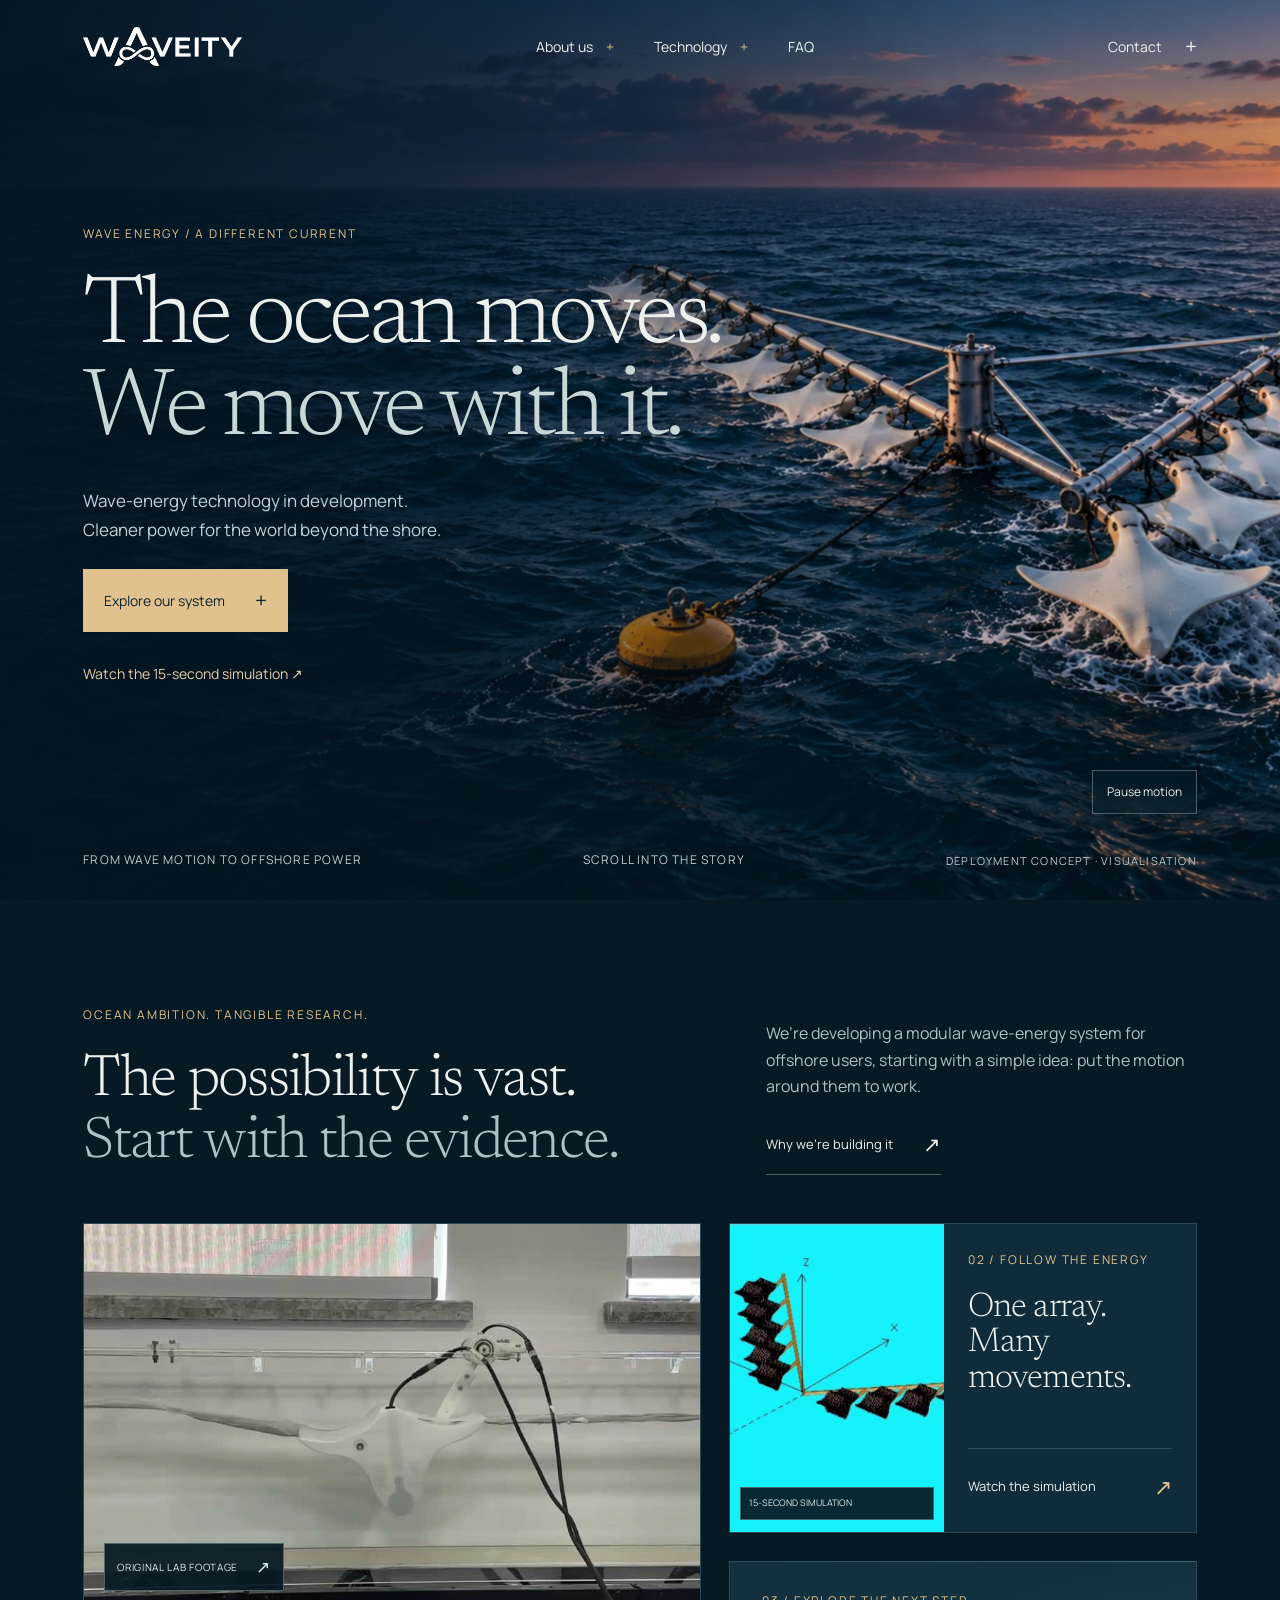
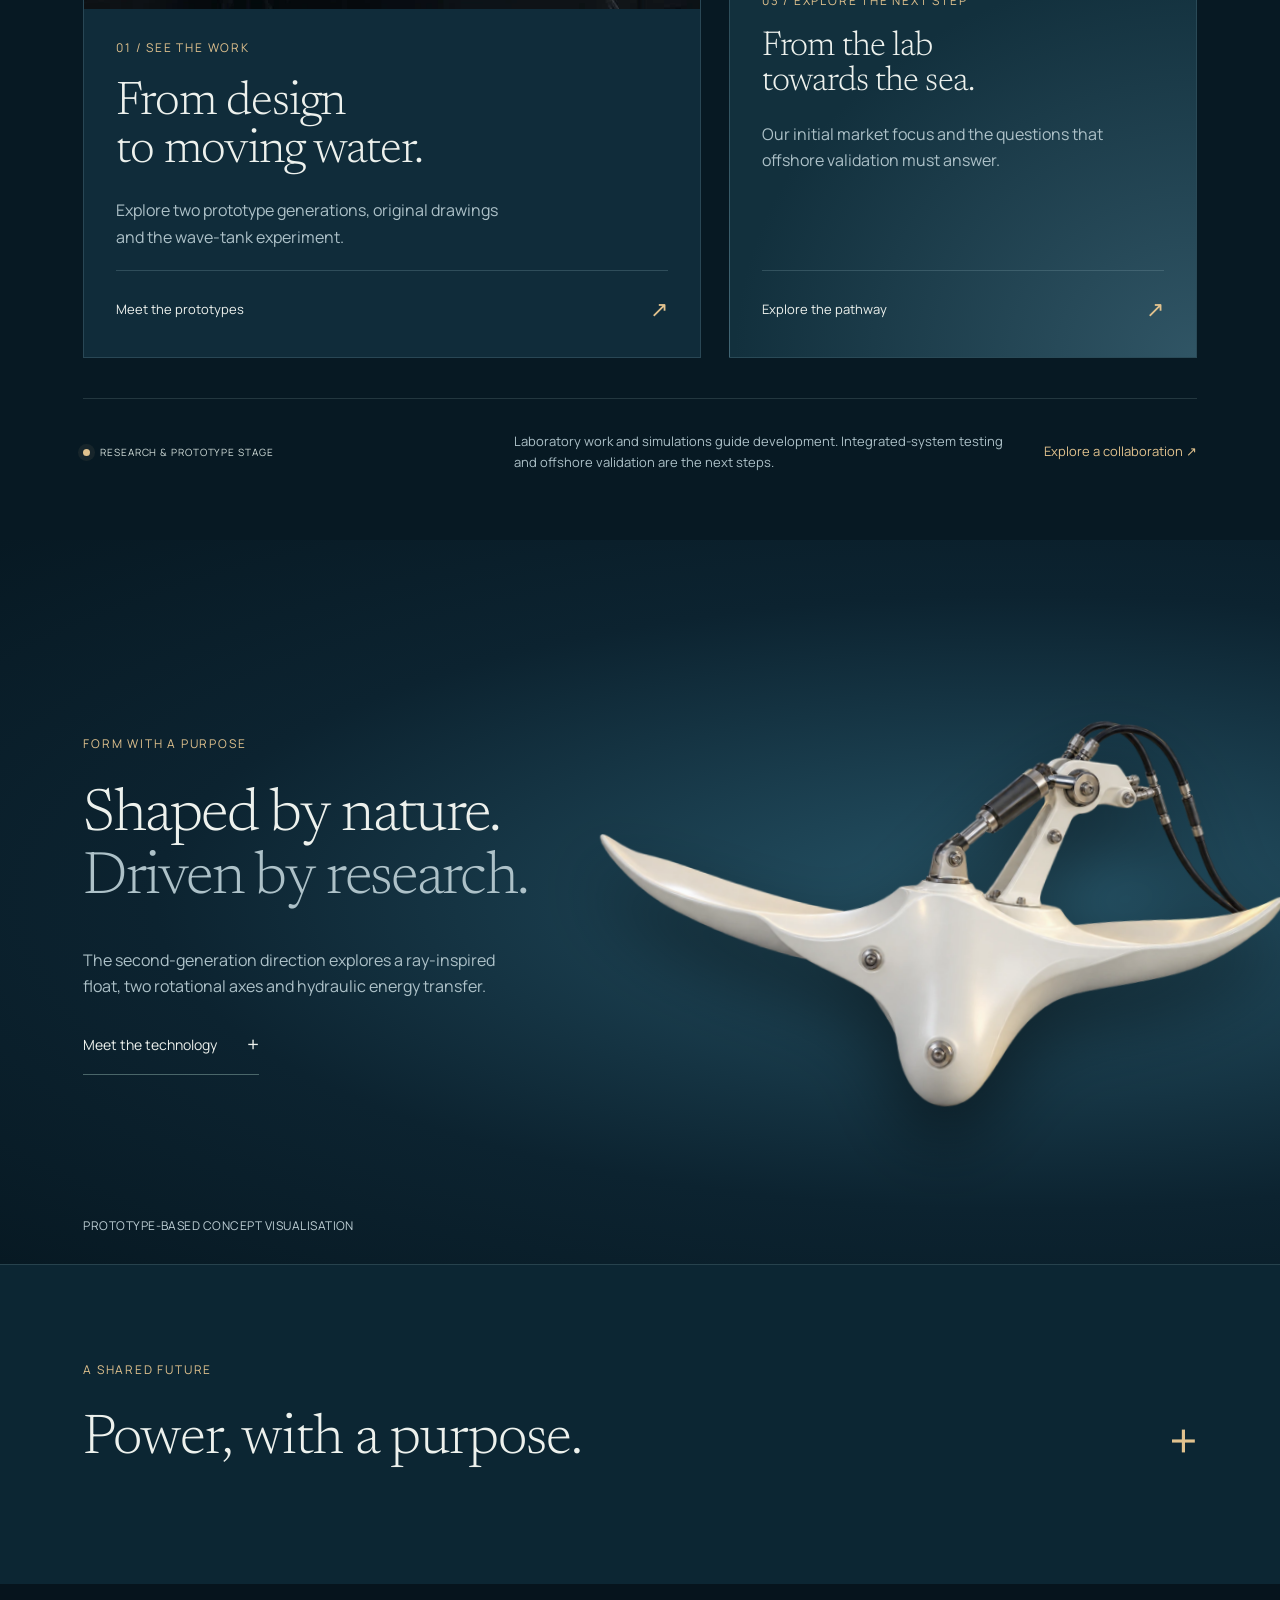
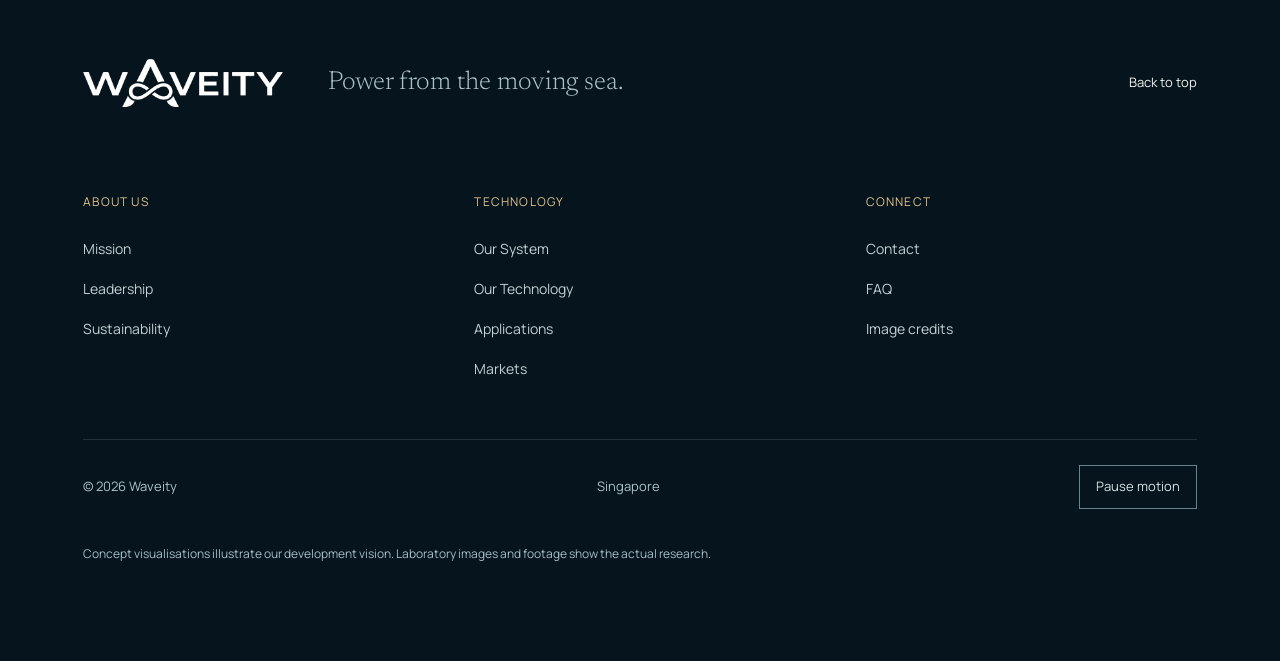
<file: index.html>
<!doctype html><html lang="en"><head><meta charset="utf-8"><meta name="viewport" content="width=device-width, initial-scale=1"><title>Power from the moving sea — Waveity</title><meta name="description" content="Waveity is developing wave-energy technology for offshore users. Explore the ray-inspired float, laboratory prototypes and pathway to offshore validation."><meta name="theme-color" content="#071c24"><link rel="icon" type="image/svg+xml" href="data:image/svg+xml,%3Csvg xmlns='http://www.w3.org/2000/svg' viewBox='0 0 64 64'%3E%3Crect width='64' height='64' rx='15' fill='%23071c24'/%3E%3Cpath d='M10 23l10 22 12-22 12 22 10-22' fill='none' stroke='%23e1c28e' stroke-width='6'/%3E%3C/svg%3E"><script defer src="app.js?v=6.1"></script><meta property="og:title" content="Power from the moving sea — Waveity"><meta property="og:description" content="Waveity is developing wave-energy technology for offshore users. Explore the ray-inspired float, laboratory prototypes and pathway to offshore validation."><meta property="og:type" content="website"><meta property="og:site_name" content="Waveity"><link rel="preload" href="assets/font-0.woff2" as="font" type="font/woff2" crossorigin><link rel="preload" href="assets/font-2.woff2" as="font" type="font/woff2" crossorigin><link rel="stylesheet" href="site.css?v=6.1"></head><body class="static-motion home-page" data-page="index"><a class="skip" href="#main">Skip to content</a><header id="header"><a href="index.html" class="brand" aria-label="Waveity home"><img src="assets/logo.png" alt="Waveity" width="1240" height="297"></a><nav aria-label="Main navigation"><div class="nav-group"><button aria-expanded="false" aria-controls="about-menu">About us <span>+</span></button><div id="about-menu" class="nav-panel" hidden><a href="mission.html">Mission</a><a href="leadership.html">Leadership</a><a href="sustainability.html">Sustainability</a></div></div><div class="nav-group"><button aria-expanded="false" aria-controls="technology-menu">Technology <span>+</span></button><div id="technology-menu" class="nav-panel" hidden><a href="system.html">Our System</a><a href="technology.html">Our Technology</a><a href="applications.html">Applications</a><a href="markets.html">Markets</a></div></div><a href="faq.html">FAQ</a></nav><a class="nav-contact" href="contact.html">Contact <span>+</span></a><button id="menu-toggle" aria-expanded="false" aria-controls="mobile-menu">Menu <span>+</span></button></header>
<nav id="mobile-menu" aria-label="Mobile navigation" hidden><div><span>ABOUT US</span><a href="mission.html">Mission</a><a href="leadership.html">Leadership</a><a href="sustainability.html">Sustainability</a></div><div><span>TECHNOLOGY</span><a href="system.html">Our System</a><a href="technology.html">Our Technology</a><a href="applications.html">Applications</a><a href="markets.html">Markets</a></div><div><a href="contact.html">Contact</a><a href="faq.html">FAQ</a></div></nav><div class="reading-progress" aria-hidden="true"></div><main id="main" tabindex="-1"><section id="home" class="hero"><img class="hero-background" src="assets/deployment-v2.webp" alt="Concept visualisation of a Waveity array floating on the ocean at dawn" fetchpriority="high" width="1672" height="941"><div class="hero-veil"></div><div class="hero-content"><div class="eyebrow">WAVE ENERGY / A DIFFERENT CURRENT</div><h1>The ocean moves.<br> <span>We move with it.</span></h1><p>Wave-energy technology in development.<br> Cleaner power for the world beyond the shore.</p><a class="underlined" href="system.html">Explore our system <span>+</span></a><a class="hero-research-link" href="system.html#simulation">Watch the 15-second simulation ↗</a></div><button class="motion-toggle" data-motion aria-pressed="false">Pause motion</button><div class="hero-foot"><span>FROM WAVE MOTION TO OFFSHORE POWER</span><a href="#home-story">SCROLL INTO THE STORY</a><span>DEPLOYMENT CONCEPT · VISUALISATION</span></div></section><section id="home-story" class="section research-entry" aria-labelledby="research-entry-title">
<div class="entry-heading"><div><span class="eyebrow">OCEAN AMBITION. TANGIBLE RESEARCH.</span><h2 id="research-entry-title">The possibility is vast.<br> <span>Start with the evidence.</span></h2></div><div><p>We’re developing a modular wave-energy system for offshore users, starting with a simple idea: put the motion around them to work.</p><a class="underlined" href="mission.html">Why we’re building it <span>↗</span></a></div></div>
<div class="research-index">
<a class="research-feature" href="technology.html?generation=2#prototypes"><div class="research-cover"><img src="assets/lab-motion-poster.webp" alt="Waveity’s ray-inspired float in the laboratory wave tank" width="960" height="544" loading="lazy"><span class="media-chip">ORIGINAL LAB FOOTAGE <b aria-hidden="true">↗</b></span></div><div class="research-index-copy"><span class="eyebrow">01 / SEE THE WORK</span><h3>From design<br> to moving water.</h3><p>Explore two prototype generations, original drawings and the wave-tank experiment.</p><span class="index-action">Meet the prototypes <b aria-hidden="true">↗</b></span></div></a>
<div class="research-side"><a href="system.html#simulation"><div class="research-cover"><img src="assets/cfd-poster.webp" alt="Numerical model of the modular float arrangement" width="1138" height="650" loading="lazy"><span class="media-chip">15-SECOND SIMULATION</span></div><div class="research-index-copy"><span class="eyebrow">02 / FOLLOW THE ENERGY</span><h3>One array.<br> Many movements.</h3><span class="index-action">Watch the simulation <b aria-hidden="true">↗</b></span></div></a><a class="research-next" href="markets.html"><span class="eyebrow">03 / EXPLORE THE NEXT STEP</span><h3>From the lab<br> towards the sea.</h3><p>Our initial market focus and the questions that offshore validation must answer.</p><span class="index-action">Explore the pathway <b aria-hidden="true">↗</b></span></a></div>
</div><div class="development-strip"><span class="stage-label"><i aria-hidden="true"></i> RESEARCH & PROTOTYPE STAGE</span><p>Laboratory work and simulations guide development. Integrated-system testing and offshore validation are the next steps.</p><a href="contact.html?interest=Pilot%20collaboration">Explore a collaboration <span aria-hidden="true">↗</span></a></div></section><section class="home-product"><div><span class="eyebrow">FORM WITH A PURPOSE</span><h2>Shaped by nature.<br> <span>Driven by research.</span></h2><p>The second-generation direction explores a ray-inspired float, two rotational axes and hydraulic energy transfer.</p><a class="underlined" href="technology.html">Meet the technology <span>+</span></a></div><img src="assets/float-v2.webp" alt="Concept render based on Waveity’s second-generation laboratory float" loading="lazy" width="1448" height="1086"><span class="concept-label">PROTOTYPE-BASED CONCEPT VISUALISATION</span></section><aside class="next-chapter"><span class="eyebrow">A SHARED FUTURE</span><a href="sustainability.html">Power, with a purpose.<span>+</span></a></aside><noscript><style>#contact-form,.prototype-tabs,[data-switch-gen],[data-motion],#menu-toggle,header nav{display:none}.prototype-panel{margin-top:40px}</style><p class="no-script">Interactive controls need JavaScript. You can browse all pages using the links below, view the research images and contact the team directly by email.</p></noscript></main><footer><div class="footer-top"><a href="index.html" aria-label="Waveity home"><img src="assets/logo.png" alt="Waveity" width="1240" height="297"></a><p>Power from the moving sea.</p><a href="#main">Back to top</a></div><div class="footer-sitemap"><div><span>ABOUT US</span><a href="mission.html">Mission</a><a href="leadership.html">Leadership</a><a href="sustainability.html">Sustainability</a></div><div><span>TECHNOLOGY</span><a href="system.html">Our System</a><a href="technology.html">Our Technology</a><a href="applications.html">Applications</a><a href="markets.html">Markets</a></div><div><span>CONNECT</span><a href="contact.html">Contact</a><a href="faq.html">FAQ</a><a href="credits.html">Image credits</a></div></div><div class="footer-bottom"><span>© 2026 Waveity</span><span>Singapore</span><button class="footer-motion" data-motion aria-pressed="false">Pause motion</button></div><p class="footer-note">Concept visualisations illustrate our development vision. Laboratory images and footage show the actual research.</p></footer></body></html>
</file>
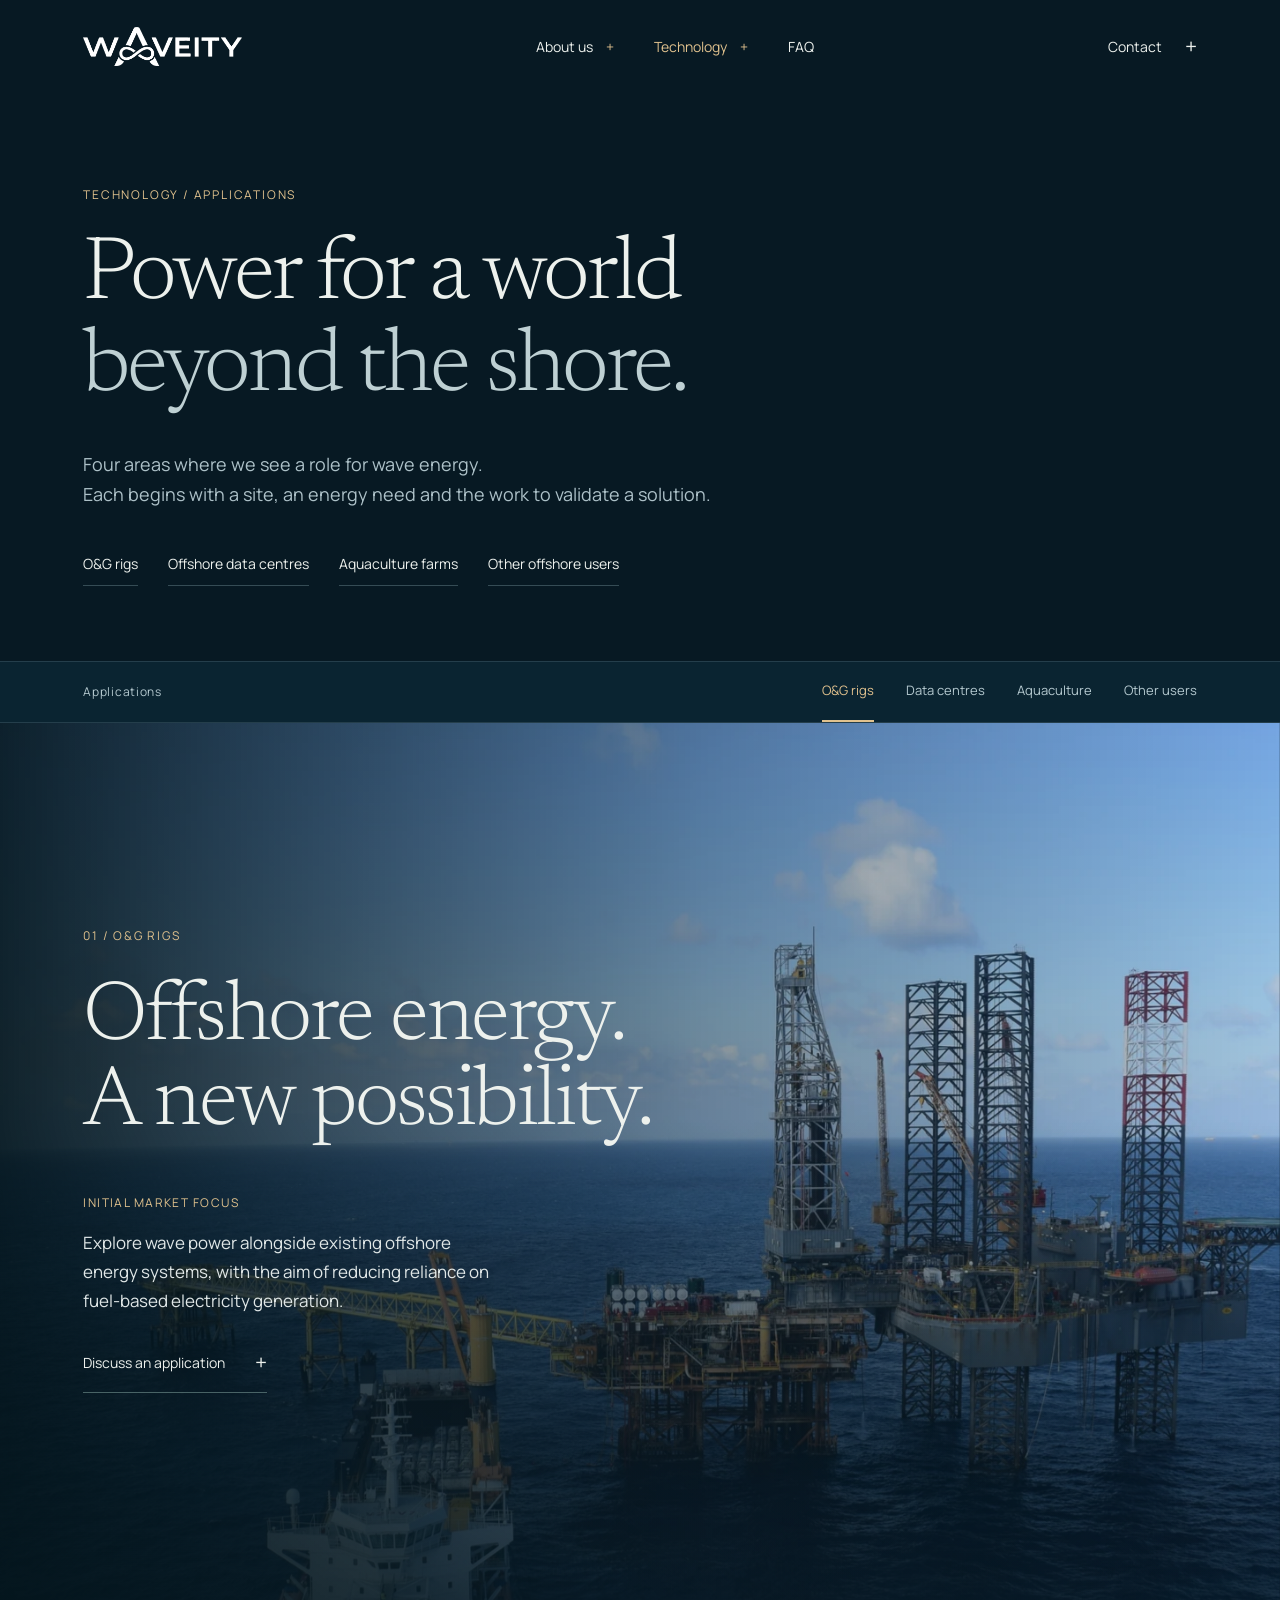
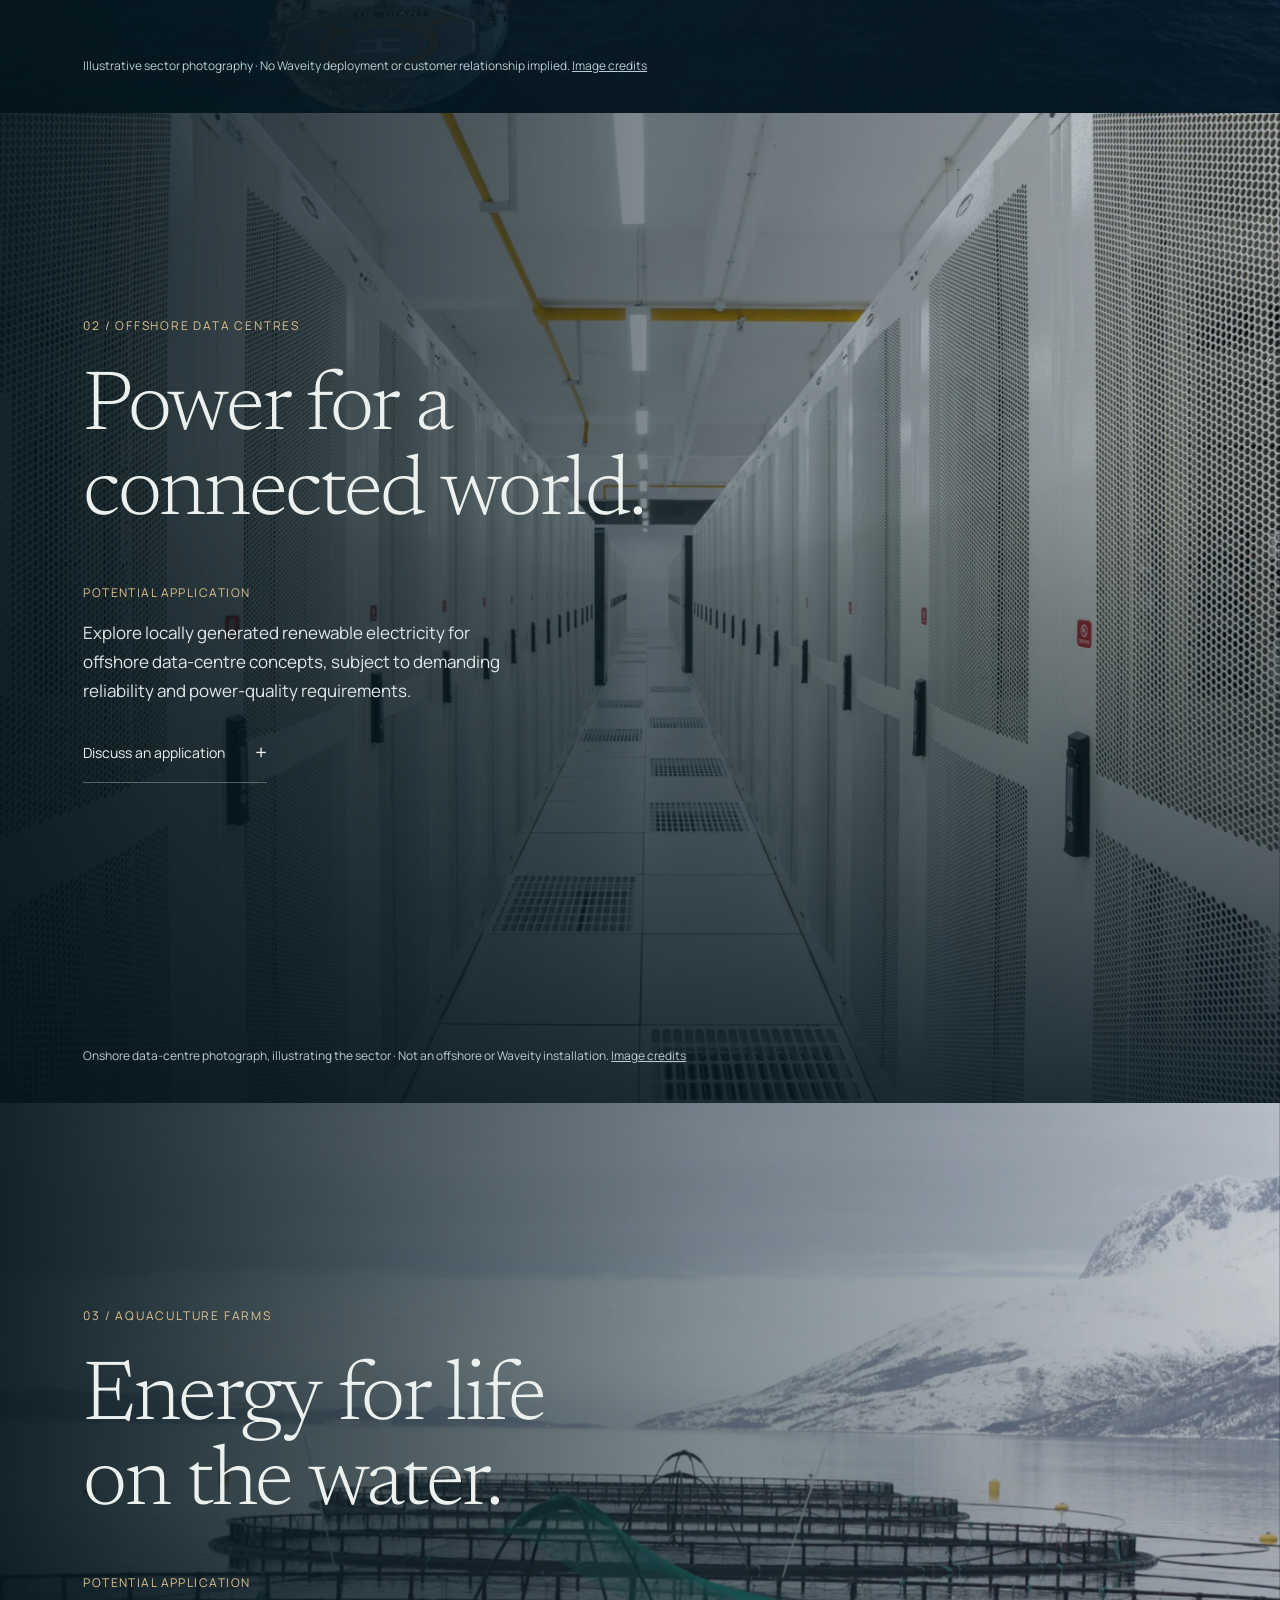
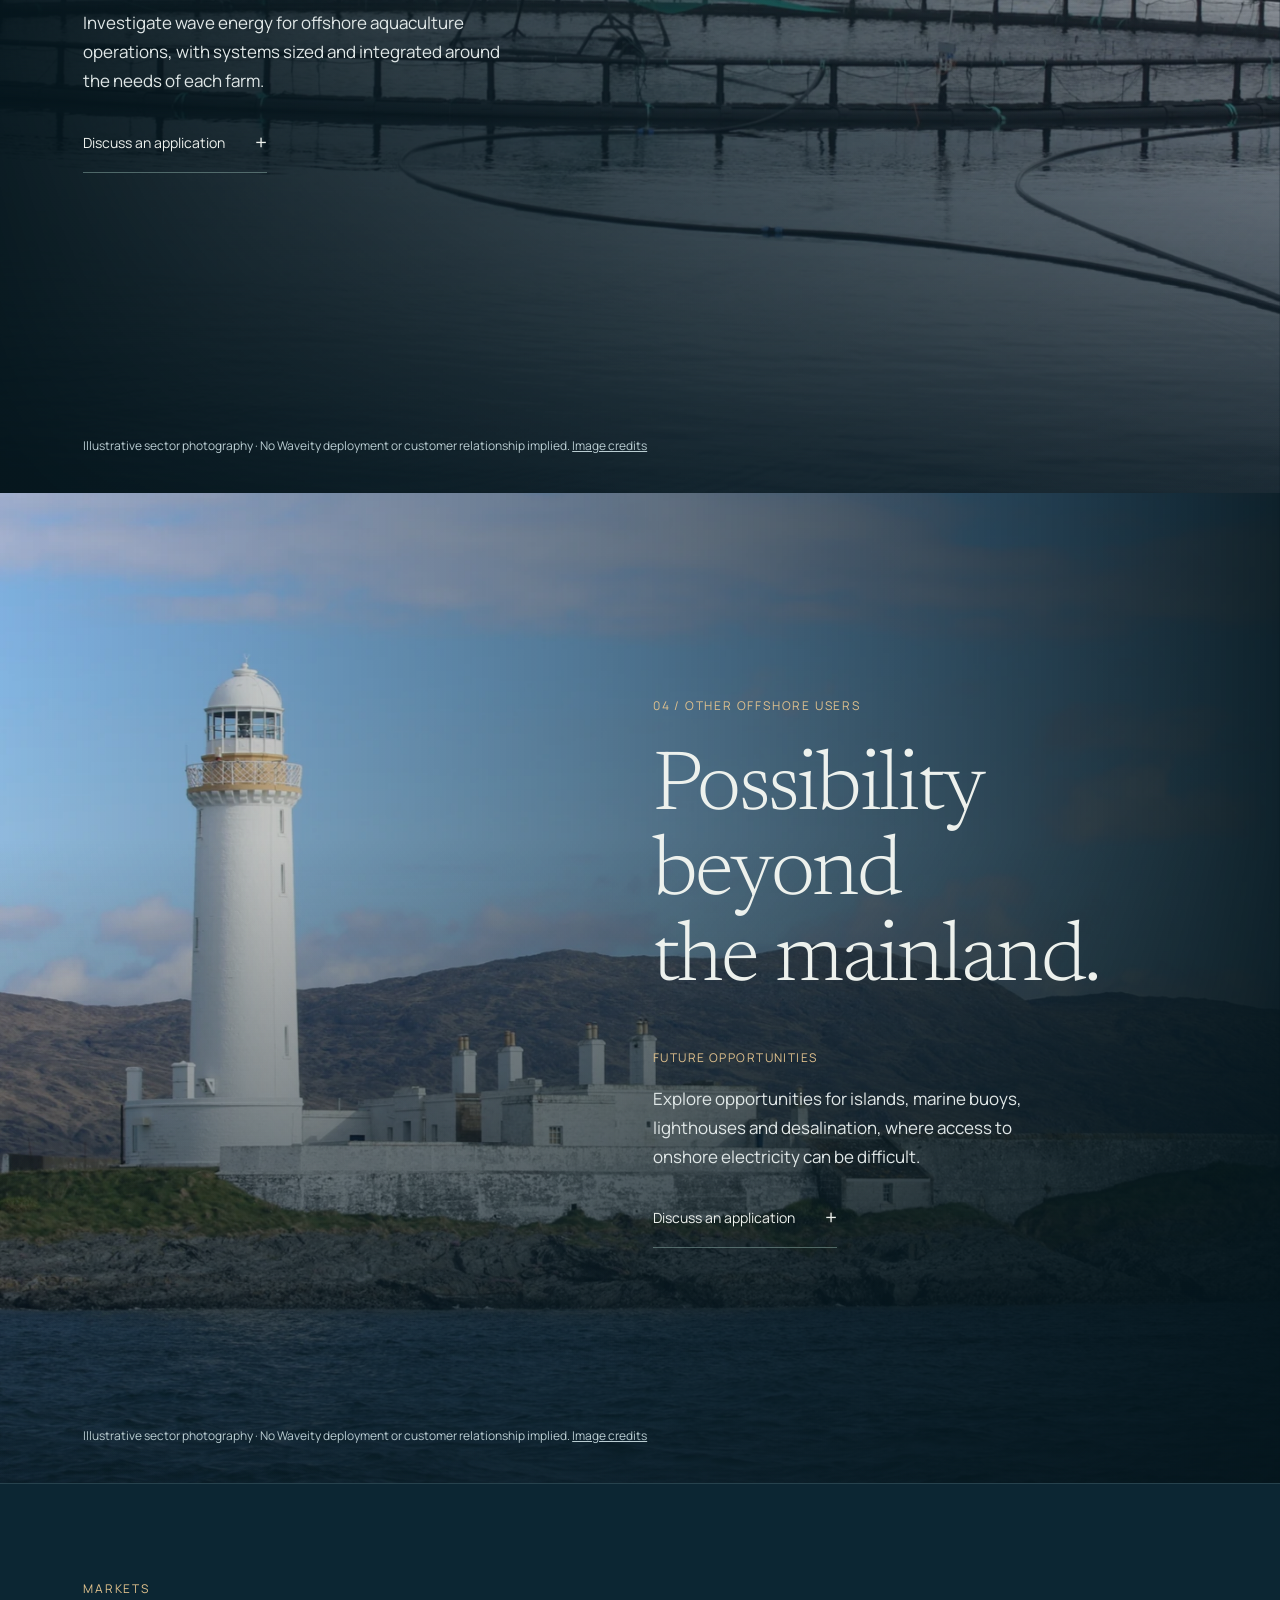
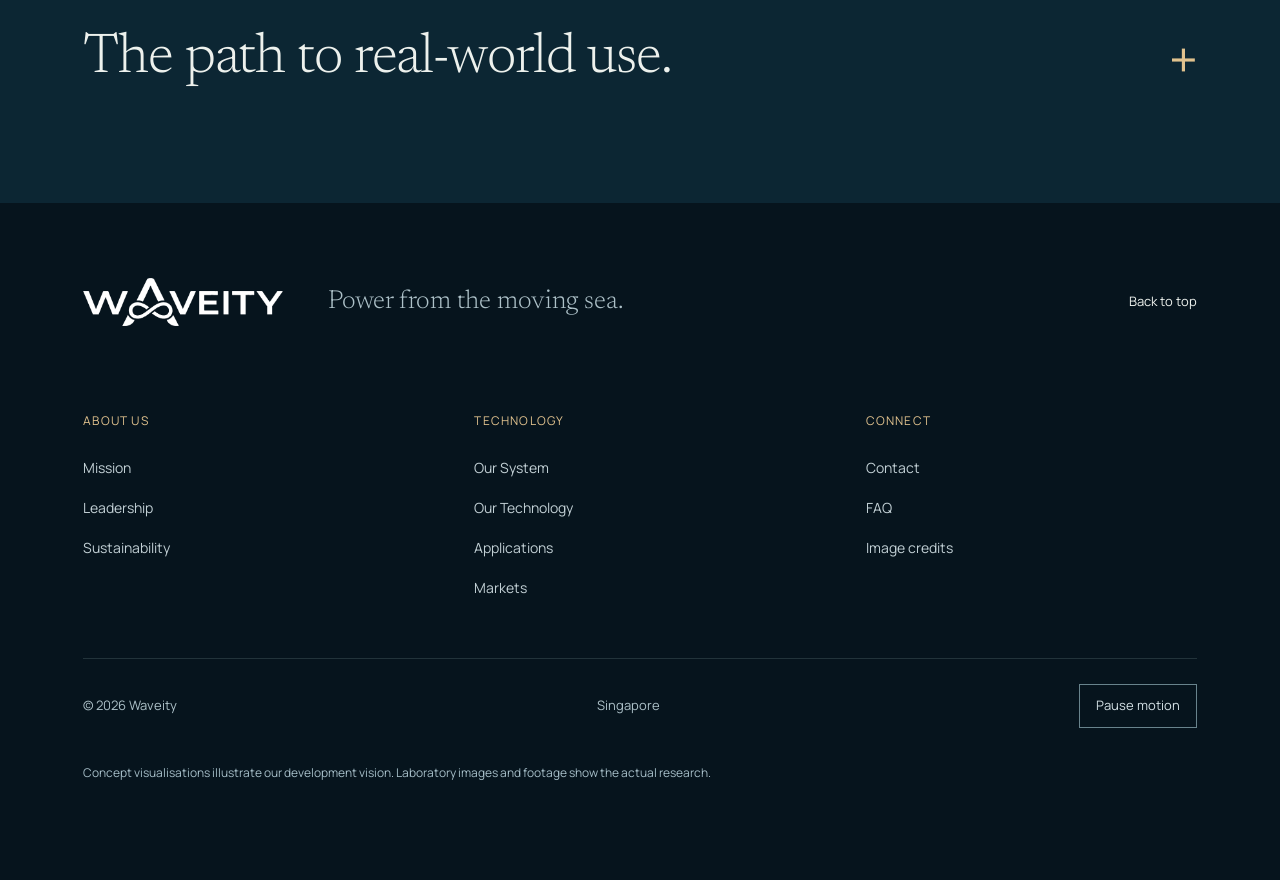
<file: applications.html>
<!doctype html><html lang="en"><head><meta charset="utf-8"><meta name="viewport" content="width=device-width, initial-scale=1"><title>Applications — Waveity</title><meta name="description" content="Explore potential wave-energy applications for oil and gas rigs, offshore data centres, aquaculture farms and other offshore users."><meta name="theme-color" content="#071c24"><link rel="icon" type="image/svg+xml" href="data:image/svg+xml,%3Csvg xmlns='http://www.w3.org/2000/svg' viewBox='0 0 64 64'%3E%3Crect width='64' height='64' rx='15' fill='%23071c24'/%3E%3Cpath d='M10 23l10 22 12-22 12 22 10-22' fill='none' stroke='%23e1c28e' stroke-width='6'/%3E%3C/svg%3E"><script defer src="app.js?v=6.1"></script><meta property="og:title" content="Applications — Waveity"><meta property="og:description" content="Explore potential wave-energy applications for oil and gas rigs, offshore data centres, aquaculture farms and other offshore users."><meta property="og:type" content="website"><meta property="og:site_name" content="Waveity"><link rel="preload" href="assets/font-0.woff2" as="font" type="font/woff2" crossorigin><link rel="preload" href="assets/font-2.woff2" as="font" type="font/woff2" crossorigin><link rel="stylesheet" href="site.css?v=6.1"></head><body class="static-motion applications-page" data-page="applications"><a class="skip" href="#main">Skip to content</a><header id="header"><a href="index.html" class="brand" aria-label="Waveity home"><img src="assets/logo.png" alt="Waveity" width="1240" height="297"></a><nav aria-label="Main navigation"><div class="nav-group"><button aria-expanded="false" aria-controls="about-menu">About us <span>+</span></button><div id="about-menu" class="nav-panel" hidden><a href="mission.html">Mission</a><a href="leadership.html">Leadership</a><a href="sustainability.html">Sustainability</a></div></div><div class="nav-group"><button aria-expanded="false" aria-controls="technology-menu">Technology <span>+</span></button><div id="technology-menu" class="nav-panel" hidden><a href="system.html">Our System</a><a href="technology.html">Our Technology</a><a href="applications.html">Applications</a><a href="markets.html">Markets</a></div></div><a href="faq.html">FAQ</a></nav><a class="nav-contact" href="contact.html">Contact <span>+</span></a><button id="menu-toggle" aria-expanded="false" aria-controls="mobile-menu">Menu <span>+</span></button></header>
<nav id="mobile-menu" aria-label="Mobile navigation" hidden><div><span>ABOUT US</span><a href="mission.html">Mission</a><a href="leadership.html">Leadership</a><a href="sustainability.html">Sustainability</a></div><div><span>TECHNOLOGY</span><a href="system.html">Our System</a><a href="technology.html">Our Technology</a><a href="applications.html">Applications</a><a href="markets.html">Markets</a></div><div><a href="contact.html">Contact</a><a href="faq.html">FAQ</a></div></nav><div class="reading-progress" aria-hidden="true"></div><main id="main" tabindex="-1"><section class="application-intro section"><span class="eyebrow">TECHNOLOGY / APPLICATIONS</span><h1>Power for a world<br> <em>beyond the shore.</em></h1><p>Four areas where we see a role for wave energy.<br> Each begins with a site, an energy need and the work to validate a solution.</p><nav class="application-jumps" aria-label="Application sectors"><a href="#oil-gas">O&G rigs</a><a href="#data-centres">Offshore data centres</a><a href="#aquaculture">Aquaculture farms</a><a href="#other-offshore">Other offshore users</a></nav></section><nav class="chapter-nav" aria-label="Applications sections"><span>Applications</span><div><a href="#oil-gas">O&G rigs</a><a href="#data-centres">Data centres</a><a href="#aquaculture">Aquaculture</a><a href="#other-offshore">Other users</a></div></nav><section class="application-chapter" id="oil-gas"><div class="application-photo"><img src="assets/rig-4k-1920.webp" srcset="assets/rig-4k-960.webp 960w, assets/rig-4k-1920.webp 1920w, assets/rig-4k.webp 3840w" sizes="100vw" style="object-position:65% 52%" alt="Offshore oil and gas platform, illustrating a target sector" loading="lazy" width="1920" height="1280"><div class="photo-shade"></div></div><div class="application-chapter-copy"><span class="eyebrow">01 / O&G RIGS</span><h2>Offshore energy.<br> A new possibility.</h2><div class="application-chapter-detail"><span class="status">INITIAL MARKET FOCUS</span><p>Explore wave power alongside existing offshore energy systems, with the aim of reducing reliance on fuel-based electricity generation.</p><a class="underlined" href="contact.html">Discuss an application <span>+</span></a></div></div><p class="application-credit">Illustrative sector photography · No Waveity deployment or customer relationship implied. <a href="credits.html">Image credits</a></p></section><section class="application-chapter" id="data-centres"><div class="application-photo"><img src="assets/data-centre-4k-1920.webp" srcset="assets/data-centre-4k-960.webp 960w, assets/data-centre-4k-1920.webp 1920w, assets/data-centre-4k.webp 3840w" sizes="100vw" style="object-position:50% 50%" alt="Server infrastructure, illustrating data-centre power needs" loading="lazy" width="1920" height="1281"><div class="photo-shade"></div></div><div class="application-chapter-copy"><span class="eyebrow">02 / OFFSHORE DATA CENTRES</span><h2>Power for a<br> connected world.</h2><div class="application-chapter-detail"><span class="status">POTENTIAL APPLICATION</span><p>Explore locally generated renewable electricity for offshore data-centre concepts, subject to demanding reliability and power-quality requirements.</p><a class="underlined" href="contact.html">Discuss an application <span>+</span></a></div></div><p class="application-credit">Onshore data-centre photograph, illustrating the sector · Not an offshore or Waveity installation. <a href="credits.html">Image credits</a></p></section><section class="application-chapter" id="aquaculture"><div class="application-photo"><img src="assets/aquaculture-4k-1920.webp" srcset="assets/aquaculture-4k-960.webp 960w, assets/aquaculture-4k-1920.webp 1920w, assets/aquaculture-4k.webp 3840w" sizes="100vw" style="object-position:50% 60%" alt="Marine aquaculture pens, illustrating a potential application" loading="lazy" width="1920" height="1280"><div class="photo-shade"></div></div><div class="application-chapter-copy"><span class="eyebrow">03 / AQUACULTURE FARMS</span><h2>Energy for life<br> on the water.</h2><div class="application-chapter-detail"><span class="status">POTENTIAL APPLICATION</span><p>Investigate wave energy for offshore aquaculture operations, with systems sized and integrated around the needs of each farm.</p><a class="underlined" href="contact.html">Discuss an application <span>+</span></a></div></div><p class="application-credit">Illustrative sector photography · No Waveity deployment or customer relationship implied. <a href="credits.html">Image credits</a></p></section><section class="application-chapter" id="other-offshore"><div class="application-photo"><img src="assets/offshore-4k-1920.webp" srcset="assets/offshore-4k-960.webp 960w, assets/offshore-4k-1920.webp 1920w, assets/offshore-4k.webp 3840w" sizes="100vw" style="object-position:26% 50%" alt="Coastal island setting, illustrating wider marine applications" loading="lazy" width="1920" height="1280"><div class="photo-shade"></div></div><div class="application-chapter-copy"><span class="eyebrow">04 / OTHER OFFSHORE USERS</span><h2>Possibility beyond<br> the mainland.</h2><div class="application-chapter-detail"><span class="status">FUTURE OPPORTUNITIES</span><p>Explore opportunities for islands, marine buoys, lighthouses and desalination, where access to onshore electricity can be difficult.</p><a class="underlined" href="contact.html">Discuss an application <span>+</span></a></div></div><p class="application-credit">Illustrative sector photography · No Waveity deployment or customer relationship implied. <a href="credits.html">Image credits</a></p></section><aside class="next-chapter"><span class="eyebrow">MARKETS</span><a href="markets.html">The path to real-world use.<span>+</span></a></aside><noscript><style>#contact-form,.prototype-tabs,[data-switch-gen],[data-motion],#menu-toggle,header nav{display:none}.prototype-panel{margin-top:40px}</style><p class="no-script">Interactive controls need JavaScript. You can browse all pages using the links below, view the research images and contact the team directly by email.</p></noscript></main><footer><div class="footer-top"><a href="index.html" aria-label="Waveity home"><img src="assets/logo.png" alt="Waveity" width="1240" height="297"></a><p>Power from the moving sea.</p><a href="#main">Back to top</a></div><div class="footer-sitemap"><div><span>ABOUT US</span><a href="mission.html">Mission</a><a href="leadership.html">Leadership</a><a href="sustainability.html">Sustainability</a></div><div><span>TECHNOLOGY</span><a href="system.html">Our System</a><a href="technology.html">Our Technology</a><a href="applications.html">Applications</a><a href="markets.html">Markets</a></div><div><span>CONNECT</span><a href="contact.html">Contact</a><a href="faq.html">FAQ</a><a href="credits.html">Image credits</a></div></div><div class="footer-bottom"><span>© 2026 Waveity</span><span>Singapore</span><button class="footer-motion" data-motion aria-pressed="false">Pause motion</button></div><p class="footer-note">Concept visualisations illustrate our development vision. Laboratory images and footage show the actual research.</p></footer></body></html>
</file>
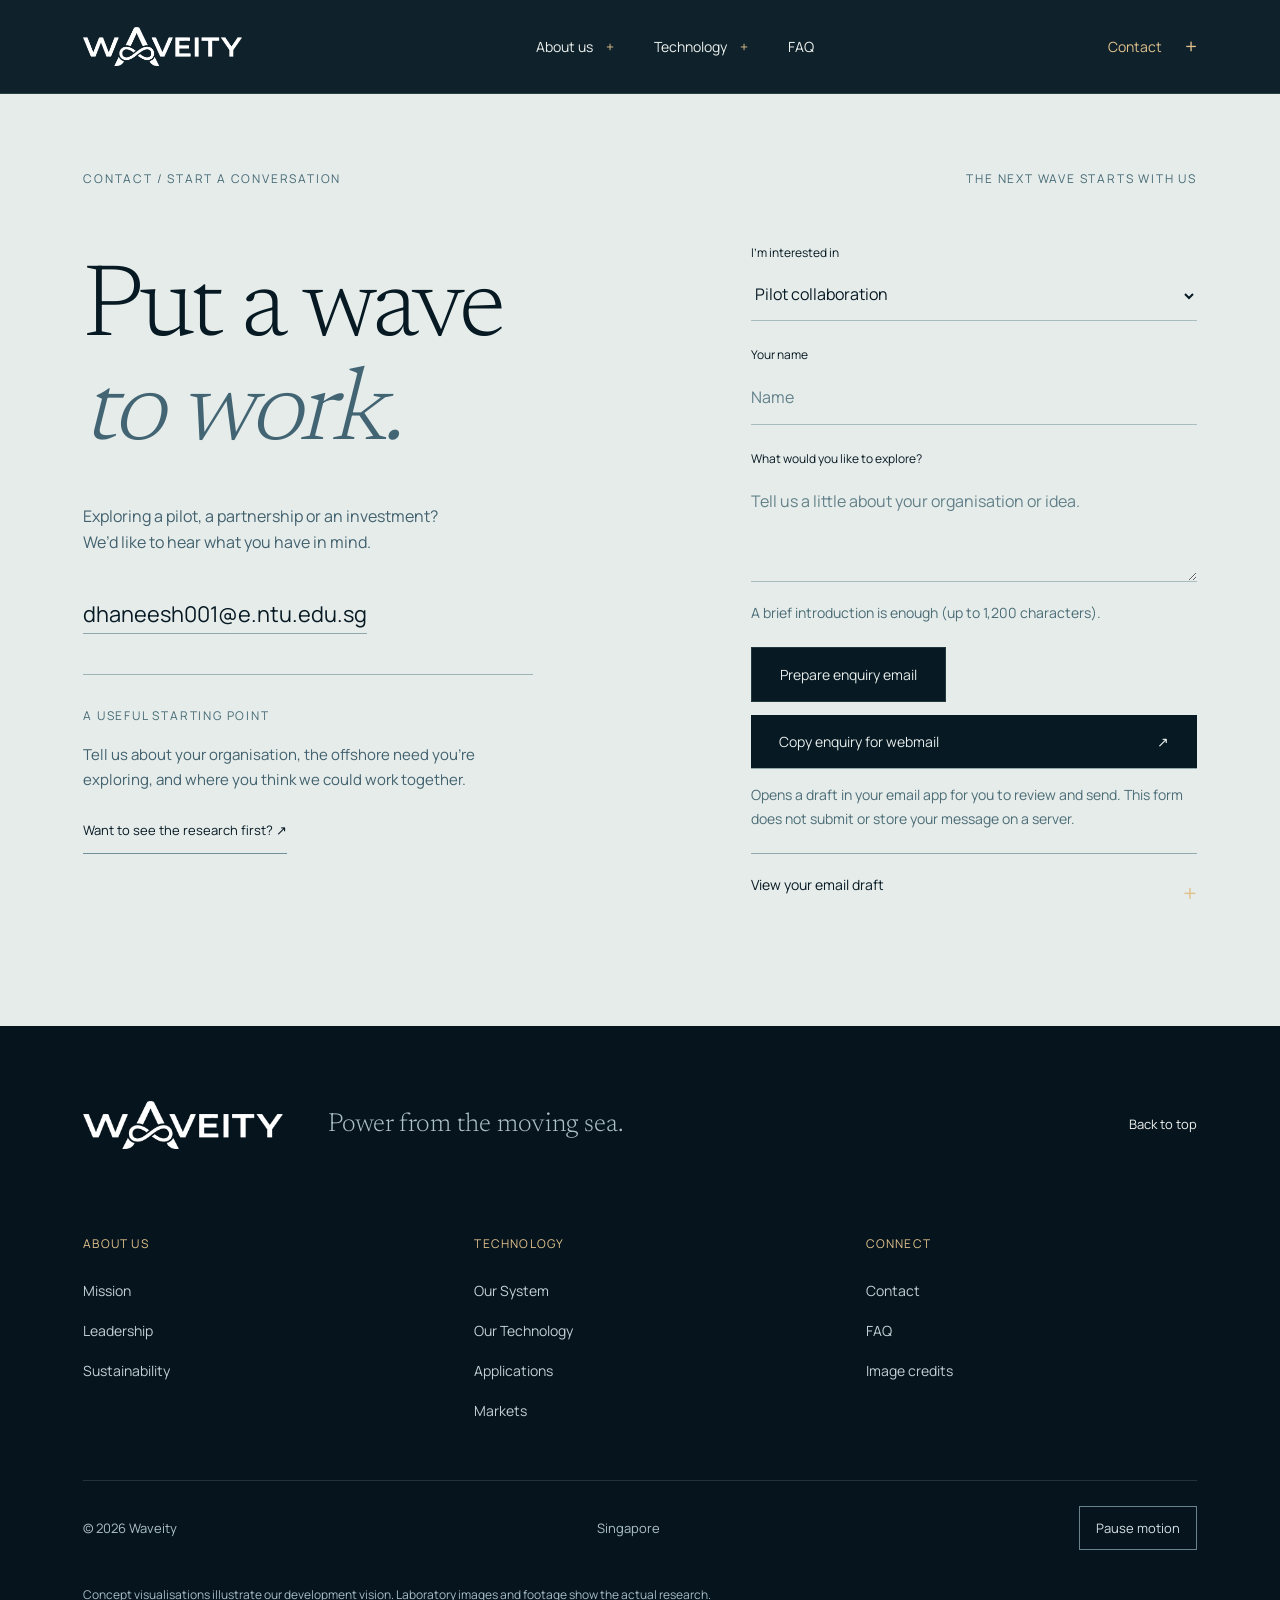
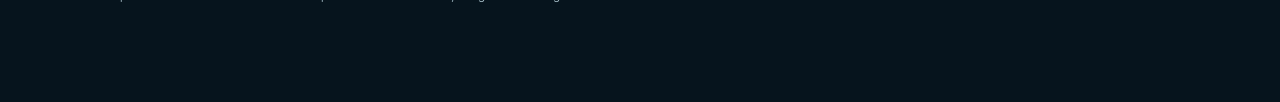
<file: contact.html>
<!doctype html><html lang="en"><head><meta charset="utf-8"><meta name="viewport" content="width=device-width, initial-scale=1"><title>Contact — Waveity</title><meta name="description" content="Contact the Waveity team about pilot collaboration, engineering, research partnerships or investment. Prepare an enquiry in your own email app."><meta name="theme-color" content="#071c24"><link rel="icon" type="image/svg+xml" href="data:image/svg+xml,%3Csvg xmlns='http://www.w3.org/2000/svg' viewBox='0 0 64 64'%3E%3Crect width='64' height='64' rx='15' fill='%23071c24'/%3E%3Cpath d='M10 23l10 22 12-22 12 22 10-22' fill='none' stroke='%23e1c28e' stroke-width='6'/%3E%3C/svg%3E"><script defer src="app.js?v=6.1"></script><meta property="og:title" content="Contact — Waveity"><meta property="og:description" content="Contact the Waveity team about pilot collaboration, engineering, research partnerships or investment. Prepare an enquiry in your own email app."><meta property="og:type" content="website"><meta property="og:site_name" content="Waveity"><link rel="preload" href="assets/font-0.woff2" as="font" type="font/woff2" crossorigin><link rel="preload" href="assets/font-2.woff2" as="font" type="font/woff2" crossorigin><link rel="stylesheet" href="site.css?v=6.1"></head><body class="static-motion interior contact-page" data-page="contact"><a class="skip" href="#main">Skip to content</a><header id="header"><a href="index.html" class="brand" aria-label="Waveity home"><img src="assets/logo.png" alt="Waveity" width="1240" height="297"></a><nav aria-label="Main navigation"><div class="nav-group"><button aria-expanded="false" aria-controls="about-menu">About us <span>+</span></button><div id="about-menu" class="nav-panel" hidden><a href="mission.html">Mission</a><a href="leadership.html">Leadership</a><a href="sustainability.html">Sustainability</a></div></div><div class="nav-group"><button aria-expanded="false" aria-controls="technology-menu">Technology <span>+</span></button><div id="technology-menu" class="nav-panel" hidden><a href="system.html">Our System</a><a href="technology.html">Our Technology</a><a href="applications.html">Applications</a><a href="markets.html">Markets</a></div></div><a href="faq.html">FAQ</a></nav><a class="nav-contact" href="contact.html">Contact <span>+</span></a><button id="menu-toggle" aria-expanded="false" aria-controls="mobile-menu">Menu <span>+</span></button></header>
<nav id="mobile-menu" aria-label="Mobile navigation" hidden><div><span>ABOUT US</span><a href="mission.html">Mission</a><a href="leadership.html">Leadership</a><a href="sustainability.html">Sustainability</a></div><div><span>TECHNOLOGY</span><a href="system.html">Our System</a><a href="technology.html">Our Technology</a><a href="applications.html">Applications</a><a href="markets.html">Markets</a></div><div><a href="contact.html">Contact</a><a href="faq.html">FAQ</a></div></nav><div class="reading-progress" aria-hidden="true"></div><main id="main" tabindex="-1"><section class="contact section" id="contact"><div class="section-top"><span class="eyebrow">CONTACT / START A CONVERSATION</span><span class="eyebrow">THE NEXT WAVE STARTS WITH US</span></div><div class="contact-grid"><div><h1>Put a wave<br> <em>to work.</em></h1><p>Exploring a pilot, a partnership or an investment?<br> We’d like to hear what you have in mind.</p><a class="email-link" href="mailto:dhaneesh001@e.ntu.edu.sg">dhaneesh001@e.ntu.edu.sg</a><div class="contact-prompt"><span class="eyebrow">A USEFUL STARTING POINT</span><p>Tell us about your organisation, the offshore need you’re exploring, and where you think we could work together.</p><a href="technology.html#prototypes">Want to see the research first? ↗</a></div></div><form id="contact-form" aria-label="Prepare an email enquiry"><label for="interest">I’m interested in</label><select id="interest" name="interest"><option>Pilot collaboration</option><option>Investment</option><option>Engineering partnership</option><option>Research collaboration</option><option>General enquiry</option></select><label for="visitor-name">Your name</label><input id="visitor-name" name="name" autocomplete="name" placeholder="Name" required maxlength="120"><label for="message">What would you like to explore?</label><textarea id="message" name="message" rows="3" placeholder="Tell us a little about your organisation or idea." required maxlength="1200" aria-describedby="message-help"></textarea><p class="fine form-help" id="message-help">A brief introduction is enough (up to 1,200 characters).</p><button class="pill" type="submit">Prepare enquiry email</button><button class="copy-enquiry" type="button" id="copy-enquiry">Copy enquiry for webmail <span aria-hidden="true">↗</span></button><p class="fine" id="contact-status" role="status">Opens a draft in your email app for you to review and send. This form does not submit or store your message on a server.</p><details class="enquiry-preview"><summary>View your email draft</summary><textarea id="enquiry-preview" aria-label="Email draft for copying" rows="9" readonly></textarea><p class="fine">Copy this into your preferred email service. Nothing is sent until you send it there.</p></details></form></div></section><noscript><style>#contact-form,.prototype-tabs,[data-switch-gen],[data-motion],#menu-toggle,header nav{display:none}.prototype-panel{margin-top:40px}</style><p class="no-script">Interactive controls need JavaScript. You can browse all pages using the links below, view the research images and contact the team directly by email.</p></noscript></main><footer><div class="footer-top"><a href="index.html" aria-label="Waveity home"><img src="assets/logo.png" alt="Waveity" width="1240" height="297"></a><p>Power from the moving sea.</p><a href="#main">Back to top</a></div><div class="footer-sitemap"><div><span>ABOUT US</span><a href="mission.html">Mission</a><a href="leadership.html">Leadership</a><a href="sustainability.html">Sustainability</a></div><div><span>TECHNOLOGY</span><a href="system.html">Our System</a><a href="technology.html">Our Technology</a><a href="applications.html">Applications</a><a href="markets.html">Markets</a></div><div><span>CONNECT</span><a href="contact.html">Contact</a><a href="faq.html">FAQ</a><a href="credits.html">Image credits</a></div></div><div class="footer-bottom"><span>© 2026 Waveity</span><span>Singapore</span><button class="footer-motion" data-motion aria-pressed="false">Pause motion</button></div><p class="footer-note">Concept visualisations illustrate our development vision. Laboratory images and footage show the actual research.</p></footer></body></html>
</file>
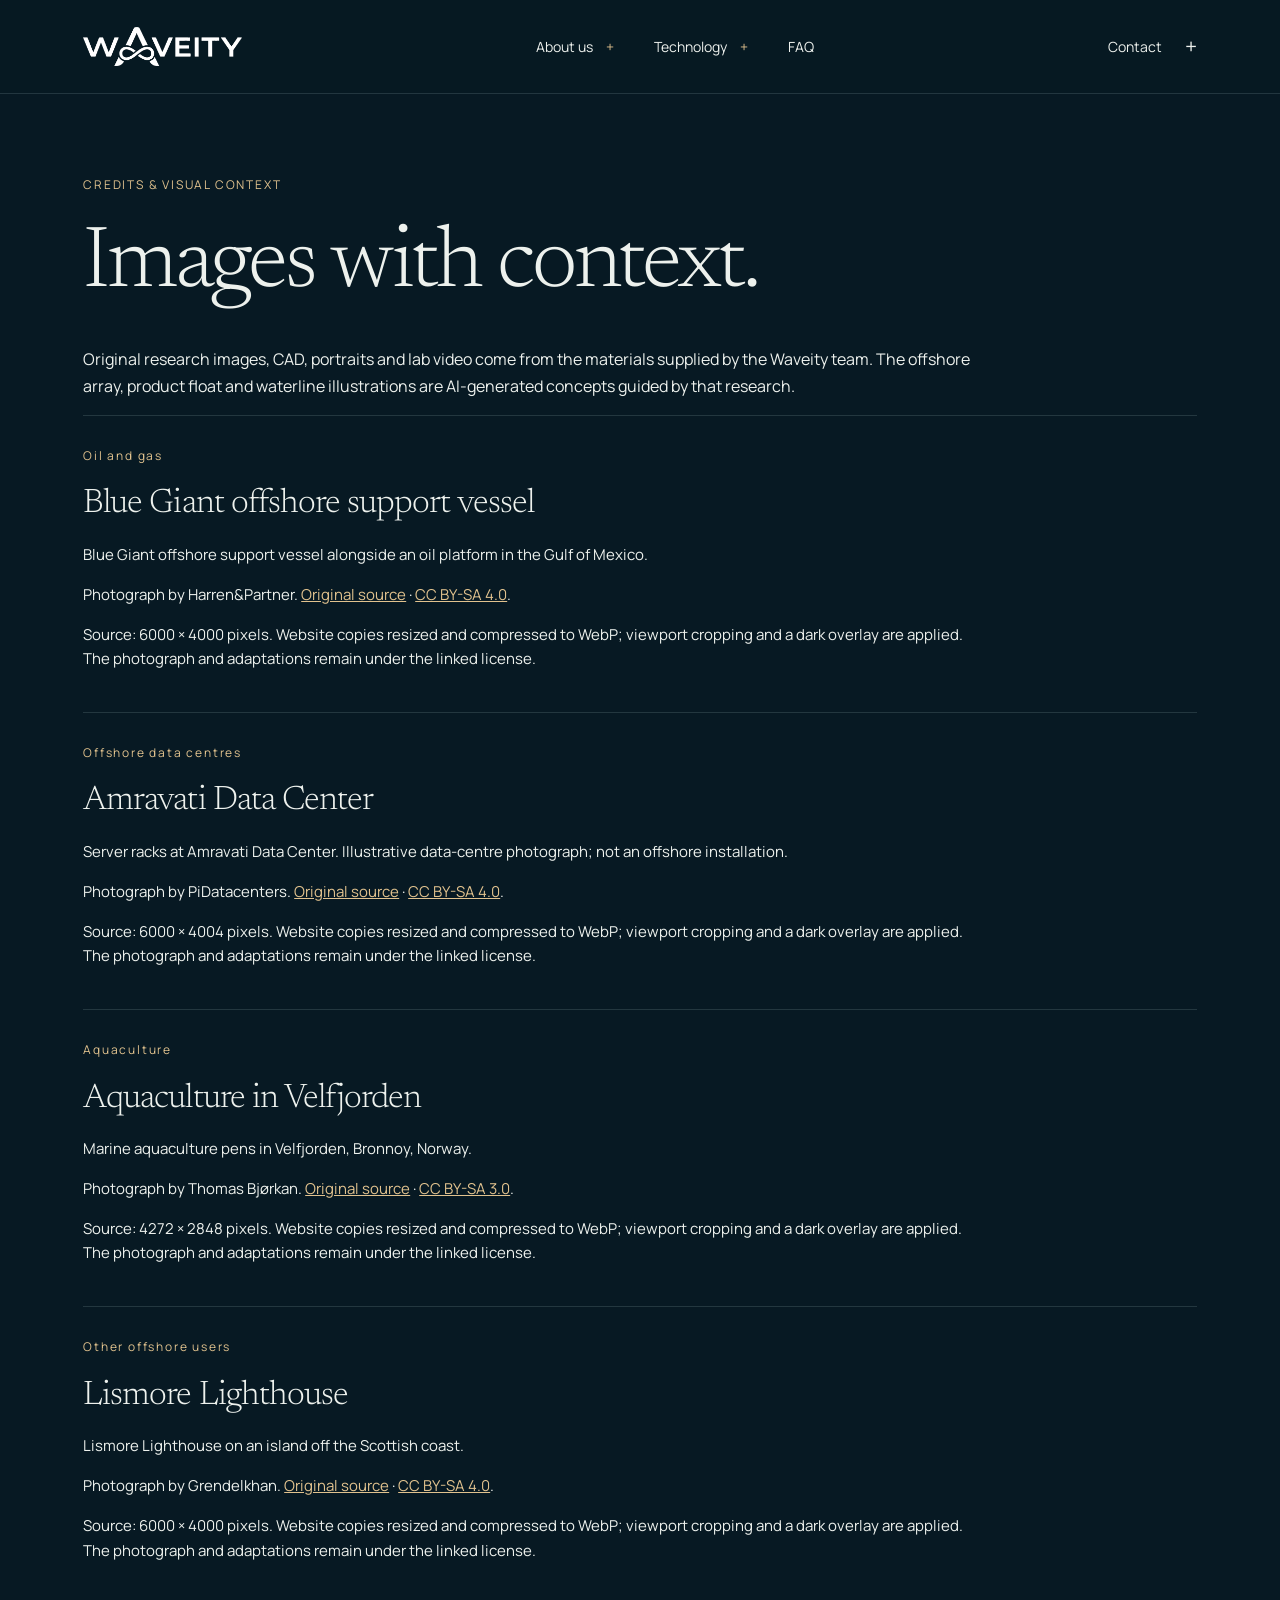
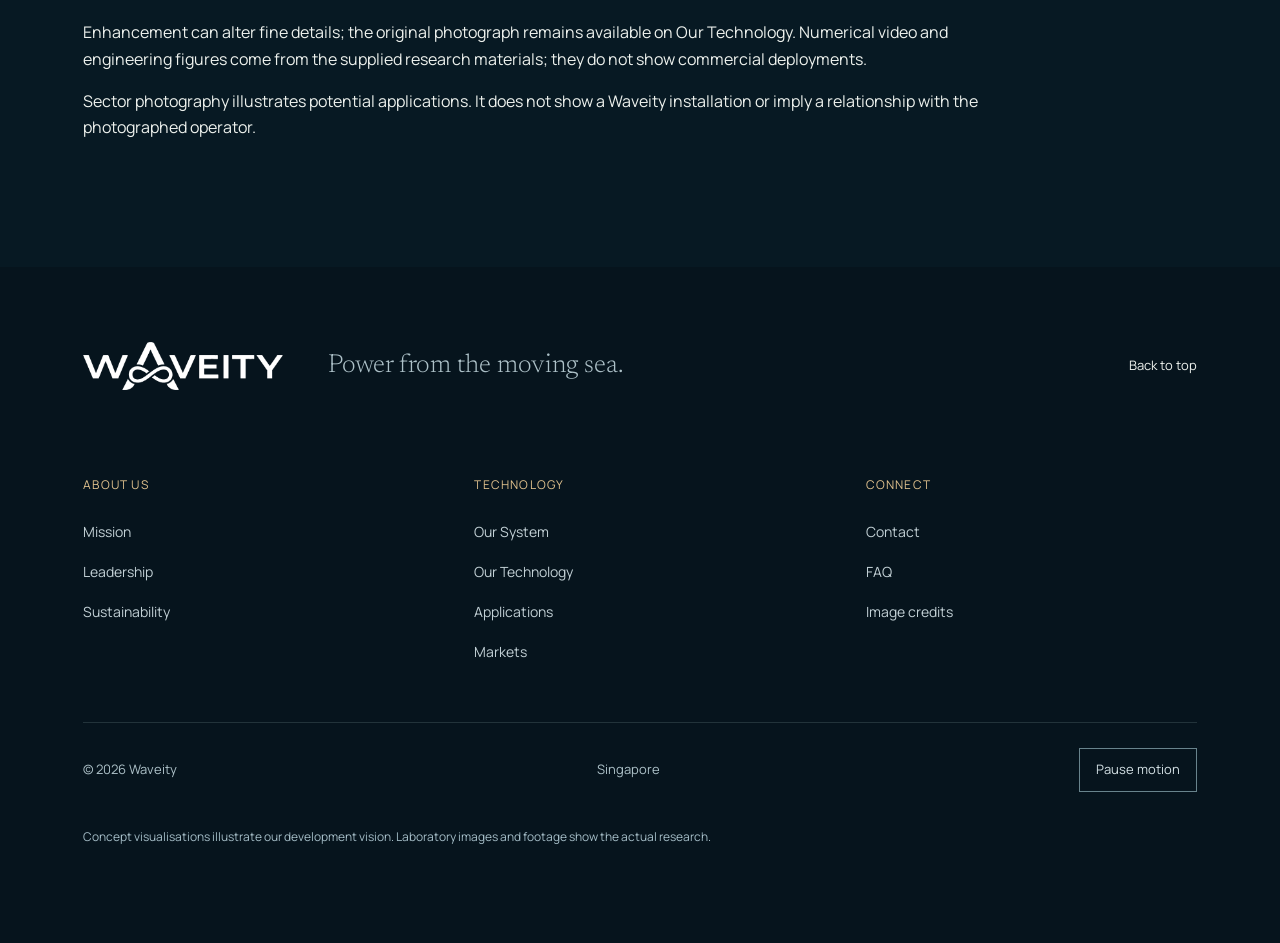
<file: credits.html>
<!doctype html><html lang="en"><head><meta charset="utf-8"><meta name="viewport" content="width=device-width, initial-scale=1"><title>Image credits — Waveity</title><meta name="description" content="Sources, photographers, licenses and context for Waveity’s research imagery, concept visualisations and offshore application photographs."><meta name="theme-color" content="#071c24"><link rel="icon" type="image/svg+xml" href="data:image/svg+xml,%3Csvg xmlns='http://www.w3.org/2000/svg' viewBox='0 0 64 64'%3E%3Crect width='64' height='64' rx='15' fill='%23071c24'/%3E%3Cpath d='M10 23l10 22 12-22 12 22 10-22' fill='none' stroke='%23e1c28e' stroke-width='6'/%3E%3C/svg%3E"><script defer src="app.js?v=6.1"></script><meta property="og:title" content="Image credits — Waveity"><meta property="og:description" content="Sources, photographers, licenses and context for Waveity’s research imagery, concept visualisations and offshore application photographs."><meta property="og:type" content="website"><meta property="og:site_name" content="Waveity"><link rel="preload" href="assets/font-0.woff2" as="font" type="font/woff2" crossorigin><link rel="preload" href="assets/font-2.woff2" as="font" type="font/woff2" crossorigin><link rel="stylesheet" href="site.css?v=6.1"></head><body class="static-motion interior" data-page="credits"><a class="skip" href="#main">Skip to content</a><header id="header"><a href="index.html" class="brand" aria-label="Waveity home"><img src="assets/logo.png" alt="Waveity" width="1240" height="297"></a><nav aria-label="Main navigation"><div class="nav-group"><button aria-expanded="false" aria-controls="about-menu">About us <span>+</span></button><div id="about-menu" class="nav-panel" hidden><a href="mission.html">Mission</a><a href="leadership.html">Leadership</a><a href="sustainability.html">Sustainability</a></div></div><div class="nav-group"><button aria-expanded="false" aria-controls="technology-menu">Technology <span>+</span></button><div id="technology-menu" class="nav-panel" hidden><a href="system.html">Our System</a><a href="technology.html">Our Technology</a><a href="applications.html">Applications</a><a href="markets.html">Markets</a></div></div><a href="faq.html">FAQ</a></nav><a class="nav-contact" href="contact.html">Contact <span>+</span></a><button id="menu-toggle" aria-expanded="false" aria-controls="mobile-menu">Menu <span>+</span></button></header>
<nav id="mobile-menu" aria-label="Mobile navigation" hidden><div><span>ABOUT US</span><a href="mission.html">Mission</a><a href="leadership.html">Leadership</a><a href="sustainability.html">Sustainability</a></div><div><span>TECHNOLOGY</span><a href="system.html">Our System</a><a href="technology.html">Our Technology</a><a href="applications.html">Applications</a><a href="markets.html">Markets</a></div><div><a href="contact.html">Contact</a><a href="faq.html">FAQ</a></div></nav><div class="reading-progress" aria-hidden="true"></div><main id="main" tabindex="-1"><section class="section credits"><span class="eyebrow">CREDITS & VISUAL CONTEXT</span><h1>Images with context.</h1><p>Original research images, CAD, portraits and lab video come from the materials supplied by the Waveity team. The offshore array, product float and waterline illustrations are AI-generated concepts guided by that research.</p><div id="photo-credits"><article><span class="eyebrow">Oil and gas</span><h2>Blue Giant offshore support vessel</h2><p>Blue Giant offshore support vessel alongside an oil platform in the Gulf of Mexico.</p><p>Photograph by Harren&amp;Partner. <a href="https://commons.wikimedia.org/wiki/File:Blue_Giant.jpg" target="_blank" rel="noopener">Original source</a> · <a href="https://creativecommons.org/licenses/by-sa/4.0" target="_blank" rel="noopener">CC BY-SA 4.0</a>.</p><p>Source: 6000 × 4000 pixels. Website copies resized and compressed to WebP; viewport cropping and a dark overlay are applied. The photograph and adaptations remain under the linked license.</p></article><article><span class="eyebrow">Offshore data centres</span><h2>Amravati Data Center</h2><p>Server racks at Amravati Data Center. Illustrative data-centre photograph; not an offshore installation.</p><p>Photograph by PiDatacenters. <a href="https://commons.wikimedia.org/wiki/File:Racks_Amravati_Data_Center.jpg" target="_blank" rel="noopener">Original source</a> · <a href="https://creativecommons.org/licenses/by-sa/4.0" target="_blank" rel="noopener">CC BY-SA 4.0</a>.</p><p>Source: 6000 × 4004 pixels. Website copies resized and compressed to WebP; viewport cropping and a dark overlay are applied. The photograph and adaptations remain under the linked license.</p></article><article><span class="eyebrow">Aquaculture</span><h2>Aquaculture in Velfjorden</h2><p>Marine aquaculture pens in Velfjorden, Bronnoy, Norway.</p><p>Photograph by Thomas Bjørkan. <a href="https://commons.wikimedia.org/wiki/File:Fish_cages.jpg" target="_blank" rel="noopener">Original source</a> · <a href="https://creativecommons.org/licenses/by-sa/3.0" target="_blank" rel="noopener">CC BY-SA 3.0</a>.</p><p>Source: 4272 × 2848 pixels. Website copies resized and compressed to WebP; viewport cropping and a dark overlay are applied. The photograph and adaptations remain under the linked license.</p></article><article><span class="eyebrow">Other offshore users</span><h2>Lismore Lighthouse</h2><p>Lismore Lighthouse on an island off the Scottish coast.</p><p>Photograph by Grendelkhan. <a href="https://commons.wikimedia.org/wiki/File:Lismore_Lighthouse_seen_from_a_boat_4.jpg" target="_blank" rel="noopener">Original source</a> · <a href="https://creativecommons.org/licenses/by-sa/4.0" target="_blank" rel="noopener">CC BY-SA 4.0</a>.</p><p>Source: 6000 × 4000 pixels. Website copies resized and compressed to WebP; viewport cropping and a dark overlay are applied. The photograph and adaptations remain under the linked license.</p></article></div><p> Enhancement can alter fine details; the original photograph remains available on Our Technology. Numerical video and engineering figures come from the supplied research materials; they do not show commercial deployments.</p><p>Sector photography illustrates potential applications. It does not show a Waveity installation or imply a relationship with the photographed operator.</p></section><noscript><style>#contact-form,.prototype-tabs,[data-switch-gen],[data-motion],#menu-toggle,header nav{display:none}.prototype-panel{margin-top:40px}</style><p class="no-script">Interactive controls need JavaScript. You can browse all pages using the links below, view the research images and contact the team directly by email.</p></noscript></main><footer><div class="footer-top"><a href="index.html" aria-label="Waveity home"><img src="assets/logo.png" alt="Waveity" width="1240" height="297"></a><p>Power from the moving sea.</p><a href="#main">Back to top</a></div><div class="footer-sitemap"><div><span>ABOUT US</span><a href="mission.html">Mission</a><a href="leadership.html">Leadership</a><a href="sustainability.html">Sustainability</a></div><div><span>TECHNOLOGY</span><a href="system.html">Our System</a><a href="technology.html">Our Technology</a><a href="applications.html">Applications</a><a href="markets.html">Markets</a></div><div><span>CONNECT</span><a href="contact.html">Contact</a><a href="faq.html">FAQ</a><a href="credits.html">Image credits</a></div></div><div class="footer-bottom"><span>© 2026 Waveity</span><span>Singapore</span><button class="footer-motion" data-motion aria-pressed="false">Pause motion</button></div><p class="footer-note">Concept visualisations illustrate our development vision. Laboratory images and footage show the actual research.</p></footer></body></html>
</file>
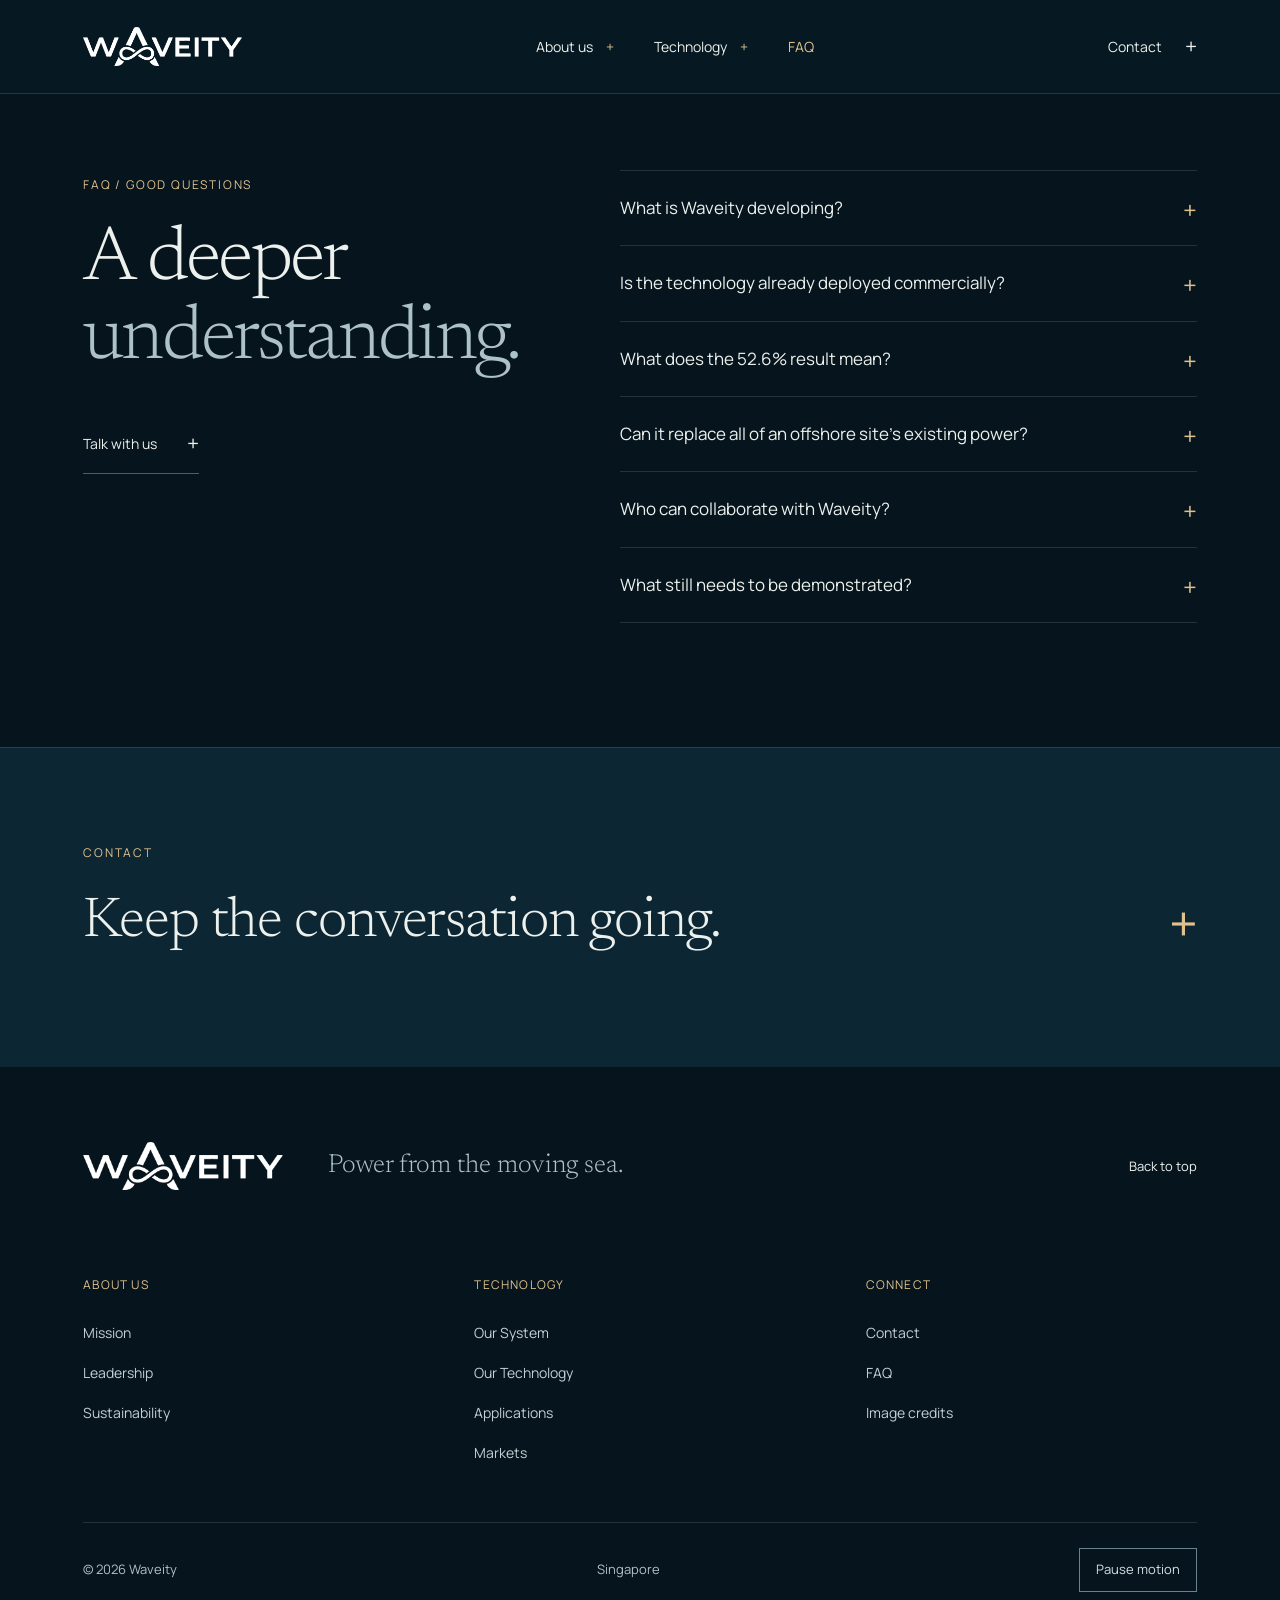
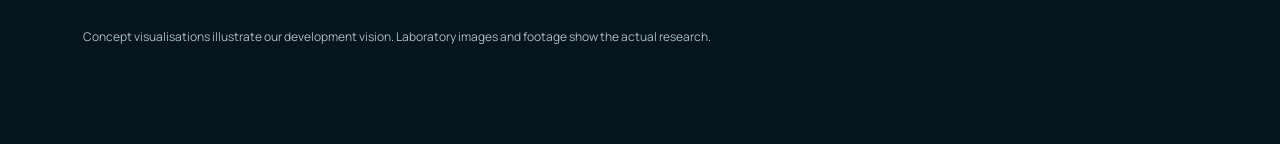
<file: faq.html>
<!doctype html><html lang="en"><head><meta charset="utf-8"><meta name="viewport" content="width=device-width, initial-scale=1"><title>Frequently asked questions — Waveity</title><meta name="description" content="Answers about Waveity’s wave-energy research, prototype stage, simulation results, offshore integration and collaboration opportunities."><meta name="theme-color" content="#071c24"><link rel="icon" type="image/svg+xml" href="data:image/svg+xml,%3Csvg xmlns='http://www.w3.org/2000/svg' viewBox='0 0 64 64'%3E%3Crect width='64' height='64' rx='15' fill='%23071c24'/%3E%3Cpath d='M10 23l10 22 12-22 12 22 10-22' fill='none' stroke='%23e1c28e' stroke-width='6'/%3E%3C/svg%3E"><script defer src="app.js?v=6.1"></script><meta property="og:title" content="Frequently asked questions — Waveity"><meta property="og:description" content="Answers about Waveity’s wave-energy research, prototype stage, simulation results, offshore integration and collaboration opportunities."><meta property="og:type" content="website"><meta property="og:site_name" content="Waveity"><link rel="preload" href="assets/font-0.woff2" as="font" type="font/woff2" crossorigin><link rel="preload" href="assets/font-2.woff2" as="font" type="font/woff2" crossorigin><link rel="stylesheet" href="site.css?v=6.1"></head><body class="static-motion interior faq-page" data-page="faq"><a class="skip" href="#main">Skip to content</a><header id="header"><a href="index.html" class="brand" aria-label="Waveity home"><img src="assets/logo.png" alt="Waveity" width="1240" height="297"></a><nav aria-label="Main navigation"><div class="nav-group"><button aria-expanded="false" aria-controls="about-menu">About us <span>+</span></button><div id="about-menu" class="nav-panel" hidden><a href="mission.html">Mission</a><a href="leadership.html">Leadership</a><a href="sustainability.html">Sustainability</a></div></div><div class="nav-group"><button aria-expanded="false" aria-controls="technology-menu">Technology <span>+</span></button><div id="technology-menu" class="nav-panel" hidden><a href="system.html">Our System</a><a href="technology.html">Our Technology</a><a href="applications.html">Applications</a><a href="markets.html">Markets</a></div></div><a href="faq.html">FAQ</a></nav><a class="nav-contact" href="contact.html">Contact <span>+</span></a><button id="menu-toggle" aria-expanded="false" aria-controls="mobile-menu">Menu <span>+</span></button></header>
<nav id="mobile-menu" aria-label="Mobile navigation" hidden><div><span>ABOUT US</span><a href="mission.html">Mission</a><a href="leadership.html">Leadership</a><a href="sustainability.html">Sustainability</a></div><div><span>TECHNOLOGY</span><a href="system.html">Our System</a><a href="technology.html">Our Technology</a><a href="applications.html">Applications</a><a href="markets.html">Markets</a></div><div><a href="contact.html">Contact</a><a href="faq.html">FAQ</a></div></nav><div class="reading-progress" aria-hidden="true"></div><main id="main" tabindex="-1"><section class="faq section" id="faq"><div><span class="eyebrow">FAQ / GOOD QUESTIONS</span><h1>A deeper<br> <span>understanding.</span></h1><a class="text-button" href="contact.html">Talk with us <span>+</span></a></div><div class="questions"><details><summary>What is Waveity developing?</summary><p>A floating wave-energy system designed to capture ocean motion and convert it into electricity for offshore users. The research combines moving floats, adaptive mechanics and hydraulic energy transfer.</p><a class="faq-evidence" href="system.html">Explore the system <span aria-hidden="true">↗</span></a></details><details><summary>Is the technology already deployed commercially?</summary><p>The work is at the research and prototype stage. Laboratory prototypes and simulations inform development; offshore pilot validation and commercial deployment are future steps.</p><a class="faq-evidence" href="markets.html">Explore the development pathway <span aria-hidden="true">↗</span></a></details><details><summary>What does the 52.6% result mean?</summary><p>It is a simulated energy-capture efficiency result from the team’s ANSYS modelling, reported for modelled waves of 2.5–3.9 m. It is not a field-measured efficiency, a capacity factor, or a guarantee of electricity output at a customer site.</p><a class="faq-evidence" href="technology.html#research">Review all simulation conditions <span aria-hidden="true">↗</span></a></details><details><summary>Can it replace all of an offshore site's existing power?</summary><p>That has not yet been demonstrated. Site conditions, demand, storage, backup supply and system integration would need to be assessed before defining the role of wave power at a particular location.</p><a class="faq-evidence" href="system.html#connections">See the proposed connections <span aria-hidden="true">↗</span></a></details><details><summary>Who can collaborate with Waveity?</summary><p>We welcome enquiries from offshore operators, pilot-site partners, marine engineers, research collaborators and investors interested in supporting the transition from laboratory research to offshore validation.</p><a class="faq-evidence" href="contact.html">Start a conversation <span aria-hidden="true">↗</span></a></details><details><summary>What still needs to be demonstrated?</summary><p>Integrated electrical output, offshore reliability, maintenance requirements, site-specific economics and lifecycle environmental performance all need further validation. Laboratory results guide that work; they do not yet establish commercial performance.</p><a class="faq-evidence" href="markets.html">See the validation priorities <span aria-hidden="true">↗</span></a></details></div></section><aside class="next-chapter"><span class="eyebrow">CONTACT</span><a href="contact.html">Keep the conversation going.<span>+</span></a></aside><noscript><style>#contact-form,.prototype-tabs,[data-switch-gen],[data-motion],#menu-toggle,header nav{display:none}.prototype-panel{margin-top:40px}</style><p class="no-script">Interactive controls need JavaScript. You can browse all pages using the links below, view the research images and contact the team directly by email.</p></noscript></main><footer><div class="footer-top"><a href="index.html" aria-label="Waveity home"><img src="assets/logo.png" alt="Waveity" width="1240" height="297"></a><p>Power from the moving sea.</p><a href="#main">Back to top</a></div><div class="footer-sitemap"><div><span>ABOUT US</span><a href="mission.html">Mission</a><a href="leadership.html">Leadership</a><a href="sustainability.html">Sustainability</a></div><div><span>TECHNOLOGY</span><a href="system.html">Our System</a><a href="technology.html">Our Technology</a><a href="applications.html">Applications</a><a href="markets.html">Markets</a></div><div><span>CONNECT</span><a href="contact.html">Contact</a><a href="faq.html">FAQ</a><a href="credits.html">Image credits</a></div></div><div class="footer-bottom"><span>© 2026 Waveity</span><span>Singapore</span><button class="footer-motion" data-motion aria-pressed="false">Pause motion</button></div><p class="footer-note">Concept visualisations illustrate our development vision. Laboratory images and footage show the actual research.</p></footer></body></html>
</file>
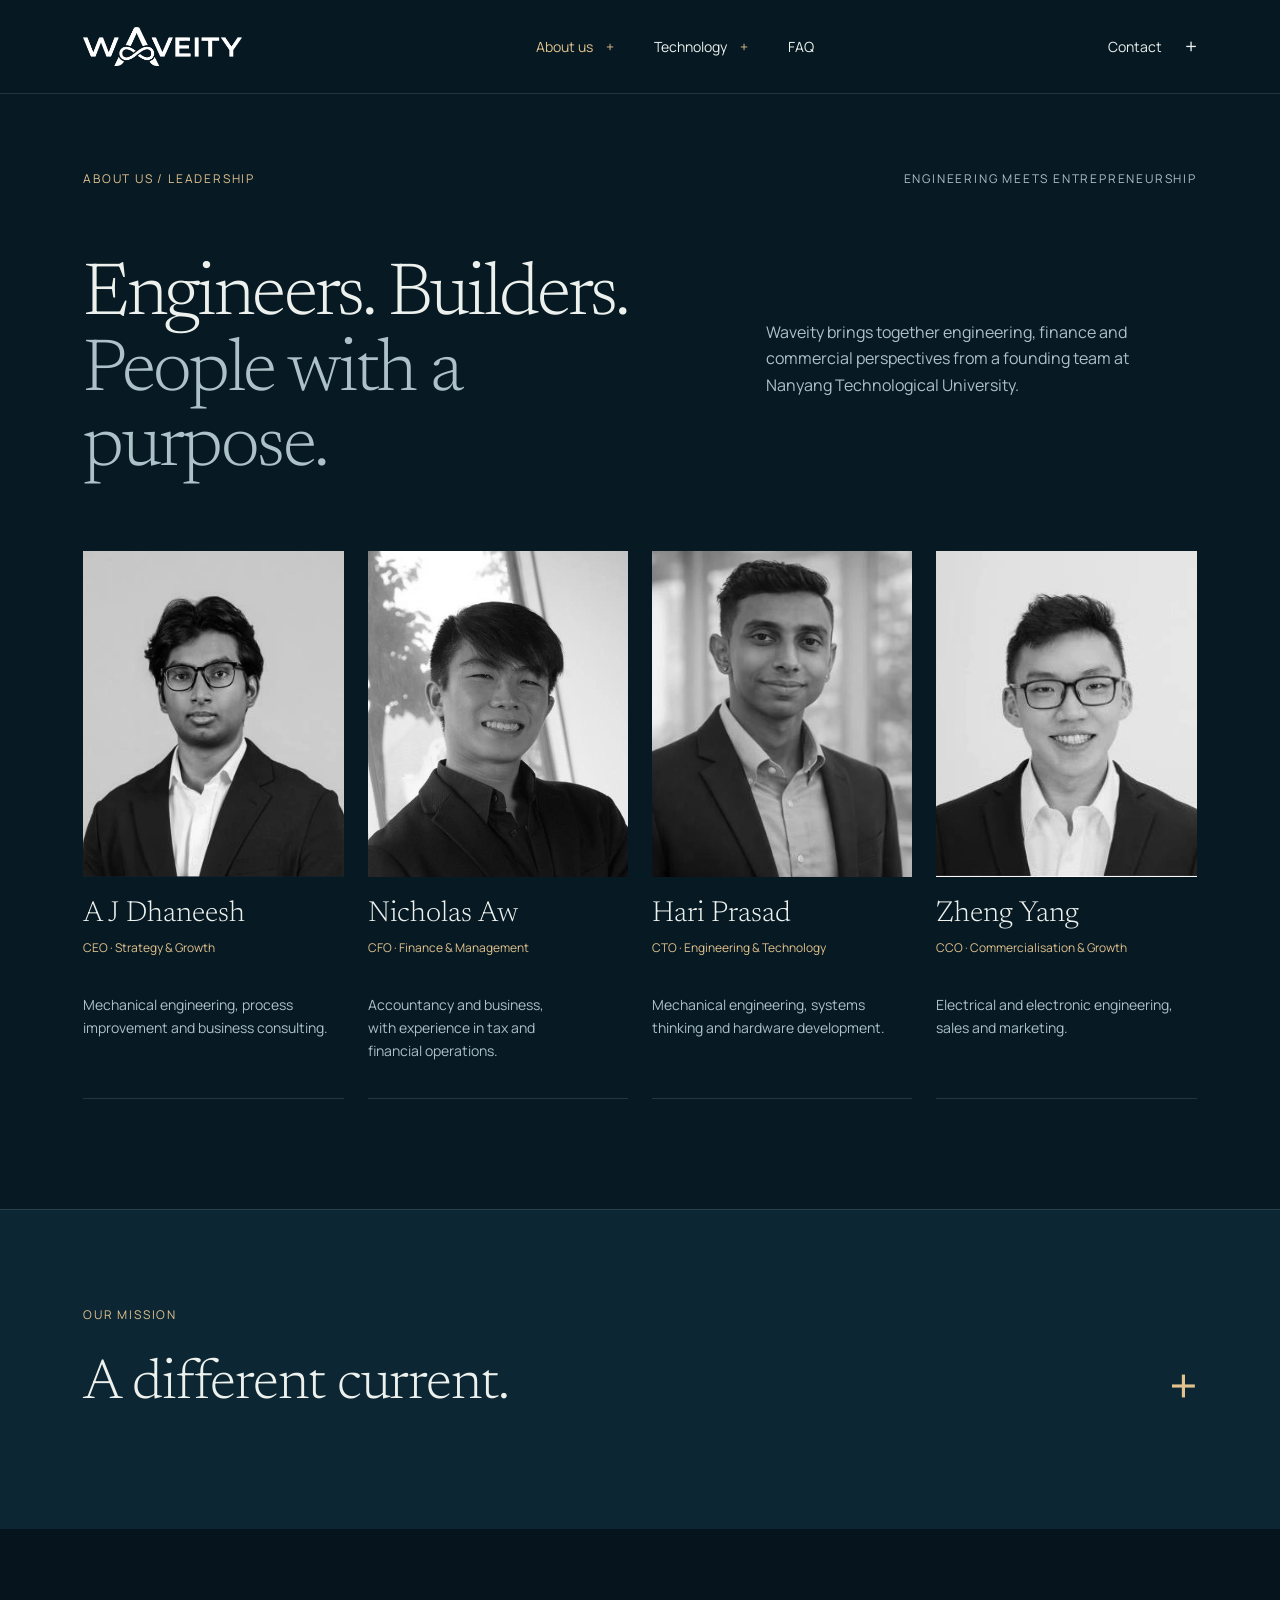
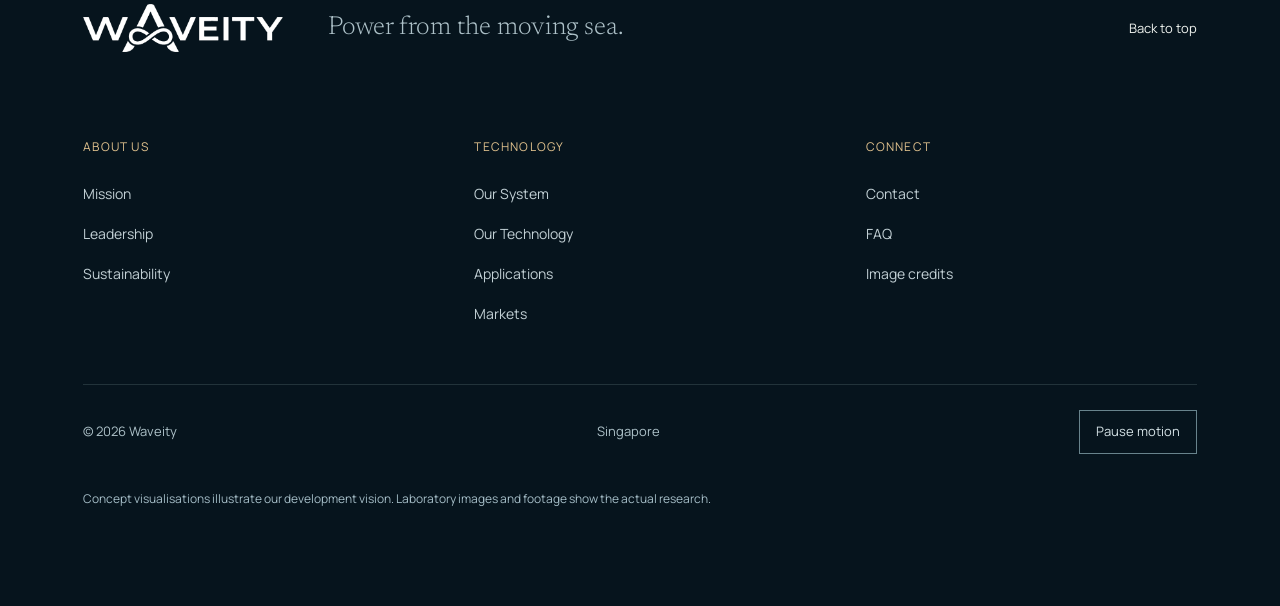
<file: leadership.html>
<!doctype html><html lang="en"><head><meta charset="utf-8"><meta name="viewport" content="width=device-width, initial-scale=1"><title>Leadership — Waveity</title><meta name="description" content="Meet Waveity’s four founders, bringing engineering, finance, operations and commercial perspectives to wave-energy development."><meta name="theme-color" content="#071c24"><link rel="icon" type="image/svg+xml" href="data:image/svg+xml,%3Csvg xmlns='http://www.w3.org/2000/svg' viewBox='0 0 64 64'%3E%3Crect width='64' height='64' rx='15' fill='%23071c24'/%3E%3Cpath d='M10 23l10 22 12-22 12 22 10-22' fill='none' stroke='%23e1c28e' stroke-width='6'/%3E%3C/svg%3E"><script defer src="app.js?v=6.1"></script><meta property="og:title" content="Leadership — Waveity"><meta property="og:description" content="Meet Waveity’s four founders, bringing engineering, finance, operations and commercial perspectives to wave-energy development."><meta property="og:type" content="website"><meta property="og:site_name" content="Waveity"><link rel="preload" href="assets/font-0.woff2" as="font" type="font/woff2" crossorigin><link rel="preload" href="assets/font-2.woff2" as="font" type="font/woff2" crossorigin><link rel="stylesheet" href="site.css?v=6.1"></head><body class="static-motion interior" data-page="leadership"><a class="skip" href="#main">Skip to content</a><header id="header"><a href="index.html" class="brand" aria-label="Waveity home"><img src="assets/logo.png" alt="Waveity" width="1240" height="297"></a><nav aria-label="Main navigation"><div class="nav-group"><button aria-expanded="false" aria-controls="about-menu">About us <span>+</span></button><div id="about-menu" class="nav-panel" hidden><a href="mission.html">Mission</a><a href="leadership.html">Leadership</a><a href="sustainability.html">Sustainability</a></div></div><div class="nav-group"><button aria-expanded="false" aria-controls="technology-menu">Technology <span>+</span></button><div id="technology-menu" class="nav-panel" hidden><a href="system.html">Our System</a><a href="technology.html">Our Technology</a><a href="applications.html">Applications</a><a href="markets.html">Markets</a></div></div><a href="faq.html">FAQ</a></nav><a class="nav-contact" href="contact.html">Contact <span>+</span></a><button id="menu-toggle" aria-expanded="false" aria-controls="mobile-menu">Menu <span>+</span></button></header>
<nav id="mobile-menu" aria-label="Mobile navigation" hidden><div><span>ABOUT US</span><a href="mission.html">Mission</a><a href="leadership.html">Leadership</a><a href="sustainability.html">Sustainability</a></div><div><span>TECHNOLOGY</span><a href="system.html">Our System</a><a href="technology.html">Our Technology</a><a href="applications.html">Applications</a><a href="markets.html">Markets</a></div><div><a href="contact.html">Contact</a><a href="faq.html">FAQ</a></div></nav><div class="reading-progress" aria-hidden="true"></div><main id="main" tabindex="-1"><section class="team section" id="team"><div class="section-top"><span class="eyebrow">ABOUT US / LEADERSHIP</span><span class="eyebrow">ENGINEERING MEETS ENTREPRENEURSHIP</span></div><div class="split-title"><h1>Engineers. Builders.<br> <span>People with a purpose.</span></h1><p>Waveity brings together engineering, finance and commercial perspectives from a founding team at Nanyang Technological University.</p></div><h2 class="sr-only">Our founding team</h2><div class="team-grid"><article><div class="portrait"><img src="assets/dhaneesh.webp" alt="A J Dhaneesh" loading="lazy" width="397" height="385"></div><h3>A J Dhaneesh</h3><span>CEO · Strategy & Growth</span><p>Mechanical engineering, process improvement and business consulting.</p></article><article><div class="portrait"><img src="assets/nicholas.webp" alt="Nicholas Aw" loading="lazy" width="498" height="525"></div><h3>Nicholas Aw</h3><span>CFO · Finance & Management</span><p>Accountancy and business, with experience in tax and financial operations.</p></article><article><div class="portrait"><img src="assets/hari.webp" alt="Hari Prasad" loading="lazy" width="400" height="385"></div><h3>Hari Prasad</h3><span>CTO · Engineering & Technology</span><p>Mechanical engineering, systems thinking and hardware development.</p></article><article><div class="portrait"><img src="assets/zheng.webp" alt="Zheng Yang" loading="lazy" width="312" height="312"></div><h3>Zheng Yang</h3><span>CCO · Commercialisation & Growth</span><p>Electrical and electronic engineering, sales and marketing.</p></article></div></section><aside class="next-chapter"><span class="eyebrow">OUR MISSION</span><a href="mission.html">A different current.<span>+</span></a></aside><noscript><style>#contact-form,.prototype-tabs,[data-switch-gen],[data-motion],#menu-toggle,header nav{display:none}.prototype-panel{margin-top:40px}</style><p class="no-script">Interactive controls need JavaScript. You can browse all pages using the links below, view the research images and contact the team directly by email.</p></noscript></main><footer><div class="footer-top"><a href="index.html" aria-label="Waveity home"><img src="assets/logo.png" alt="Waveity" width="1240" height="297"></a><p>Power from the moving sea.</p><a href="#main">Back to top</a></div><div class="footer-sitemap"><div><span>ABOUT US</span><a href="mission.html">Mission</a><a href="leadership.html">Leadership</a><a href="sustainability.html">Sustainability</a></div><div><span>TECHNOLOGY</span><a href="system.html">Our System</a><a href="technology.html">Our Technology</a><a href="applications.html">Applications</a><a href="markets.html">Markets</a></div><div><span>CONNECT</span><a href="contact.html">Contact</a><a href="faq.html">FAQ</a><a href="credits.html">Image credits</a></div></div><div class="footer-bottom"><span>© 2026 Waveity</span><span>Singapore</span><button class="footer-motion" data-motion aria-pressed="false">Pause motion</button></div><p class="footer-note">Concept visualisations illustrate our development vision. Laboratory images and footage show the actual research.</p></footer></body></html>
</file>
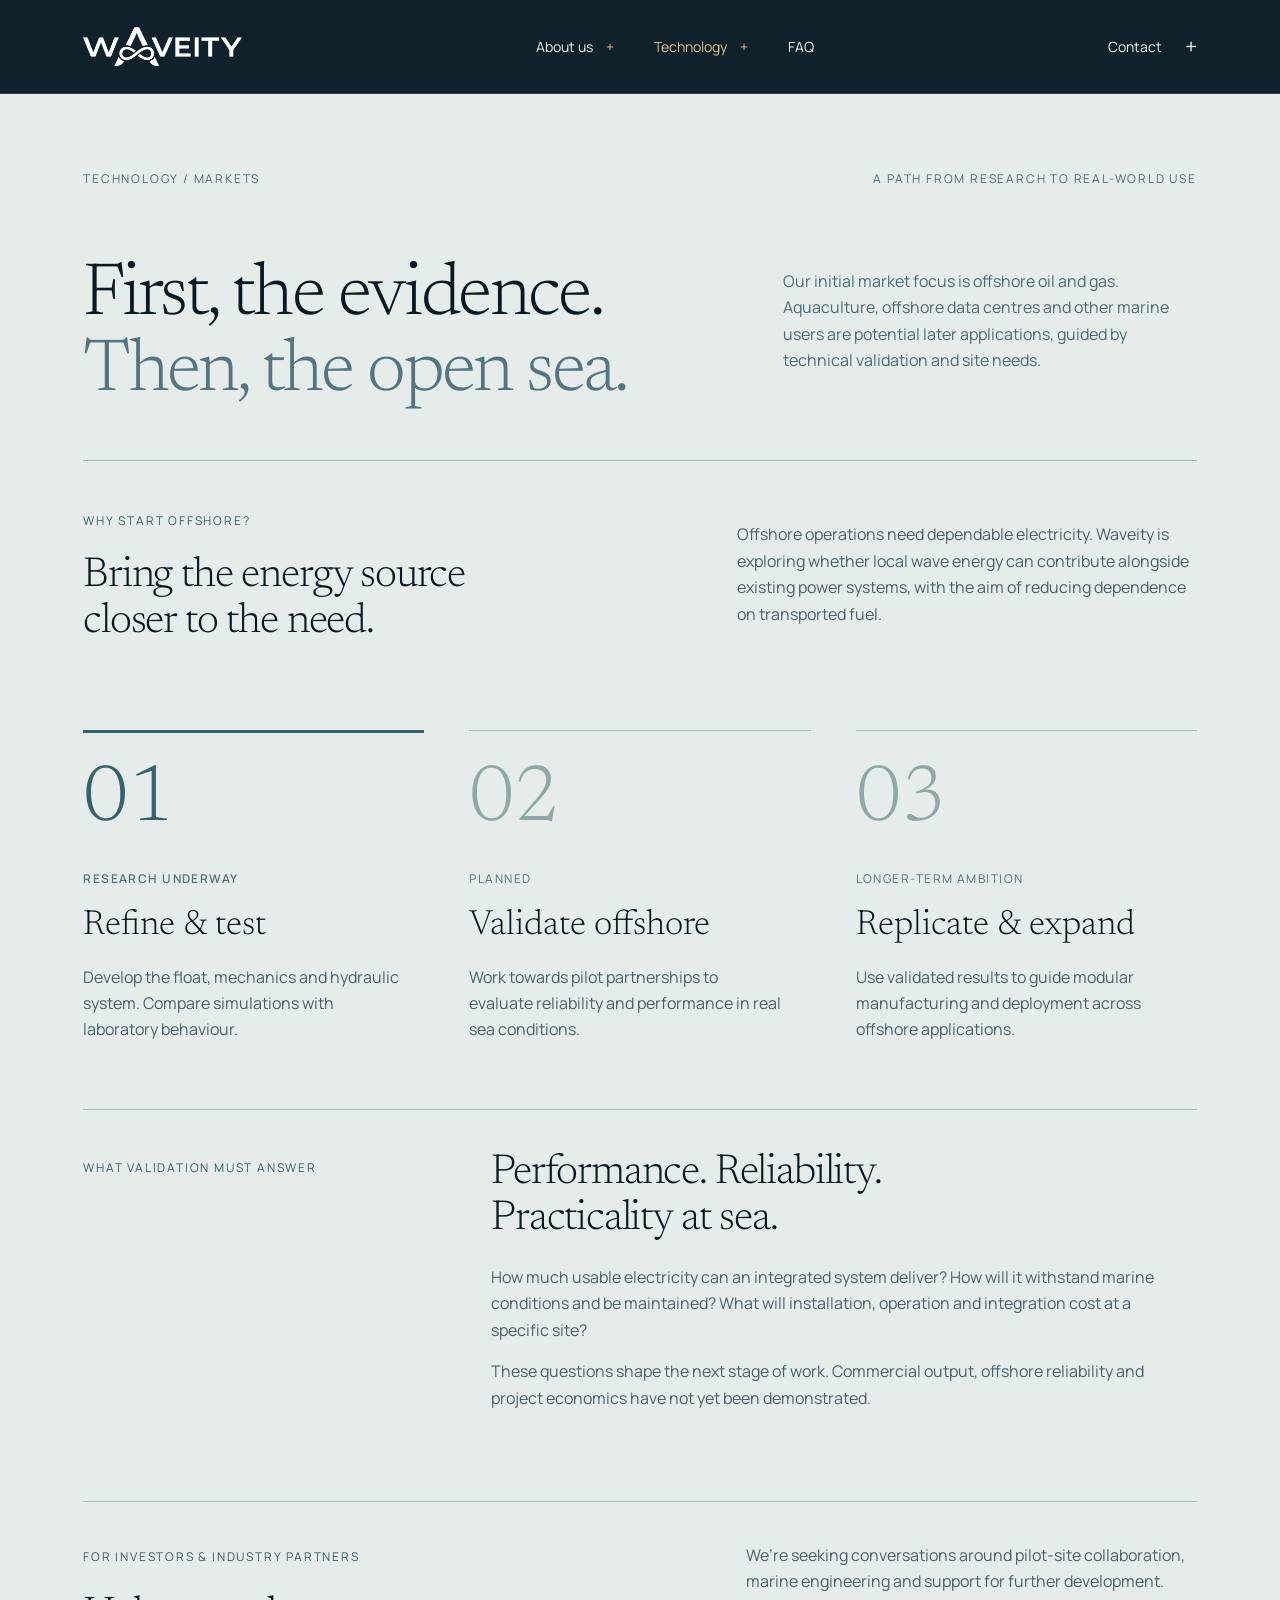
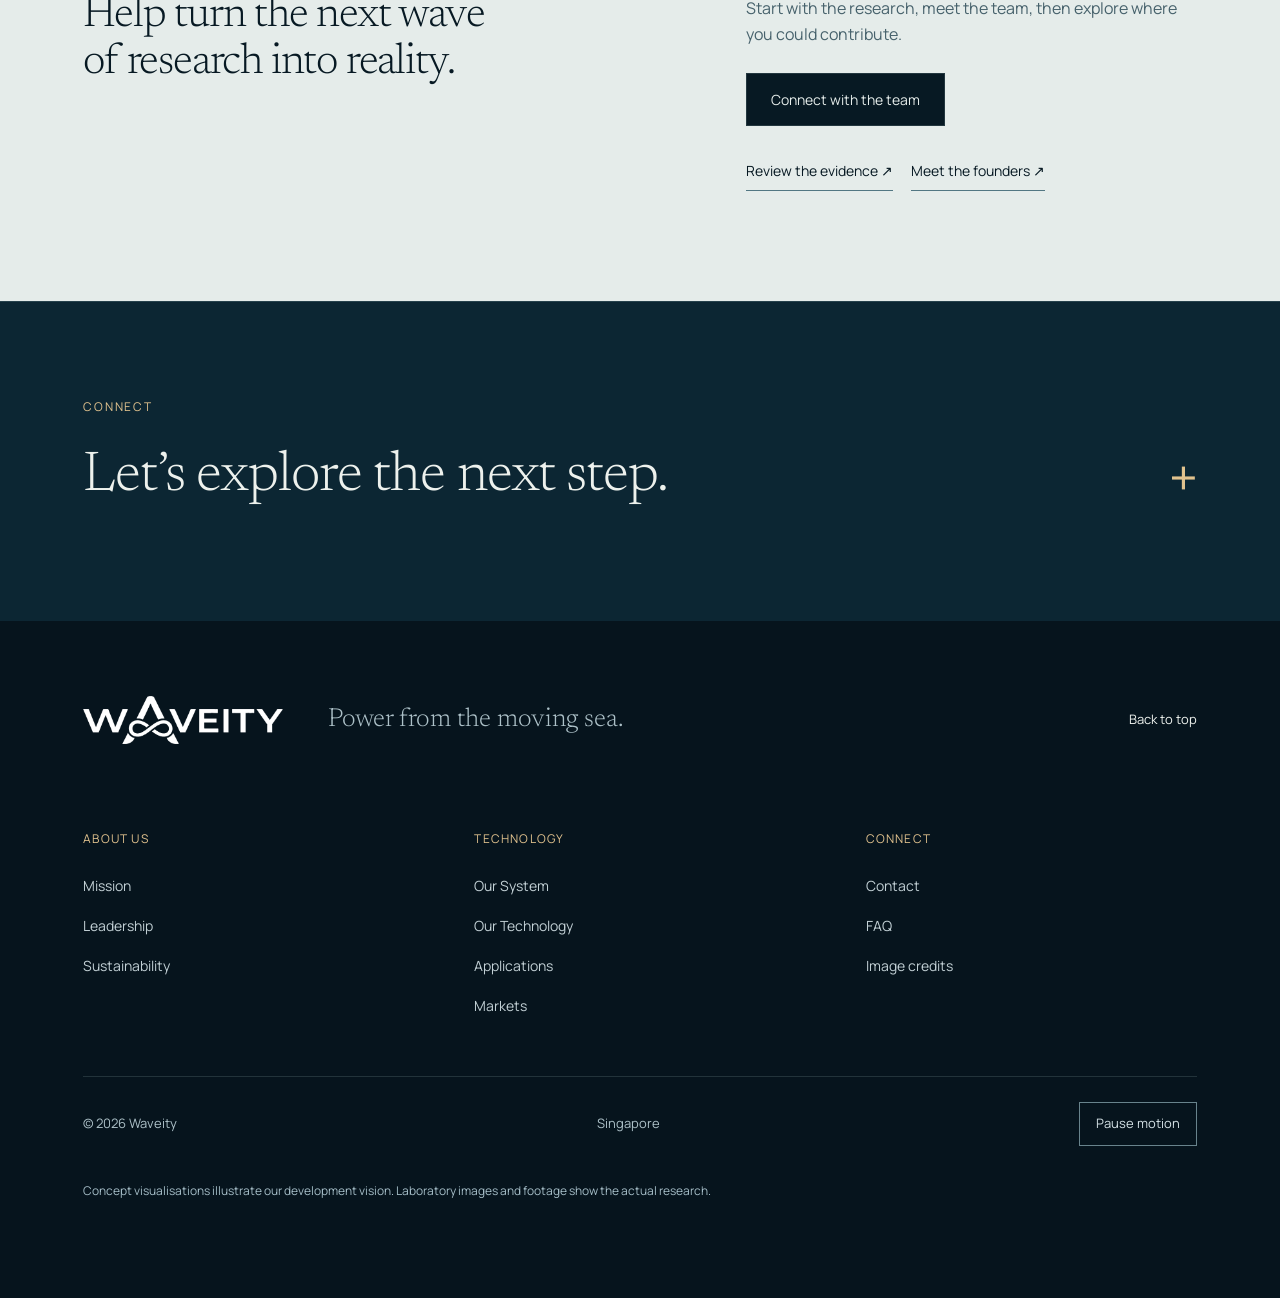
<file: markets.html>
<!doctype html><html lang="en"><head><meta charset="utf-8"><meta name="viewport" content="width=device-width, initial-scale=1"><title>Markets — Waveity</title><meta name="description" content="See Waveity’s initial offshore market focus, current research stage and the validation questions that shape its route towards pilot deployments."><meta name="theme-color" content="#071c24"><link rel="icon" type="image/svg+xml" href="data:image/svg+xml,%3Csvg xmlns='http://www.w3.org/2000/svg' viewBox='0 0 64 64'%3E%3Crect width='64' height='64' rx='15' fill='%23071c24'/%3E%3Cpath d='M10 23l10 22 12-22 12 22 10-22' fill='none' stroke='%23e1c28e' stroke-width='6'/%3E%3C/svg%3E"><script defer src="app.js?v=6.1"></script><meta property="og:title" content="Markets — Waveity"><meta property="og:description" content="See Waveity’s initial offshore market focus, current research stage and the validation questions that shape its route towards pilot deployments."><meta property="og:type" content="website"><meta property="og:site_name" content="Waveity"><link rel="preload" href="assets/font-0.woff2" as="font" type="font/woff2" crossorigin><link rel="preload" href="assets/font-2.woff2" as="font" type="font/woff2" crossorigin><link rel="stylesheet" href="site.css?v=6.1"></head><body class="static-motion interior" data-page="markets"><a class="skip" href="#main">Skip to content</a><header id="header"><a href="index.html" class="brand" aria-label="Waveity home"><img src="assets/logo.png" alt="Waveity" width="1240" height="297"></a><nav aria-label="Main navigation"><div class="nav-group"><button aria-expanded="false" aria-controls="about-menu">About us <span>+</span></button><div id="about-menu" class="nav-panel" hidden><a href="mission.html">Mission</a><a href="leadership.html">Leadership</a><a href="sustainability.html">Sustainability</a></div></div><div class="nav-group"><button aria-expanded="false" aria-controls="technology-menu">Technology <span>+</span></button><div id="technology-menu" class="nav-panel" hidden><a href="system.html">Our System</a><a href="technology.html">Our Technology</a><a href="applications.html">Applications</a><a href="markets.html">Markets</a></div></div><a href="faq.html">FAQ</a></nav><a class="nav-contact" href="contact.html">Contact <span>+</span></a><button id="menu-toggle" aria-expanded="false" aria-controls="mobile-menu">Menu <span>+</span></button></header>
<nav id="mobile-menu" aria-label="Mobile navigation" hidden><div><span>ABOUT US</span><a href="mission.html">Mission</a><a href="leadership.html">Leadership</a><a href="sustainability.html">Sustainability</a></div><div><span>TECHNOLOGY</span><a href="system.html">Our System</a><a href="technology.html">Our Technology</a><a href="applications.html">Applications</a><a href="markets.html">Markets</a></div><div><a href="contact.html">Contact</a><a href="faq.html">FAQ</a></div></nav><div class="reading-progress" aria-hidden="true"></div><main id="main" tabindex="-1"><section class="markets section" id="markets"><div class="section-top"><span class="eyebrow">TECHNOLOGY / MARKETS</span><span class="eyebrow">A PATH FROM RESEARCH TO REAL-WORLD USE</span></div><div class="split-title"><h1>First, the evidence.<br> <span>Then, the open sea.</span></h1><p>Our initial market focus is offshore oil and gas. Aquaculture, offshore data centres and other marine users are potential later applications, guided by technical validation and site needs.</p></div><div class="market-context"><div><span class="eyebrow">WHY START OFFSHORE?</span><h2>Bring the energy source<br> closer to the need.</h2></div><p>Offshore operations need dependable electricity. Waveity is exploring whether local wave energy can contribute alongside existing power systems, with the aim of reducing dependence on transported fuel.</p></div><h2 class="sr-only">Our development pathway</h2><div class="roadmap"><article><span class="step-number">01</span><span class="status">RESEARCH UNDERWAY</span><h3>Refine & test</h3><p>Develop the float, mechanics and hydraulic system. Compare simulations with laboratory behaviour.</p></article><article><span class="step-number">02</span><span class="status">PLANNED</span><h3>Validate offshore</h3><p>Work towards pilot partnerships to evaluate reliability and performance in real sea conditions.</p></article><article><span class="step-number">03</span><span class="status">LONGER-TERM AMBITION</span><h3>Replicate & expand</h3><p>Use validated results to guide modular manufacturing and deployment across offshore applications.</p></article></div><div class="validation-brief"><span class="eyebrow">WHAT VALIDATION MUST ANSWER</span><div><h2>Performance. Reliability.<br> Practicality at sea.</h2><p>How much usable electricity can an integrated system deliver? How will it withstand marine conditions and be maintained? What will installation, operation and integration cost at a specific site?</p><p>These questions shape the next stage of work. Commercial output, offshore reliability and project economics have not yet been demonstrated.</p></div></div><div class="investor-callout"><div><span class="eyebrow">FOR INVESTORS & INDUSTRY PARTNERS</span><h2>Help turn the next wave<br> of research into reality.</h2></div><div><p>We’re seeking conversations around pilot-site collaboration, marine engineering and support for further development. Start with the research, meet the team, then explore where you could contribute.</p><a class="pill dark-pill" href="contact.html?interest=Investment" data-interest="Investment">Connect with the team</a><div class="investor-links"><a href="technology.html#research">Review the evidence ↗</a><a href="leadership.html">Meet the founders ↗</a></div></div></div></section><aside class="next-chapter"><span class="eyebrow">CONNECT</span><a href="contact.html">Let’s explore the next step.<span>+</span></a></aside><noscript><style>#contact-form,.prototype-tabs,[data-switch-gen],[data-motion],#menu-toggle,header nav{display:none}.prototype-panel{margin-top:40px}</style><p class="no-script">Interactive controls need JavaScript. You can browse all pages using the links below, view the research images and contact the team directly by email.</p></noscript></main><footer><div class="footer-top"><a href="index.html" aria-label="Waveity home"><img src="assets/logo.png" alt="Waveity" width="1240" height="297"></a><p>Power from the moving sea.</p><a href="#main">Back to top</a></div><div class="footer-sitemap"><div><span>ABOUT US</span><a href="mission.html">Mission</a><a href="leadership.html">Leadership</a><a href="sustainability.html">Sustainability</a></div><div><span>TECHNOLOGY</span><a href="system.html">Our System</a><a href="technology.html">Our Technology</a><a href="applications.html">Applications</a><a href="markets.html">Markets</a></div><div><span>CONNECT</span><a href="contact.html">Contact</a><a href="faq.html">FAQ</a><a href="credits.html">Image credits</a></div></div><div class="footer-bottom"><span>© 2026 Waveity</span><span>Singapore</span><button class="footer-motion" data-motion aria-pressed="false">Pause motion</button></div><p class="footer-note">Concept visualisations illustrate our development vision. Laboratory images and footage show the actual research.</p></footer></body></html>
</file>
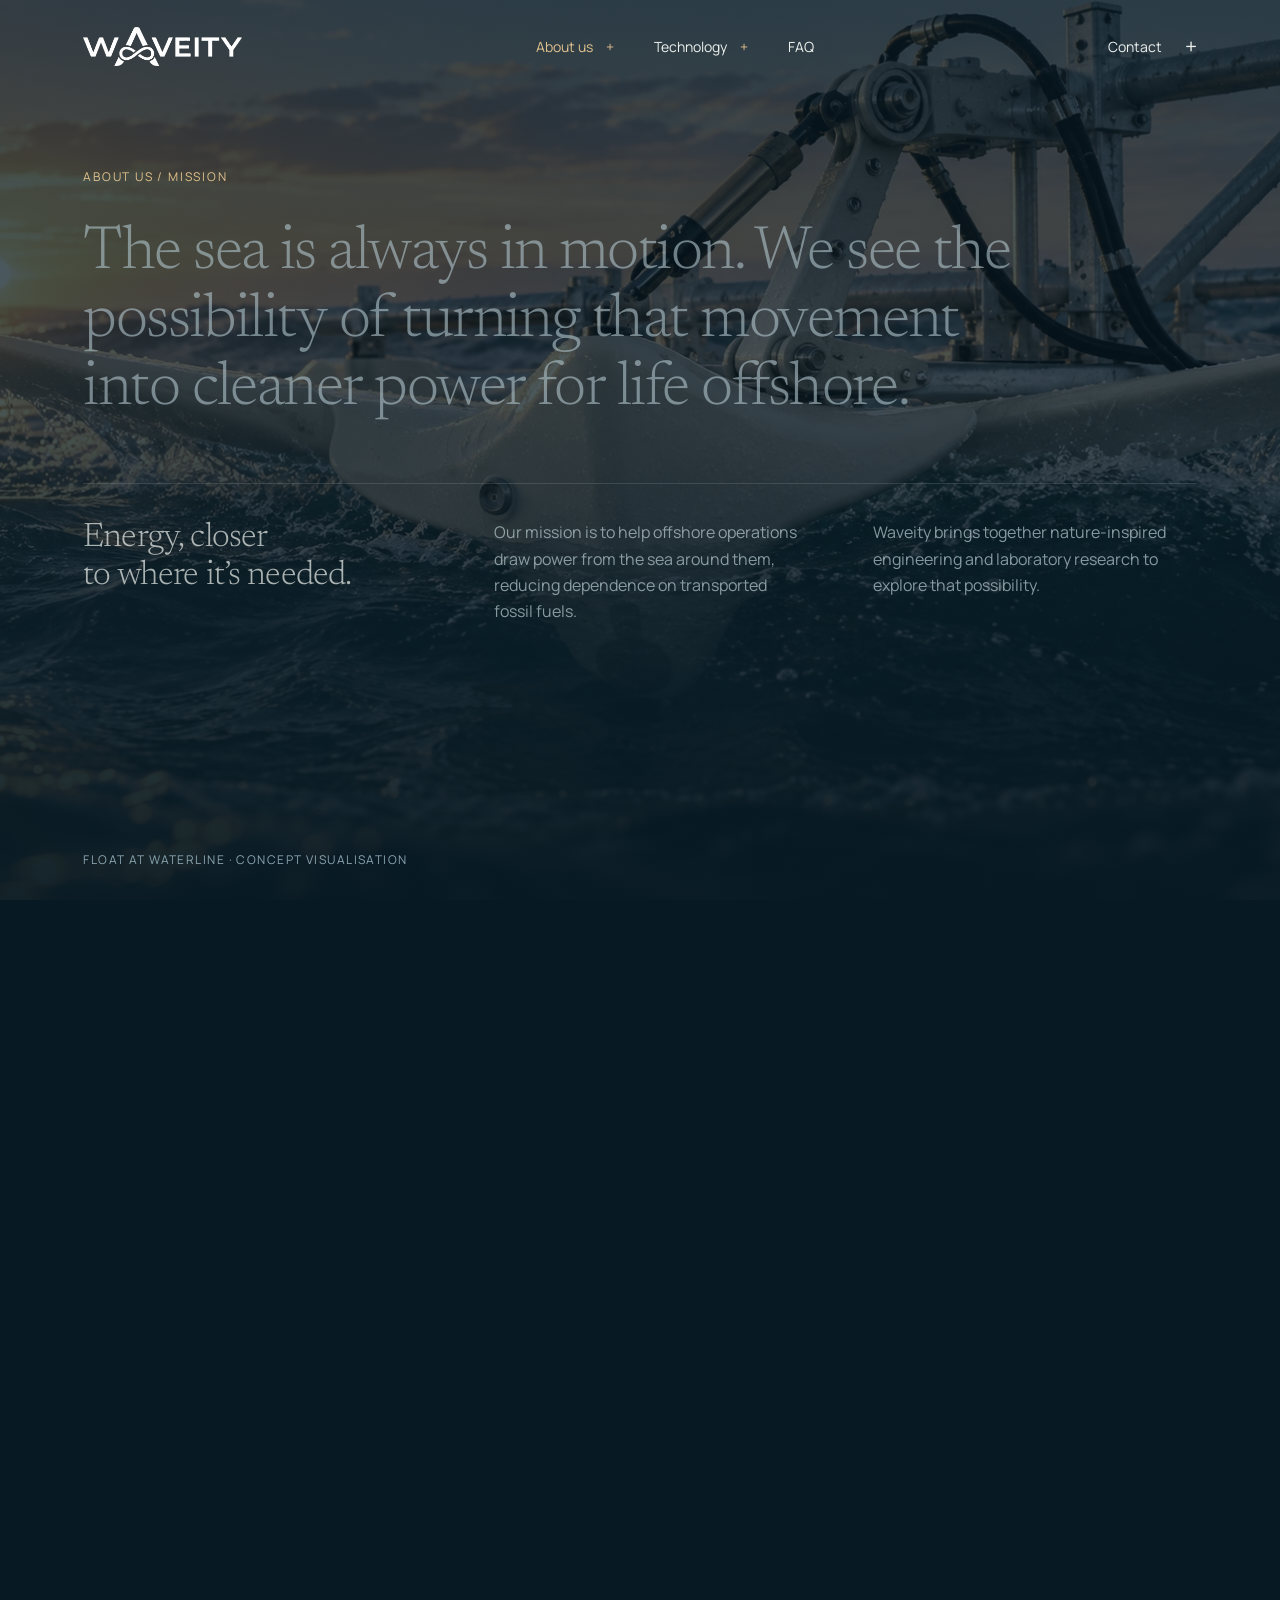
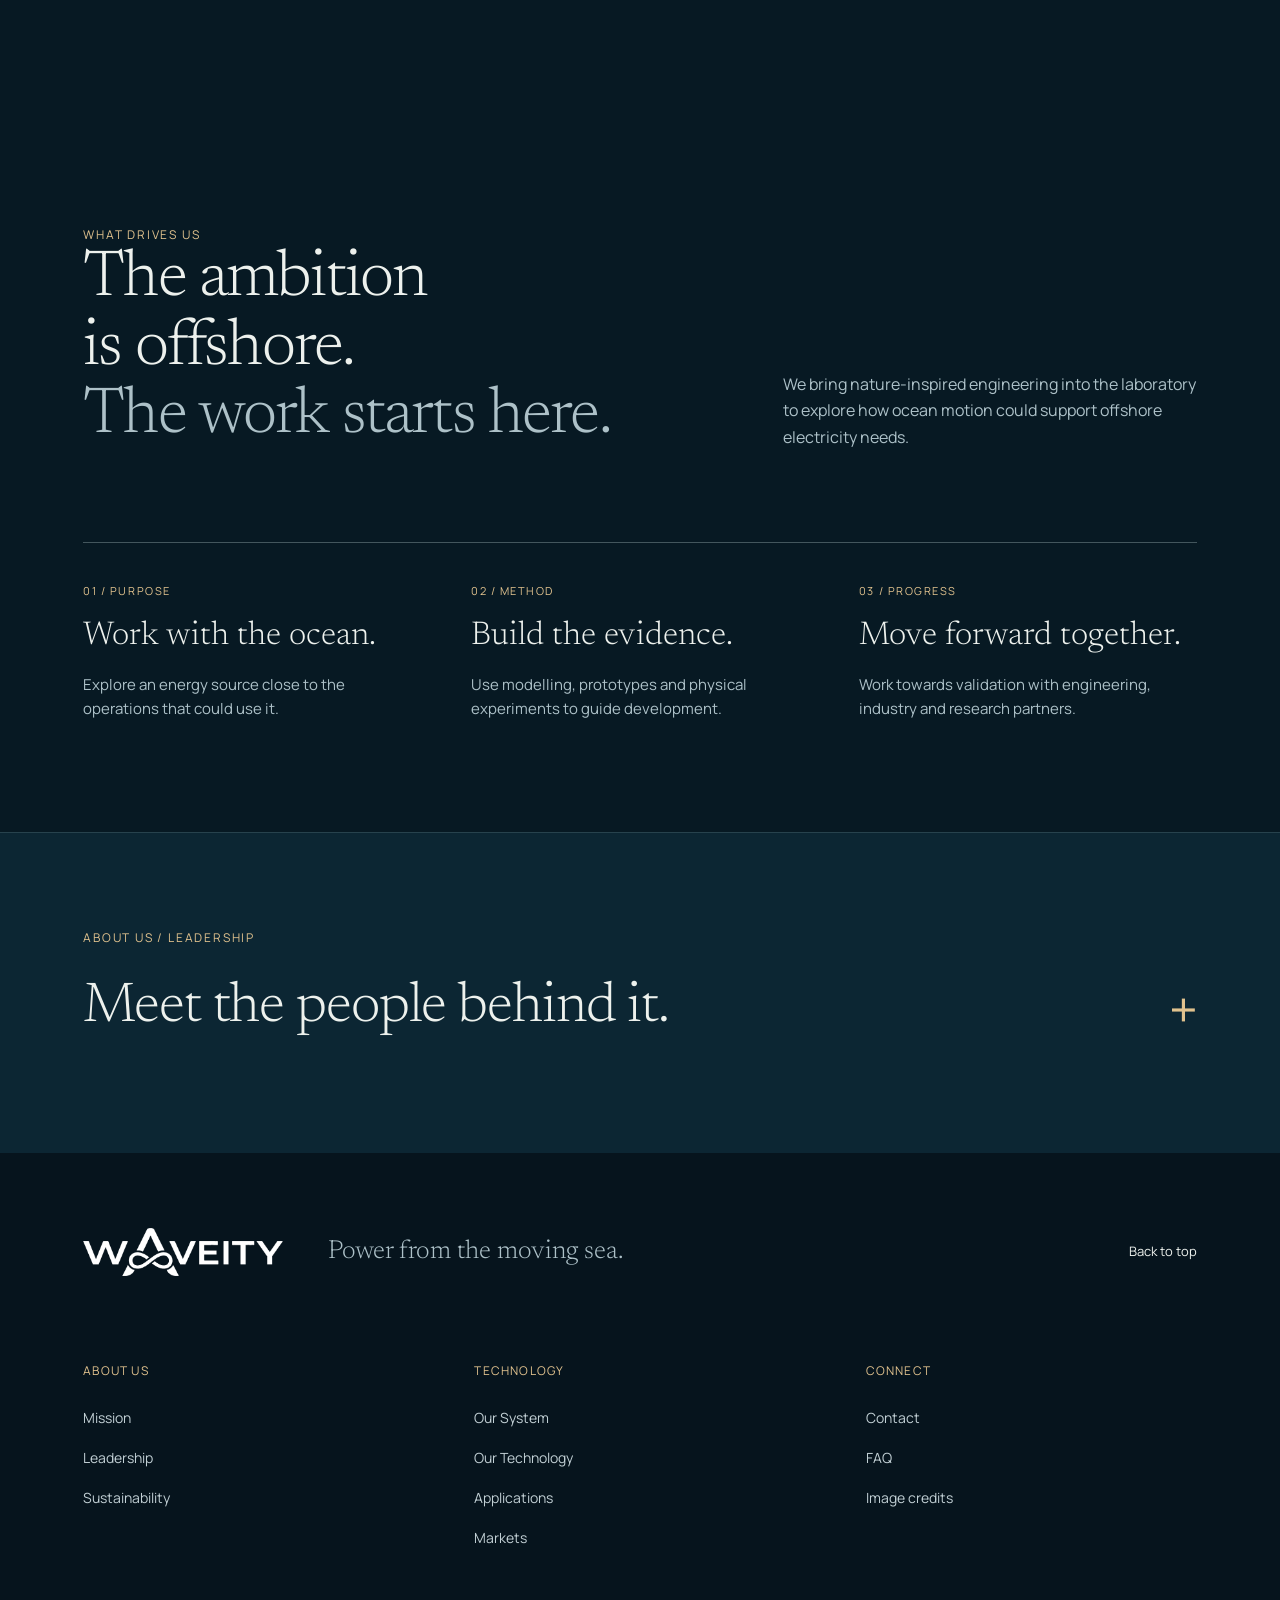
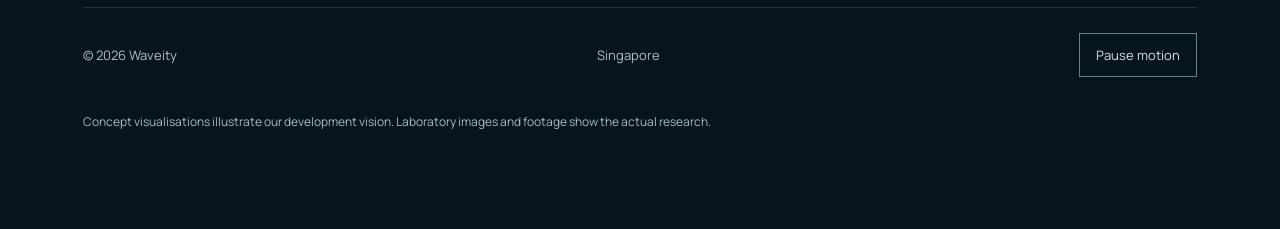
<file: mission.html>
<!doctype html><html lang="en"><head><meta charset="utf-8"><meta name="viewport" content="width=device-width, initial-scale=1"><title>Mission — Waveity</title><meta name="description" content="Waveity’s mission: explore cleaner offshore power through nature-inspired engineering, wave-energy research and industry collaboration."><meta name="theme-color" content="#071c24"><link rel="icon" type="image/svg+xml" href="data:image/svg+xml,%3Csvg xmlns='http://www.w3.org/2000/svg' viewBox='0 0 64 64'%3E%3Crect width='64' height='64' rx='15' fill='%23071c24'/%3E%3Cpath d='M10 23l10 22 12-22 12 22 10-22' fill='none' stroke='%23e1c28e' stroke-width='6'/%3E%3C/svg%3E"><script defer src="app.js?v=6.1"></script><meta property="og:title" content="Mission — Waveity"><meta property="og:description" content="Waveity’s mission: explore cleaner offshore power through nature-inspired engineering, wave-energy research and industry collaboration."><meta property="og:type" content="website"><meta property="og:site_name" content="Waveity"><link rel="preload" href="assets/font-0.woff2" as="font" type="font/woff2" crossorigin><link rel="preload" href="assets/font-2.woff2" as="font" type="font/woff2" crossorigin><link rel="stylesheet" href="site.css?v=6.1"></head><body class="static-motion mission-page" data-page="mission"><a class="skip" href="#main">Skip to content</a><header id="header"><a href="index.html" class="brand" aria-label="Waveity home"><img src="assets/logo.png" alt="Waveity" width="1240" height="297"></a><nav aria-label="Main navigation"><div class="nav-group"><button aria-expanded="false" aria-controls="about-menu">About us <span>+</span></button><div id="about-menu" class="nav-panel" hidden><a href="mission.html">Mission</a><a href="leadership.html">Leadership</a><a href="sustainability.html">Sustainability</a></div></div><div class="nav-group"><button aria-expanded="false" aria-controls="technology-menu">Technology <span>+</span></button><div id="technology-menu" class="nav-panel" hidden><a href="system.html">Our System</a><a href="technology.html">Our Technology</a><a href="applications.html">Applications</a><a href="markets.html">Markets</a></div></div><a href="faq.html">FAQ</a></nav><a class="nav-contact" href="contact.html">Contact <span>+</span></a><button id="menu-toggle" aria-expanded="false" aria-controls="mobile-menu">Menu <span>+</span></button></header>
<nav id="mobile-menu" aria-label="Mobile navigation" hidden><div><span>ABOUT US</span><a href="mission.html">Mission</a><a href="leadership.html">Leadership</a><a href="sustainability.html">Sustainability</a></div><div><span>TECHNOLOGY</span><a href="system.html">Our System</a><a href="technology.html">Our Technology</a><a href="applications.html">Applications</a><a href="markets.html">Markets</a></div><div><a href="contact.html">Contact</a><a href="faq.html">FAQ</a></div></nav><div class="reading-progress" aria-hidden="true"></div><main id="main" tabindex="-1"><section id="about" class="manifesto scroll-scene"><div class="scene-sticky"><img class="manifesto-photo" src="assets/waterline-v2.webp" alt="Concept visualisation of a ray-shaped energy float moving at the waterline" loading="lazy" width="1672" height="941"><div class="manifesto-veil"></div><div class="manifesto-content"><span class="eyebrow">ABOUT US / MISSION</span><h1 class="word-reveal">The sea is always in motion. We see the possibility of turning that movement into cleaner power for life offshore.</h1><div class="mission-bottom"><h2>Energy, closer<br> to where it’s needed.</h2><p>Our mission is to help offshore operations draw power from the sea around them, reducing dependence on transported fossil fuels.</p><p>Waveity brings together nature-inspired engineering and laboratory research to explore that possibility.</p></div></div><span class="scene-disclaimer">FLOAT AT WATERLINE · CONCEPT VISUALISATION</span></div></section><section class="section mission-values"><span class="eyebrow">WHAT DRIVES US</span><div class="split-title"><h2>The ambition is offshore.<br> <span>The work starts here.</span></h2><p>We bring nature-inspired engineering into the laboratory to explore how ocean motion could support offshore electricity needs.</p></div><div class="principles"><article><span>01 / PURPOSE</span><h3>Work with the ocean.</h3><p>Explore an energy source close to the operations that could use it.</p></article><article><span>02 / METHOD</span><h3>Build the evidence.</h3><p>Use modelling, prototypes and physical experiments to guide development.</p></article><article><span>03 / PROGRESS</span><h3>Move forward together.</h3><p>Work towards validation with engineering, industry and research partners.</p></article></div></section><aside class="next-chapter"><span class="eyebrow">ABOUT US / LEADERSHIP</span><a href="leadership.html">Meet the people behind it.<span>+</span></a></aside><noscript><style>#contact-form,.prototype-tabs,[data-switch-gen],[data-motion],#menu-toggle,header nav{display:none}.prototype-panel{margin-top:40px}</style><p class="no-script">Interactive controls need JavaScript. You can browse all pages using the links below, view the research images and contact the team directly by email.</p></noscript></main><footer><div class="footer-top"><a href="index.html" aria-label="Waveity home"><img src="assets/logo.png" alt="Waveity" width="1240" height="297"></a><p>Power from the moving sea.</p><a href="#main">Back to top</a></div><div class="footer-sitemap"><div><span>ABOUT US</span><a href="mission.html">Mission</a><a href="leadership.html">Leadership</a><a href="sustainability.html">Sustainability</a></div><div><span>TECHNOLOGY</span><a href="system.html">Our System</a><a href="technology.html">Our Technology</a><a href="applications.html">Applications</a><a href="markets.html">Markets</a></div><div><span>CONNECT</span><a href="contact.html">Contact</a><a href="faq.html">FAQ</a><a href="credits.html">Image credits</a></div></div><div class="footer-bottom"><span>© 2026 Waveity</span><span>Singapore</span><button class="footer-motion" data-motion aria-pressed="false">Pause motion</button></div><p class="footer-note">Concept visualisations illustrate our development vision. Laboratory images and footage show the actual research.</p></footer></body></html>
</file>
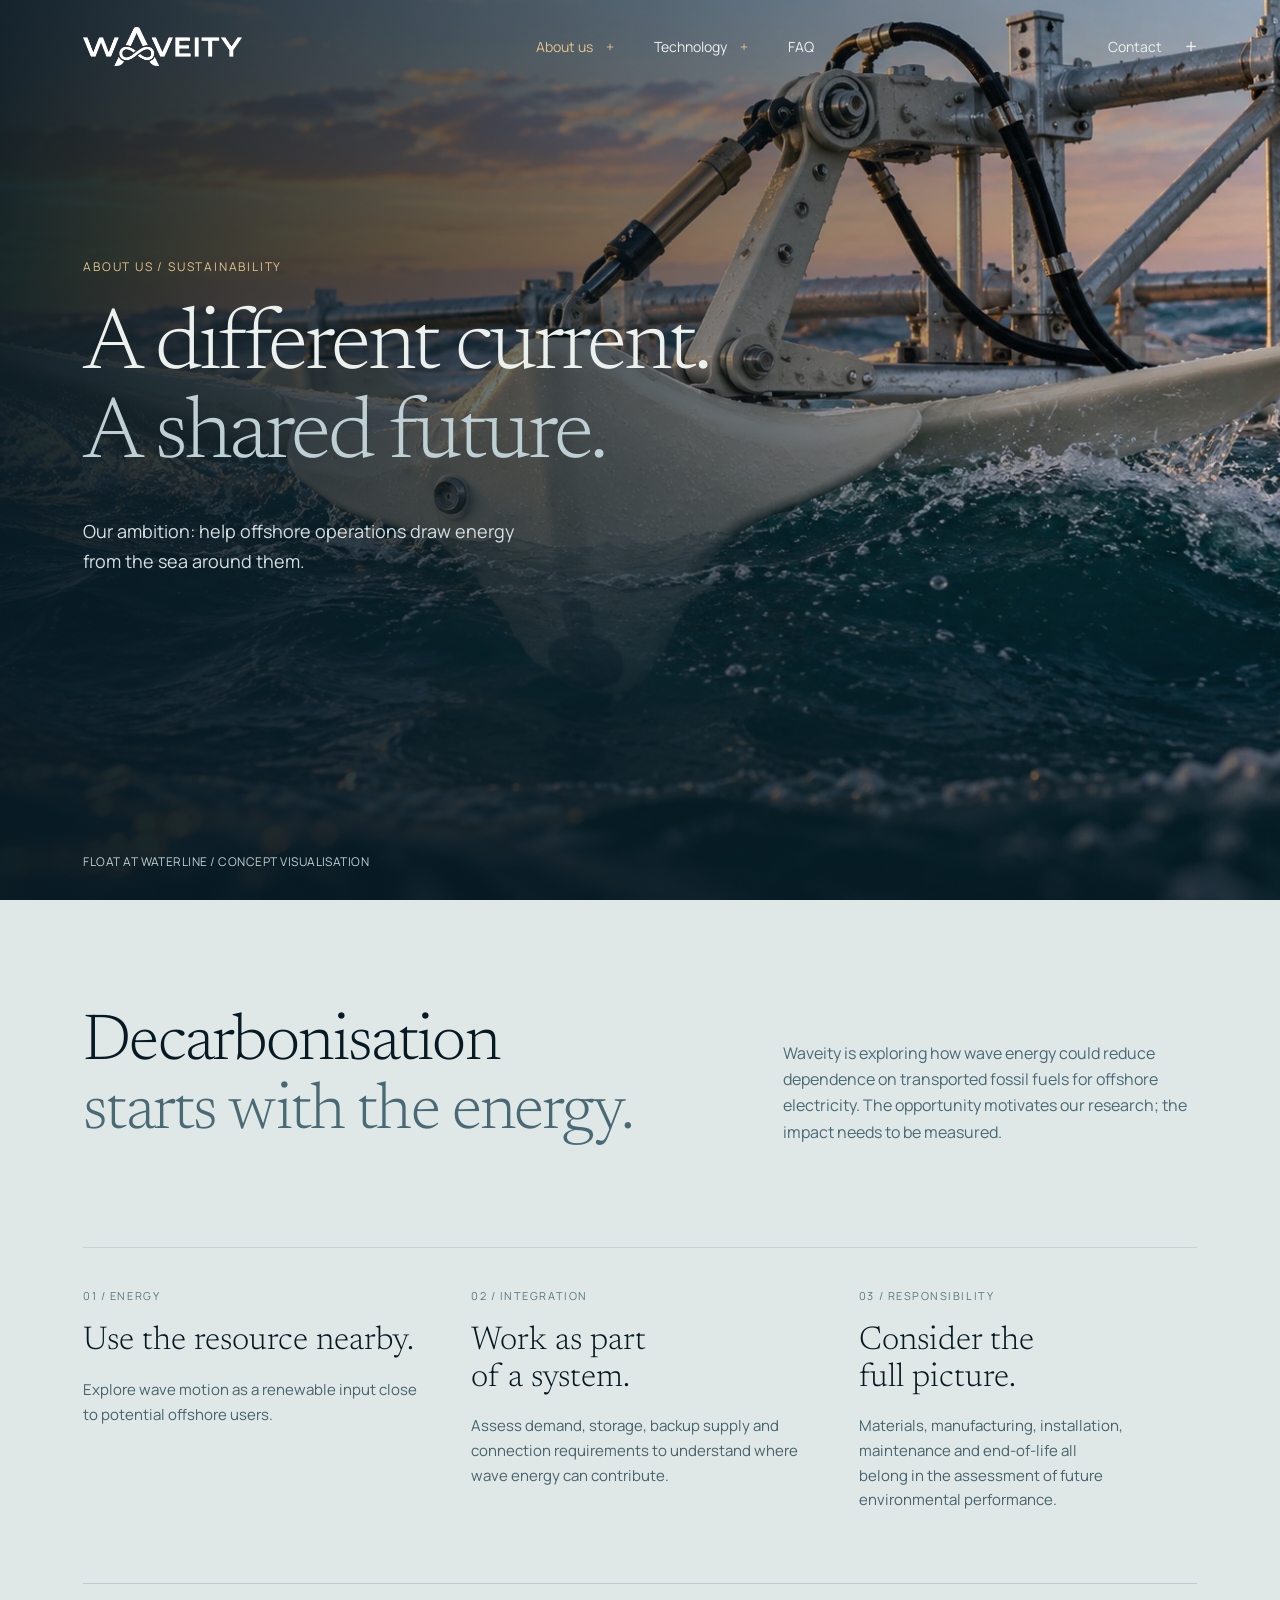
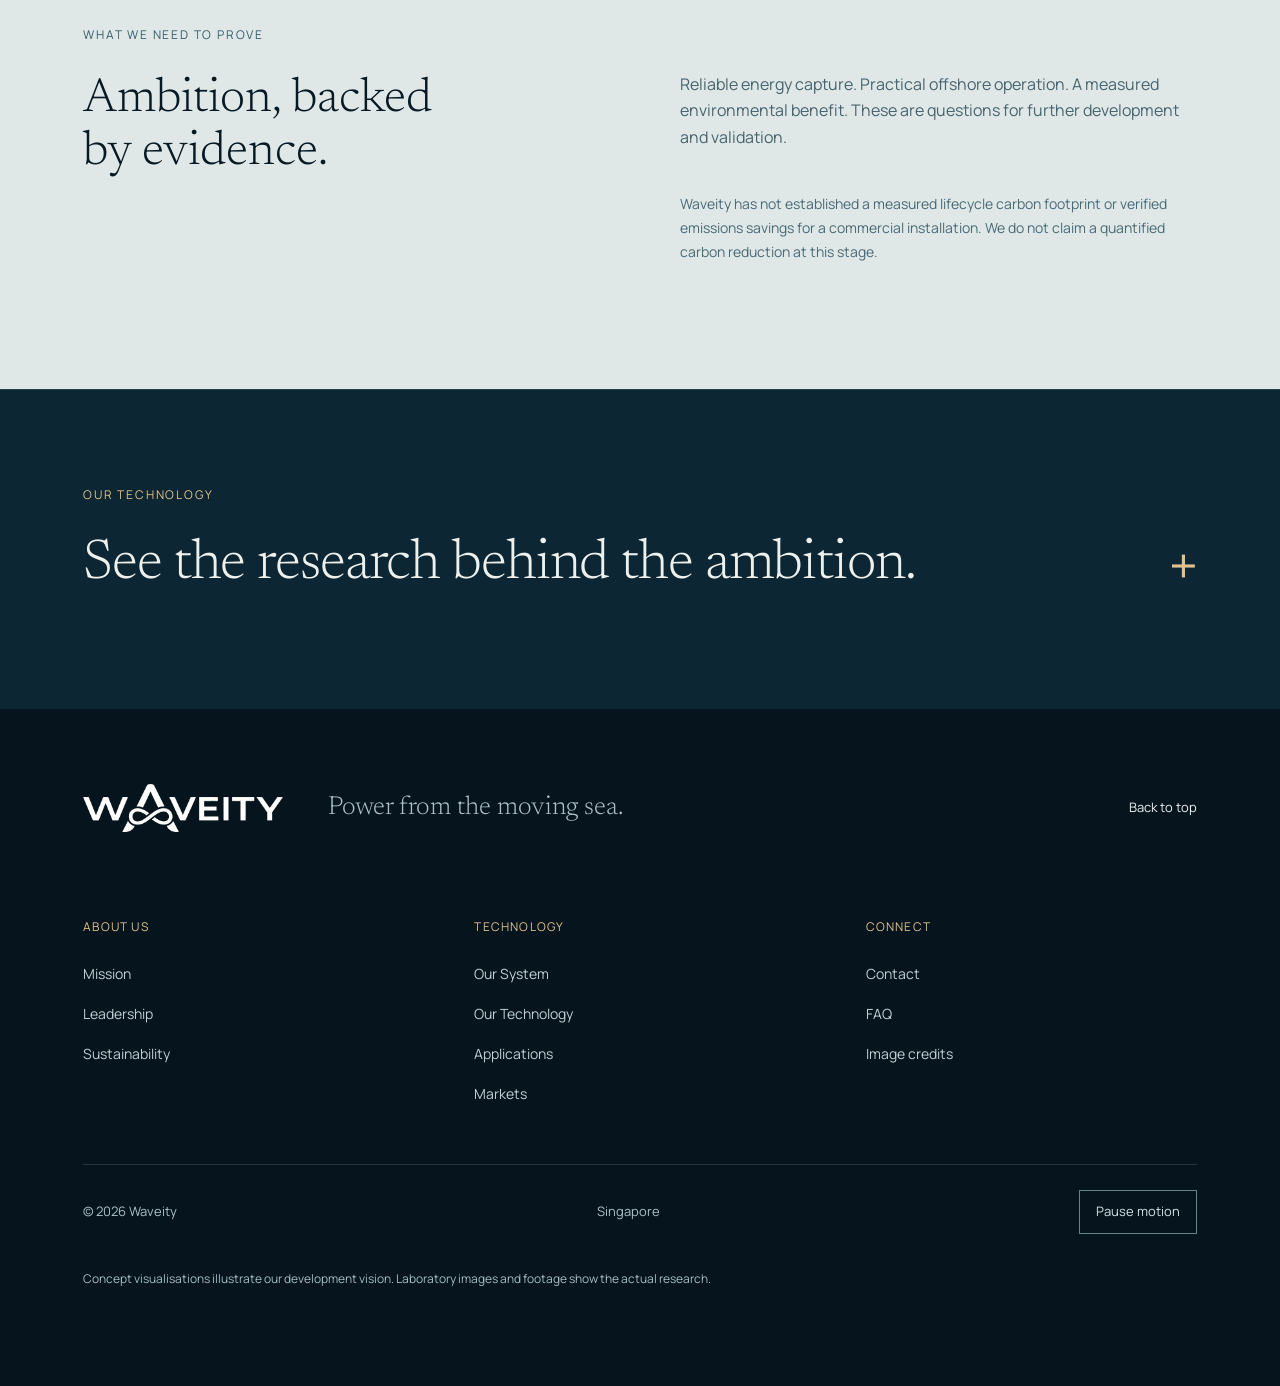
<file: sustainability.html>
<!doctype html><html lang="en"><head><meta charset="utf-8"><meta name="viewport" content="width=device-width, initial-scale=1"><title>Sustainability — Waveity</title><meta name="description" content="Explore Waveity’s ambition for cleaner offshore electricity, the role of system integration and the environmental impact still to be measured."><meta name="theme-color" content="#071c24"><link rel="icon" type="image/svg+xml" href="data:image/svg+xml,%3Csvg xmlns='http://www.w3.org/2000/svg' viewBox='0 0 64 64'%3E%3Crect width='64' height='64' rx='15' fill='%23071c24'/%3E%3Cpath d='M10 23l10 22 12-22 12 22 10-22' fill='none' stroke='%23e1c28e' stroke-width='6'/%3E%3C/svg%3E"><script defer src="app.js?v=6.1"></script><meta property="og:title" content="Sustainability — Waveity"><meta property="og:description" content="Explore Waveity’s ambition for cleaner offshore electricity, the role of system integration and the environmental impact still to be measured."><meta property="og:type" content="website"><meta property="og:site_name" content="Waveity"><link rel="preload" href="assets/font-0.woff2" as="font" type="font/woff2" crossorigin><link rel="preload" href="assets/font-2.woff2" as="font" type="font/woff2" crossorigin><link rel="stylesheet" href="site.css?v=6.1"></head><body class="static-motion sustainability-page" data-page="sustainability"><a class="skip" href="#main">Skip to content</a><header id="header"><a href="index.html" class="brand" aria-label="Waveity home"><img src="assets/logo.png" alt="Waveity" width="1240" height="297"></a><nav aria-label="Main navigation"><div class="nav-group"><button aria-expanded="false" aria-controls="about-menu">About us <span>+</span></button><div id="about-menu" class="nav-panel" hidden><a href="mission.html">Mission</a><a href="leadership.html">Leadership</a><a href="sustainability.html">Sustainability</a></div></div><div class="nav-group"><button aria-expanded="false" aria-controls="technology-menu">Technology <span>+</span></button><div id="technology-menu" class="nav-panel" hidden><a href="system.html">Our System</a><a href="technology.html">Our Technology</a><a href="applications.html">Applications</a><a href="markets.html">Markets</a></div></div><a href="faq.html">FAQ</a></nav><a class="nav-contact" href="contact.html">Contact <span>+</span></a><button id="menu-toggle" aria-expanded="false" aria-controls="mobile-menu">Menu <span>+</span></button></header>
<nav id="mobile-menu" aria-label="Mobile navigation" hidden><div><span>ABOUT US</span><a href="mission.html">Mission</a><a href="leadership.html">Leadership</a><a href="sustainability.html">Sustainability</a></div><div><span>TECHNOLOGY</span><a href="system.html">Our System</a><a href="technology.html">Our Technology</a><a href="applications.html">Applications</a><a href="markets.html">Markets</a></div><div><a href="contact.html">Contact</a><a href="faq.html">FAQ</a></div></nav><div class="reading-progress" aria-hidden="true"></div><main id="main" tabindex="-1"><section class="sustain-hero"><img src="assets/waterline-v2.webp" alt="Concept visualisation of a Waveity float at sea" width="1672" height="941"><div class="system-veil"></div><div class="page-hero-copy"><span class="eyebrow">ABOUT US / SUSTAINABILITY</span><h1>A different current.<br> <em>A shared future.</em></h1><p>Our ambition: help offshore operations draw energy<br> from the sea around them.</p></div><span class="concept-label">FLOAT AT WATERLINE / CONCEPT VISUALISATION</span></section><section class="section sustainability-body"><div class="split-title"><h2>Decarbonisation<br> <span>starts with the energy.</span></h2><p>Waveity is exploring how wave energy could reduce dependence on transported fossil fuels for offshore electricity. The opportunity motivates our research; the impact needs to be measured.</p></div><div class="principles"><article><span>01 / ENERGY</span><h3>Use the resource nearby.</h3><p>Explore wave motion as a renewable input close to potential offshore users.</p></article><article><span>02 / INTEGRATION</span><h3>Work as part of a system.</h3><p>Assess demand, storage, backup supply and connection requirements to understand where wave energy can contribute.</p></article><article><span>03 / RESPONSIBILITY</span><h3>Consider the full picture.</h3><p>Materials, manufacturing, installation, maintenance and end-of-life all belong in the assessment of future environmental performance.</p></article></div><div class="impact-note"><span class="eyebrow">WHAT WE NEED TO PROVE</span><h3>Ambition, backed by evidence.</h3><p>Reliable energy capture. Practical offshore operation. A measured environmental benefit. These are questions for further development and validation.</p><p class="fine">Waveity has not established a measured lifecycle carbon footprint or verified emissions savings for a commercial installation. We do not claim a quantified carbon reduction at this stage.</p></div></section><aside class="next-chapter"><span class="eyebrow">OUR TECHNOLOGY</span><a href="technology.html">See the research behind the ambition.<span>+</span></a></aside><noscript><style>#contact-form,.prototype-tabs,[data-switch-gen],[data-motion],#menu-toggle,header nav{display:none}.prototype-panel{margin-top:40px}</style><p class="no-script">Interactive controls need JavaScript. You can browse all pages using the links below, view the research images and contact the team directly by email.</p></noscript></main><footer><div class="footer-top"><a href="index.html" aria-label="Waveity home"><img src="assets/logo.png" alt="Waveity" width="1240" height="297"></a><p>Power from the moving sea.</p><a href="#main">Back to top</a></div><div class="footer-sitemap"><div><span>ABOUT US</span><a href="mission.html">Mission</a><a href="leadership.html">Leadership</a><a href="sustainability.html">Sustainability</a></div><div><span>TECHNOLOGY</span><a href="system.html">Our System</a><a href="technology.html">Our Technology</a><a href="applications.html">Applications</a><a href="markets.html">Markets</a></div><div><span>CONNECT</span><a href="contact.html">Contact</a><a href="faq.html">FAQ</a><a href="credits.html">Image credits</a></div></div><div class="footer-bottom"><span>© 2026 Waveity</span><span>Singapore</span><button class="footer-motion" data-motion aria-pressed="false">Pause motion</button></div><p class="footer-note">Concept visualisations illustrate our development vision. Laboratory images and footage show the actual research.</p></footer></body></html>
</file>
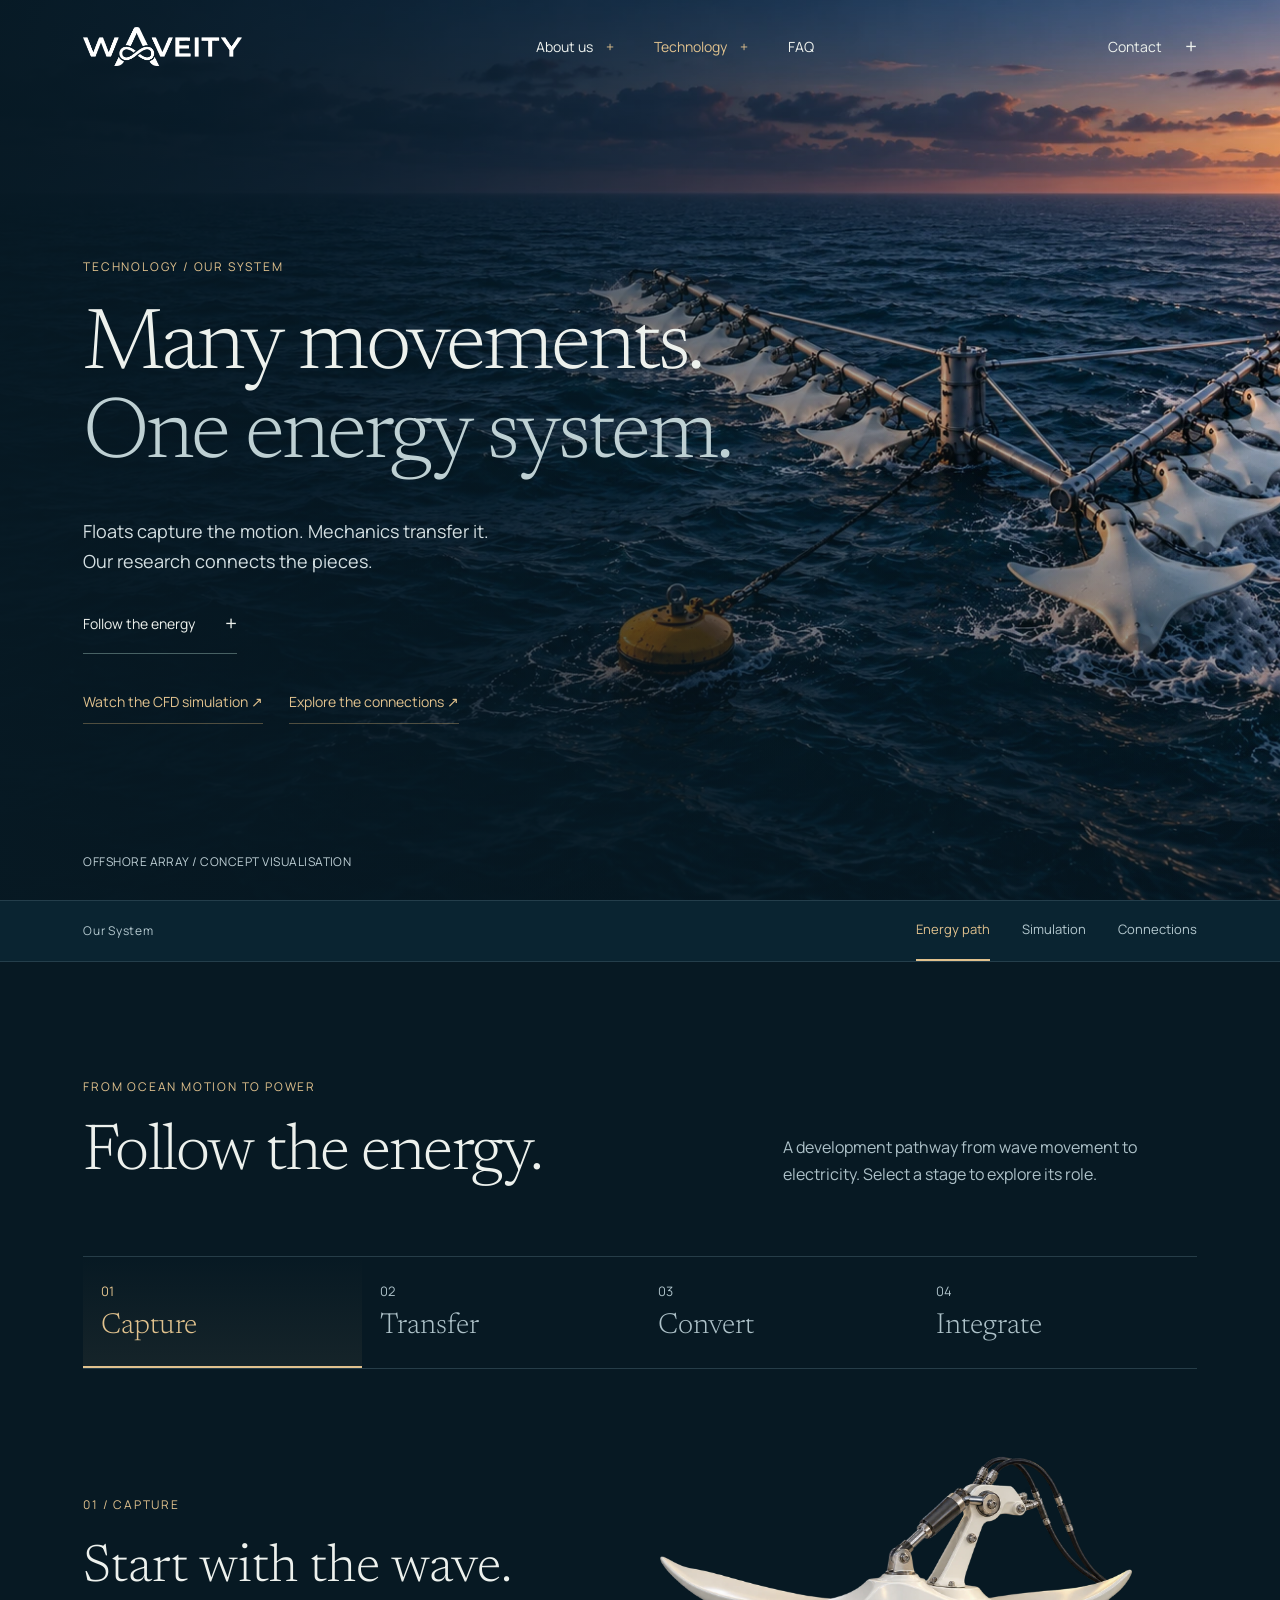
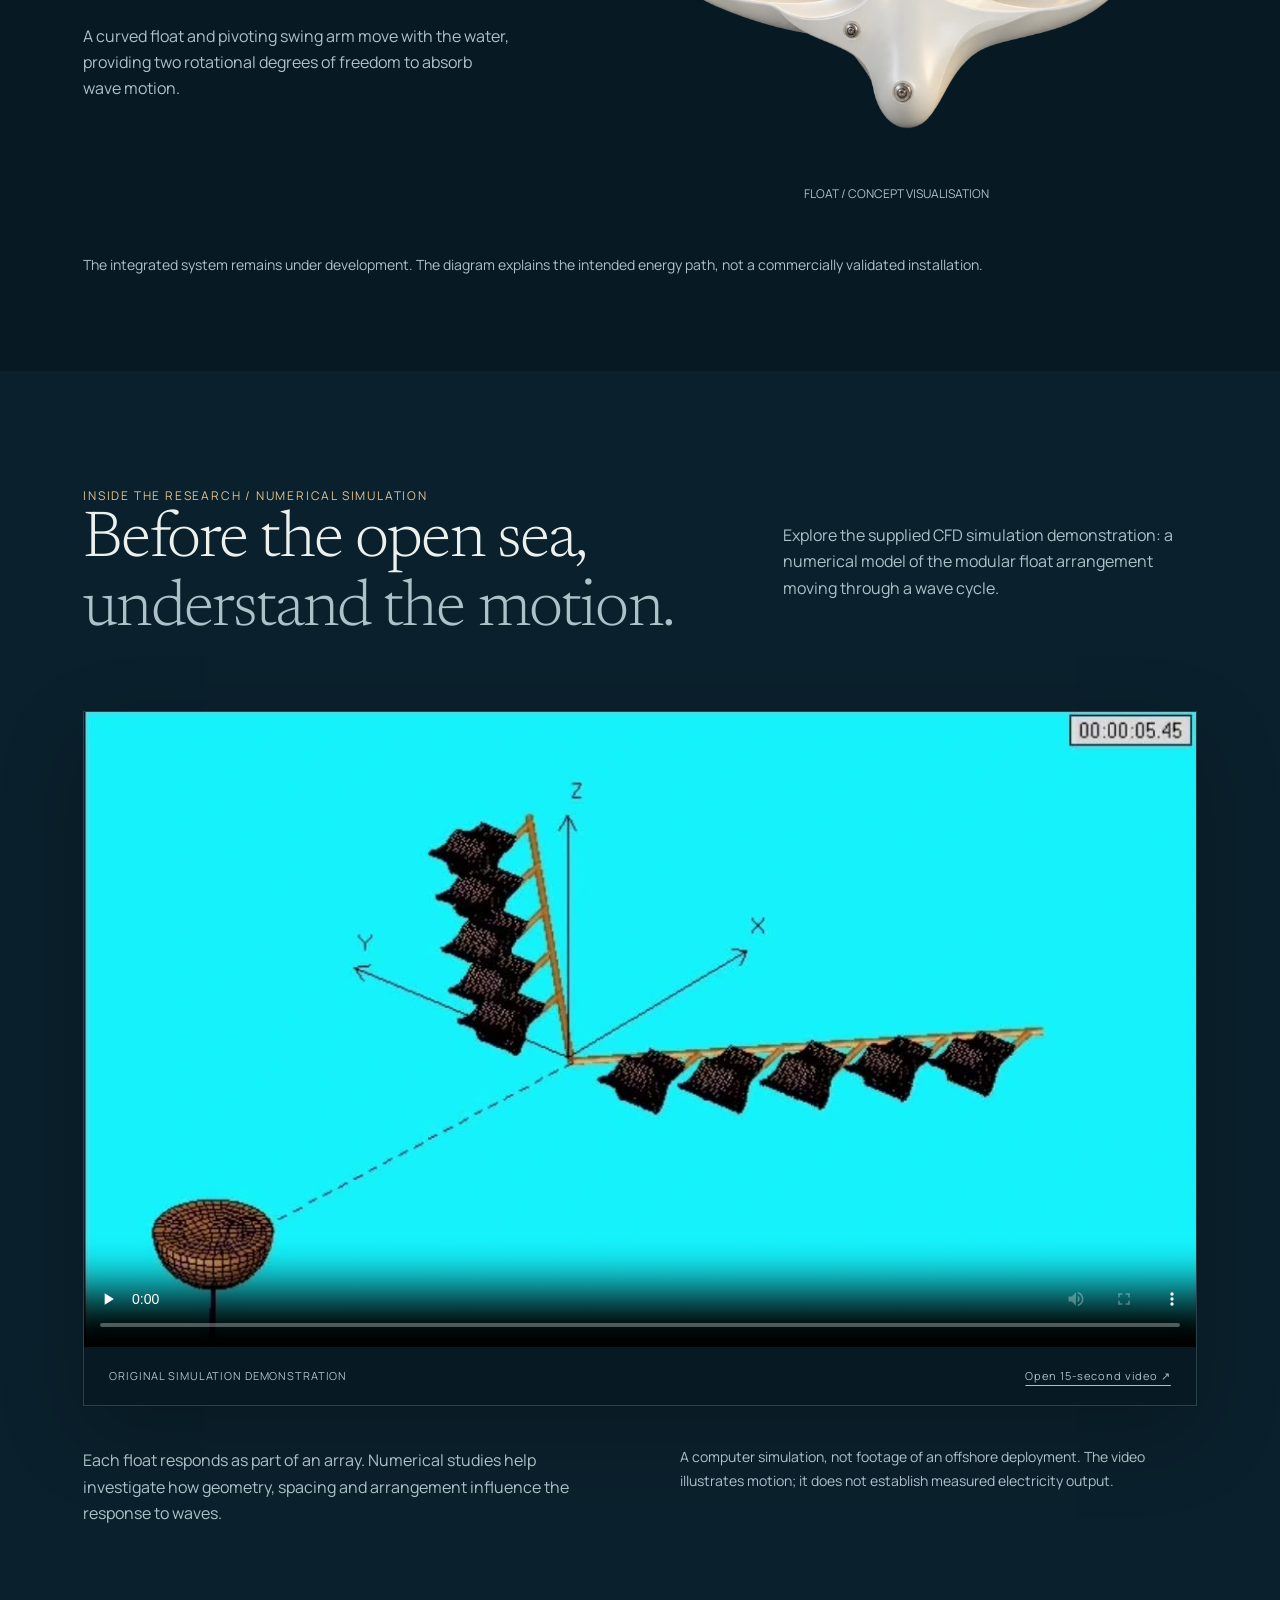
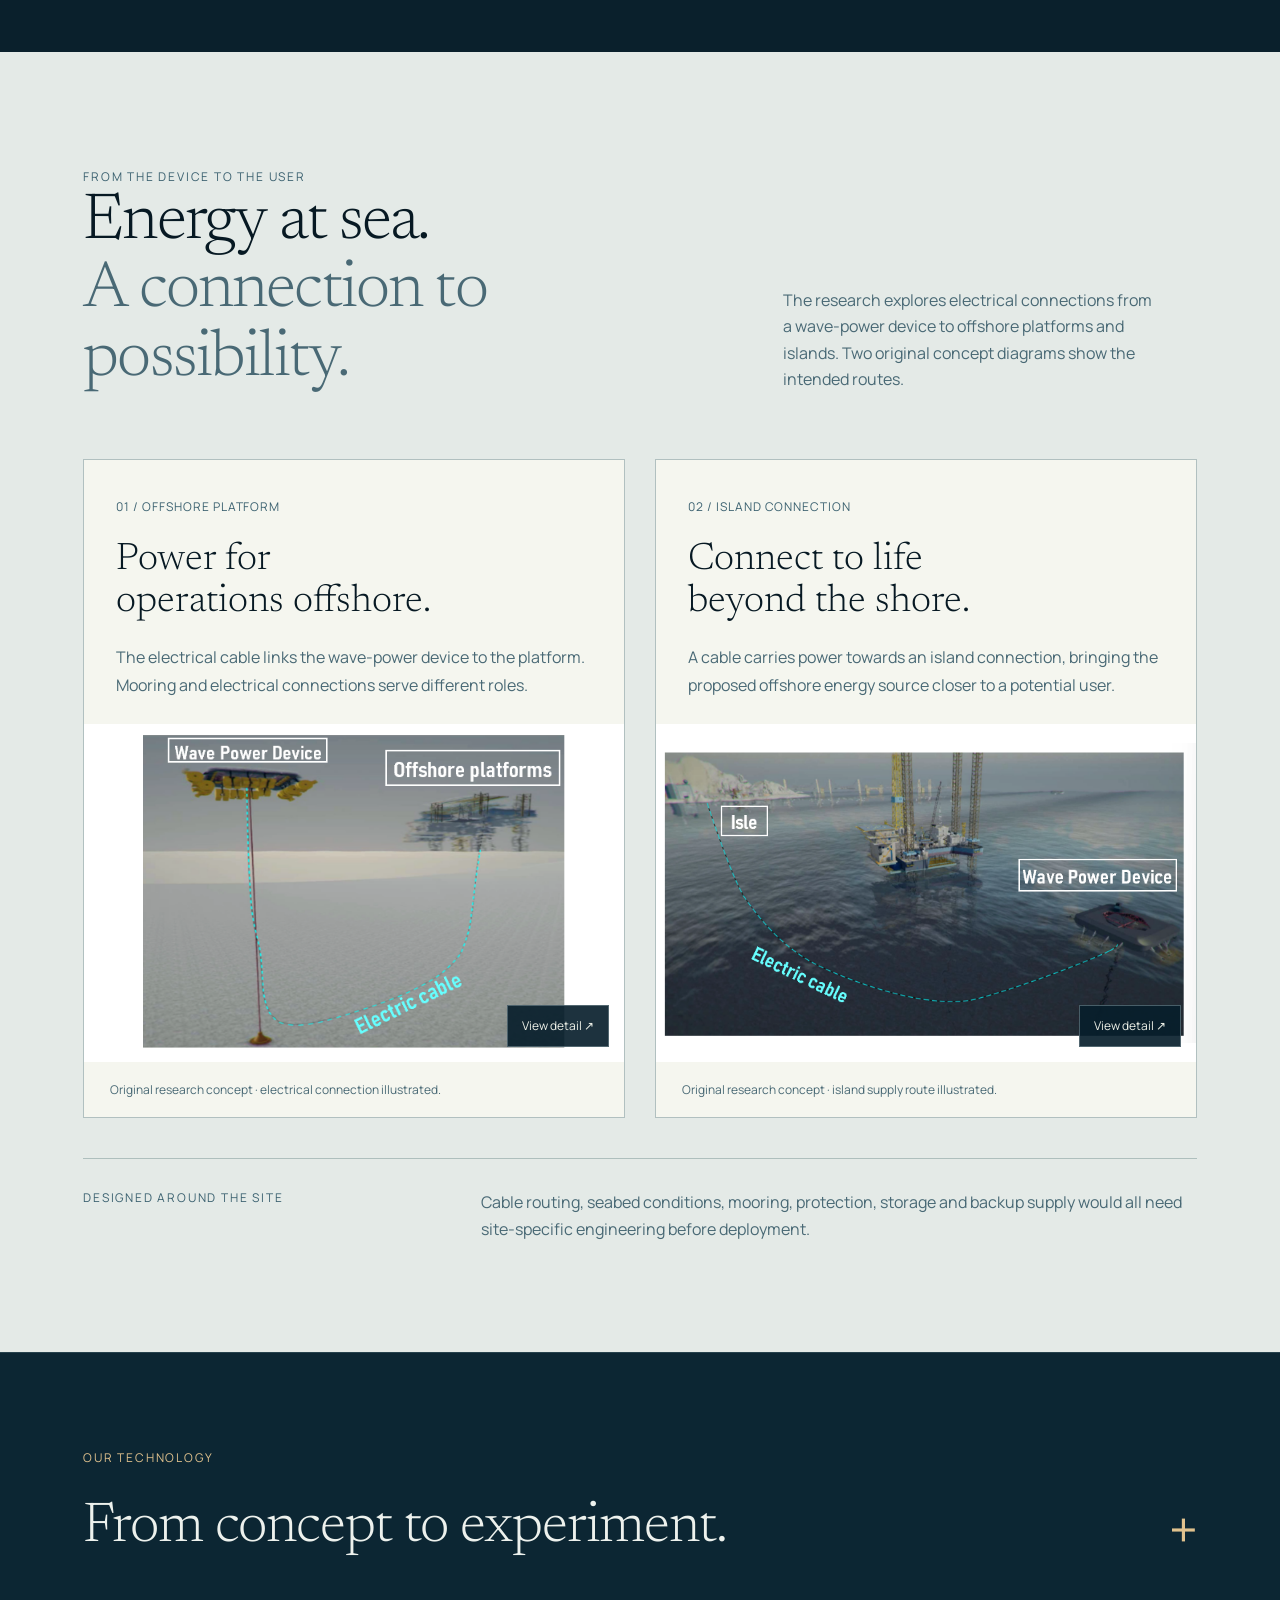
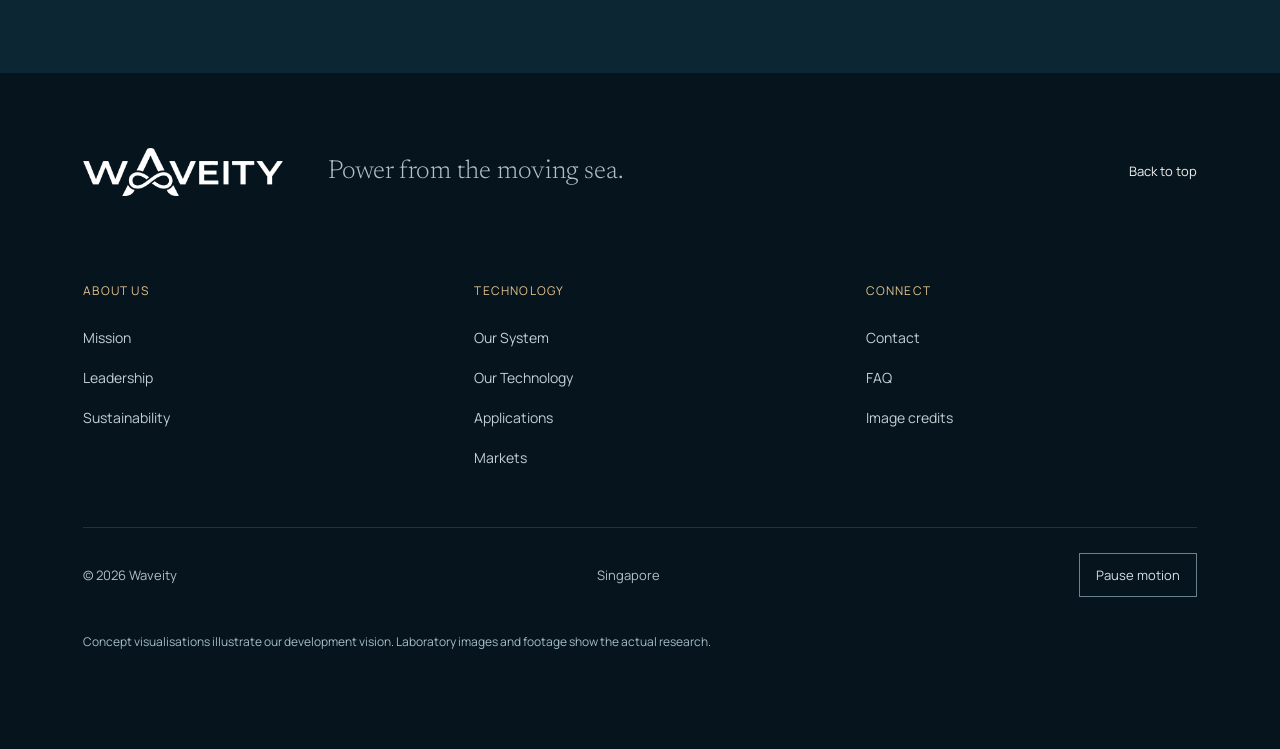
<file: system.html>
<!doctype html><html lang="en"><head><meta charset="utf-8"><meta name="viewport" content="width=device-width, initial-scale=1"><title>Our System — Waveity</title><meta name="description" content="Follow Waveity’s intended energy pathway: capture ocean motion, transfer hydraulic energy, convert it to electricity and integrate offshore."><meta name="theme-color" content="#071c24"><link rel="icon" type="image/svg+xml" href="data:image/svg+xml,%3Csvg xmlns='http://www.w3.org/2000/svg' viewBox='0 0 64 64'%3E%3Crect width='64' height='64' rx='15' fill='%23071c24'/%3E%3Cpath d='M10 23l10 22 12-22 12 22 10-22' fill='none' stroke='%23e1c28e' stroke-width='6'/%3E%3C/svg%3E"><script defer src="app.js?v=6.1"></script><meta property="og:title" content="Our System — Waveity"><meta property="og:description" content="Follow Waveity’s intended energy pathway: capture ocean motion, transfer hydraulic energy, convert it to electricity and integrate offshore."><meta property="og:type" content="website"><meta property="og:site_name" content="Waveity"><link rel="preload" href="assets/font-0.woff2" as="font" type="font/woff2" crossorigin><link rel="preload" href="assets/font-2.woff2" as="font" type="font/woff2" crossorigin><link rel="stylesheet" href="site.css?v=6.1"></head><body class="static-motion system-page" data-page="system"><a class="skip" href="#main">Skip to content</a><header id="header"><a href="index.html" class="brand" aria-label="Waveity home"><img src="assets/logo.png" alt="Waveity" width="1240" height="297"></a><nav aria-label="Main navigation"><div class="nav-group"><button aria-expanded="false" aria-controls="about-menu">About us <span>+</span></button><div id="about-menu" class="nav-panel" hidden><a href="mission.html">Mission</a><a href="leadership.html">Leadership</a><a href="sustainability.html">Sustainability</a></div></div><div class="nav-group"><button aria-expanded="false" aria-controls="technology-menu">Technology <span>+</span></button><div id="technology-menu" class="nav-panel" hidden><a href="system.html">Our System</a><a href="technology.html">Our Technology</a><a href="applications.html">Applications</a><a href="markets.html">Markets</a></div></div><a href="faq.html">FAQ</a></nav><a class="nav-contact" href="contact.html">Contact <span>+</span></a><button id="menu-toggle" aria-expanded="false" aria-controls="mobile-menu">Menu <span>+</span></button></header>
<nav id="mobile-menu" aria-label="Mobile navigation" hidden><div><span>ABOUT US</span><a href="mission.html">Mission</a><a href="leadership.html">Leadership</a><a href="sustainability.html">Sustainability</a></div><div><span>TECHNOLOGY</span><a href="system.html">Our System</a><a href="technology.html">Our Technology</a><a href="applications.html">Applications</a><a href="markets.html">Markets</a></div><div><a href="contact.html">Contact</a><a href="faq.html">FAQ</a></div></nav><div class="reading-progress" aria-hidden="true"></div><main id="main" tabindex="-1"><section class="system-hero"><img src="assets/deployment-v2.webp" alt="Concept visualisation of an offshore Waveity array" width="1672" height="941"><div class="system-veil"></div><div class="page-hero-copy"><span class="eyebrow">TECHNOLOGY / OUR SYSTEM</span><h1>Many movements.<br> <em>One energy system.</em></h1><p>Floats capture the motion. Mechanics transfer it.<br> Our research connects the pieces.</p><a href="#energy-path" class="underlined">Follow the energy <span>+</span></a><div class="hero-research-links"><a href="#simulation">Watch the CFD simulation ↗</a><a href="#connections">Explore the connections ↗</a></div></div><span class="concept-label">OFFSHORE ARRAY / CONCEPT VISUALISATION</span></section><nav class="chapter-nav" aria-label="Our System sections"><span>Our System</span><div><a href="#energy-path">Energy path</a><a href="#simulation">Simulation</a><a href="#connections">Connections</a></div></nav>
<section id="energy-path" class="section energy-section"><div class="split-title"><div><span class="eyebrow">FROM OCEAN MOTION TO POWER</span><h2>Follow the energy.</h2></div><p>A development pathway from wave movement to electricity. Select a stage to explore its role.</p></div><div class="energy-path" role="tablist" aria-label="Energy conversion stages"><button id="path-0" role="tab" aria-selected="true" aria-controls="path-panel" data-stage="0"><span>01</span>Capture</button><button id="path-1" role="tab" aria-selected="false" tabindex="-1" aria-controls="path-panel" data-stage="1"><span>02</span>Transfer</button><button id="path-2" role="tab" aria-selected="false" tabindex="-1" aria-controls="path-panel" data-stage="2"><span>03</span>Convert</button><button id="path-3" role="tab" aria-selected="false" tabindex="-1" aria-controls="path-panel" data-stage="3"><span>04</span>Integrate</button></div><div id="path-panel" tabindex="0" role="tabpanel" aria-labelledby="path-0" class="path-panel"><div><span class="eyebrow" id="path-label">01 / CAPTURE</span><h3 id="path-title">Start with the wave.</h3><p id="path-copy">A curved float and pivoting swing arm move with the water, providing two rotational degrees of freedom to absorb wave motion.</p></div><div class="path-visual"><img id="path-image" src="assets/float-v2.webp" alt="Prototype-based concept of the float and arm" width="1448" height="1086"><span id="path-note">FLOAT / CONCEPT VISUALISATION</span></div></div><p class="fine">The integrated system remains under development. The diagram explains the intended energy path, not a commercially validated installation.</p></section><section class="section cfd-section" id="simulation"><div class="split-title"><div><span class="eyebrow">INSIDE THE RESEARCH / NUMERICAL SIMULATION</span><h2>Before the open sea,<br> <span>understand the motion.</span></h2></div><p>Explore the supplied CFD simulation demonstration: a numerical model of the modular float arrangement moving through a wave cycle.</p></div><div class="cfd-cinema"><video id=cfd-video controls playsinline preload="none" poster="assets/cfd-poster.webp" aria-label="CFD simulation of a modular wave-energy float arrangement"><source src="assets/cfd-simulation.mp4" type="video/mp4"><p>Your browser cannot play this video. <a href="assets/cfd-simulation.mp4">Open the research video</a>.</p></video><div class="cinema-caption"><span>ORIGINAL SIMULATION DEMONSTRATION</span><span><a href="assets/cfd-simulation.mp4" target="_blank" rel="noopener">Open 15-second video ↗</a></span></div></div><div class="simulation-context"><p>Each float responds as part of an array. Numerical studies help investigate how geometry, spacing and arrangement influence the response to waves.</p><p class="fine">A computer simulation, not footage of an offshore deployment. The video illustrates motion; it does not establish measured electricity output.</p></div></section>
<section class="section connection-section" id="connections"><div class="split-title"><div><span class="eyebrow">FROM THE DEVICE TO THE USER</span><h2>Energy at sea.<br> <span>A connection to possibility.</span></h2></div><p>The research explores electrical connections from a wave-power device to offshore platforms and islands. Two original concept diagrams show the intended routes.</p></div><div class="connection-grid"><article class="research-card"><div class="research-card-head"><span class="eyebrow">01 / OFFSHORE PLATFORM</span><h3>Power for operations offshore.</h3><p>The electrical cable links the wave-power device to the platform. Mooring and electrical connections serve different roles.</p></div><button class="research-zoom" data-research-image="assets/platform-connection.png" data-research-title="Offshore platform connection" aria-label="Enlarge Offshore platform connection"><img src="assets/platform-connection.png" alt="Original concept showing a wave power device, mooring and an electric cable connecting to an offshore platform" width="568" height="420" loading="lazy" class=""><span>View detail ↗</span></button><p class="media-note">Original research concept · electrical connection illustrated.</p></article><article class="research-card"><div class="research-card-head"><span class="eyebrow">02 / ISLAND CONNECTION</span><h3>Connect to life beyond the shore.</h3><p>A cable carries power towards an island connection, bringing the proposed offshore energy source closer to a potential user.</p></div><button class="research-zoom" data-research-image="assets/island-connection.png" data-research-title="Island electrical connection" aria-label="Enlarge Island electrical connection"><img src="assets/island-connection.png" alt="Original concept showing a wave power device linked by an electric cable to an island" width="742" height="412" loading="lazy" class=""><span>View detail ↗</span></button><p class="media-note">Original research concept · island supply route illustrated.</p></article></div><div class="connection-note"><span class="eyebrow">DESIGNED AROUND THE SITE</span><p>Cable routing, seabed conditions, mooring, protection, storage and backup supply would all need site-specific engineering before deployment.</p></div></section><dialog id="research-dialog" aria-labelledby="research-dialog-title"><div class="cad-dialog-head"><h2 id="research-dialog-title">Research image</h2><button id="research-close" aria-label="Close research image">Close ×</button></div><img id="research-large" alt=""><p>Original research or enhanced presentation image, as labelled above. Press Escape to close.</p><a id="research-original-link" class="underlined" href="assets/gen1-original.png" target="_blank" rel="noopener">Open full image ↗</a></dialog><aside class="next-chapter"><span class="eyebrow">OUR TECHNOLOGY</span><a href="technology.html">From concept to experiment.<span>+</span></a></aside><noscript><style>#contact-form,.prototype-tabs,[data-switch-gen],[data-motion],#menu-toggle,header nav{display:none}.prototype-panel{margin-top:40px}</style><p class="no-script">Interactive controls need JavaScript. You can browse all pages using the links below, view the research images and contact the team directly by email.</p></noscript></main><footer><div class="footer-top"><a href="index.html" aria-label="Waveity home"><img src="assets/logo.png" alt="Waveity" width="1240" height="297"></a><p>Power from the moving sea.</p><a href="#main">Back to top</a></div><div class="footer-sitemap"><div><span>ABOUT US</span><a href="mission.html">Mission</a><a href="leadership.html">Leadership</a><a href="sustainability.html">Sustainability</a></div><div><span>TECHNOLOGY</span><a href="system.html">Our System</a><a href="technology.html">Our Technology</a><a href="applications.html">Applications</a><a href="markets.html">Markets</a></div><div><span>CONNECT</span><a href="contact.html">Contact</a><a href="faq.html">FAQ</a><a href="credits.html">Image credits</a></div></div><div class="footer-bottom"><span>© 2026 Waveity</span><span>Singapore</span><button class="footer-motion" data-motion aria-pressed="false">Pause motion</button></div><p class="footer-note">Concept visualisations illustrate our development vision. Laboratory images and footage show the actual research.</p></footer></body></html>
</file>
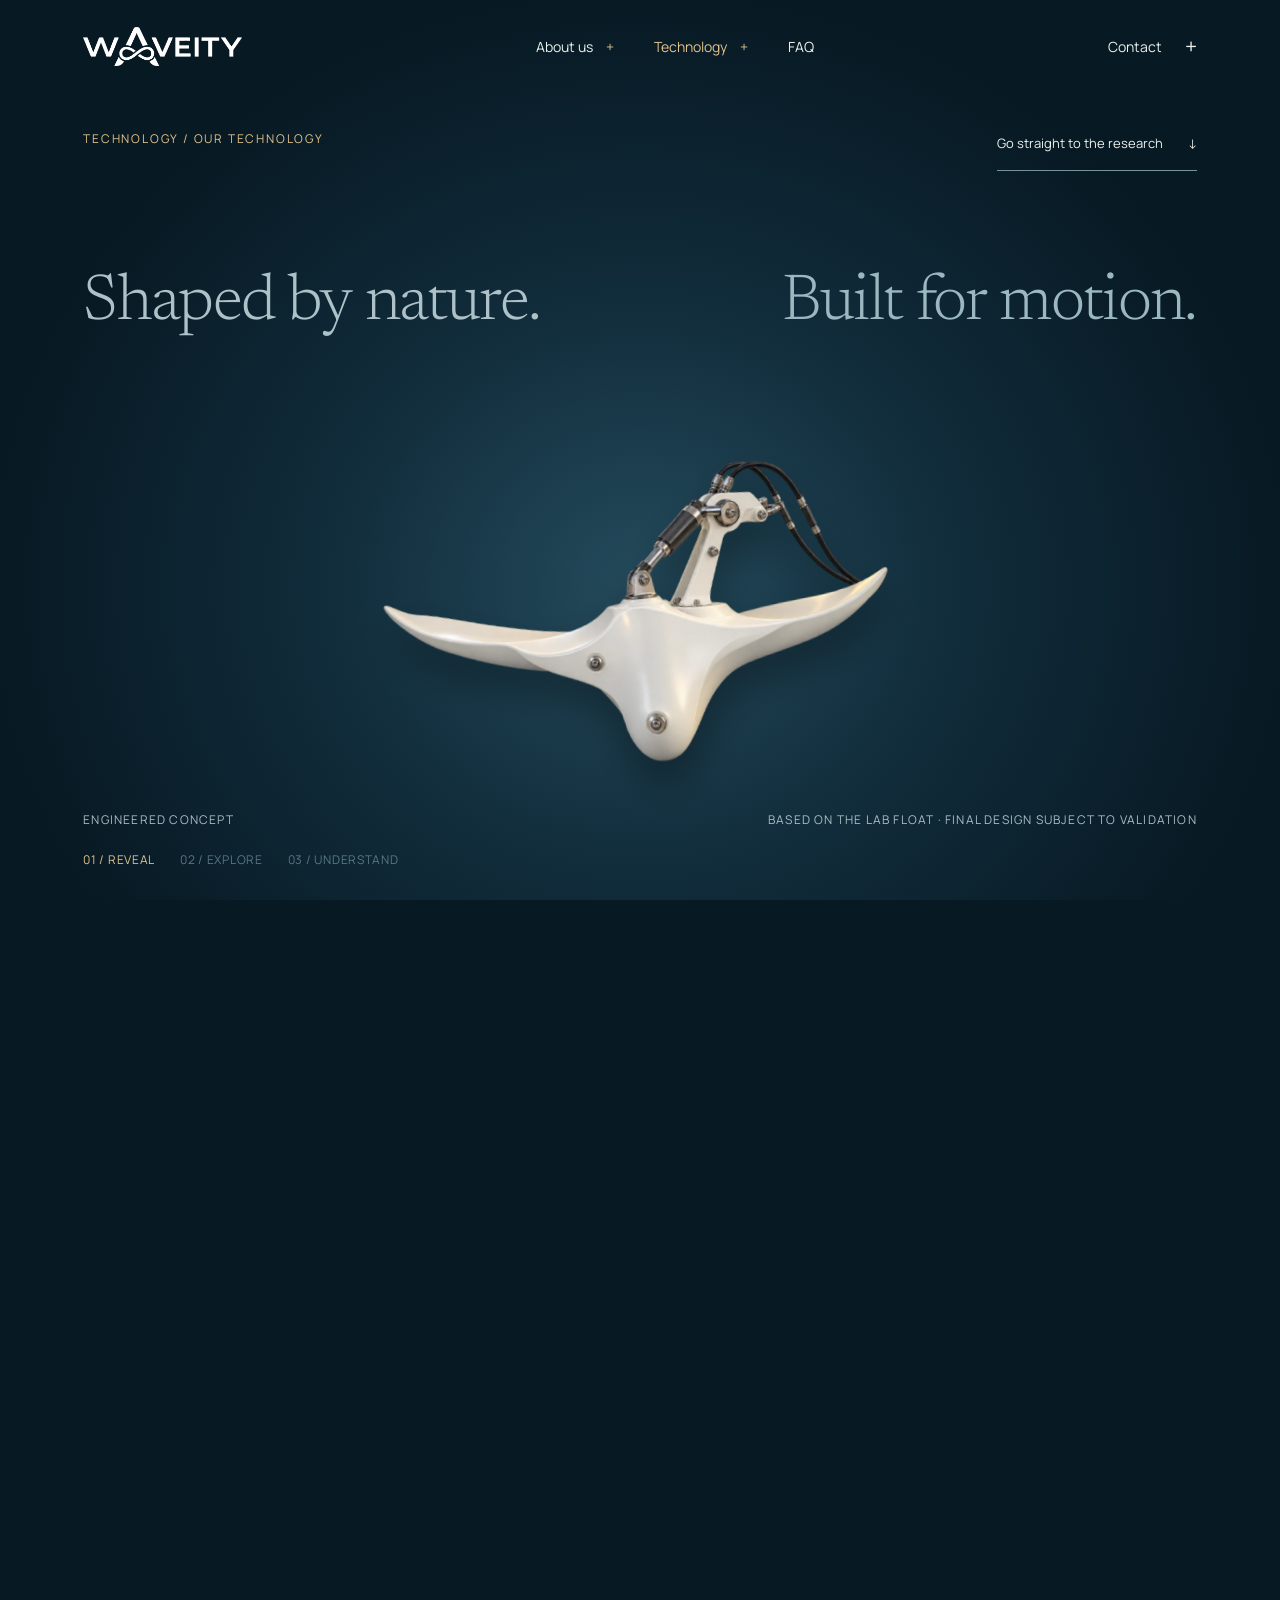
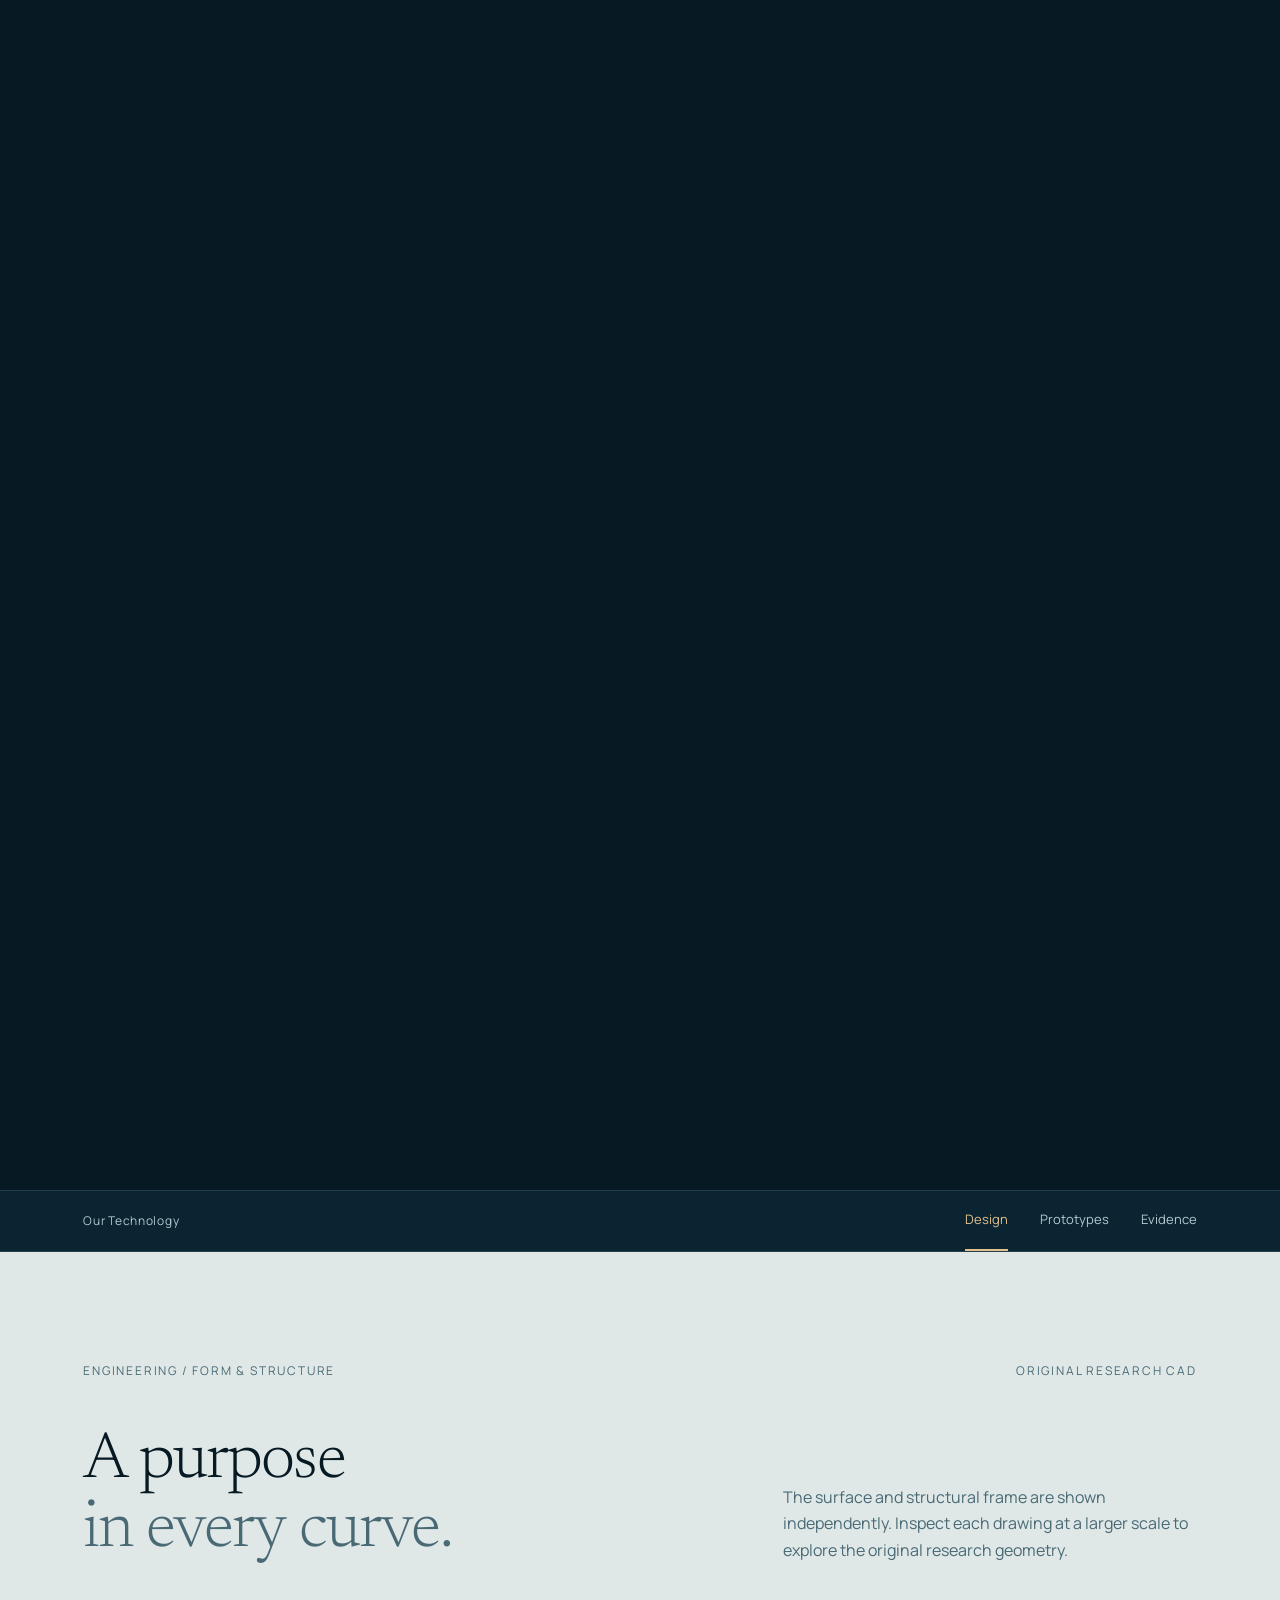
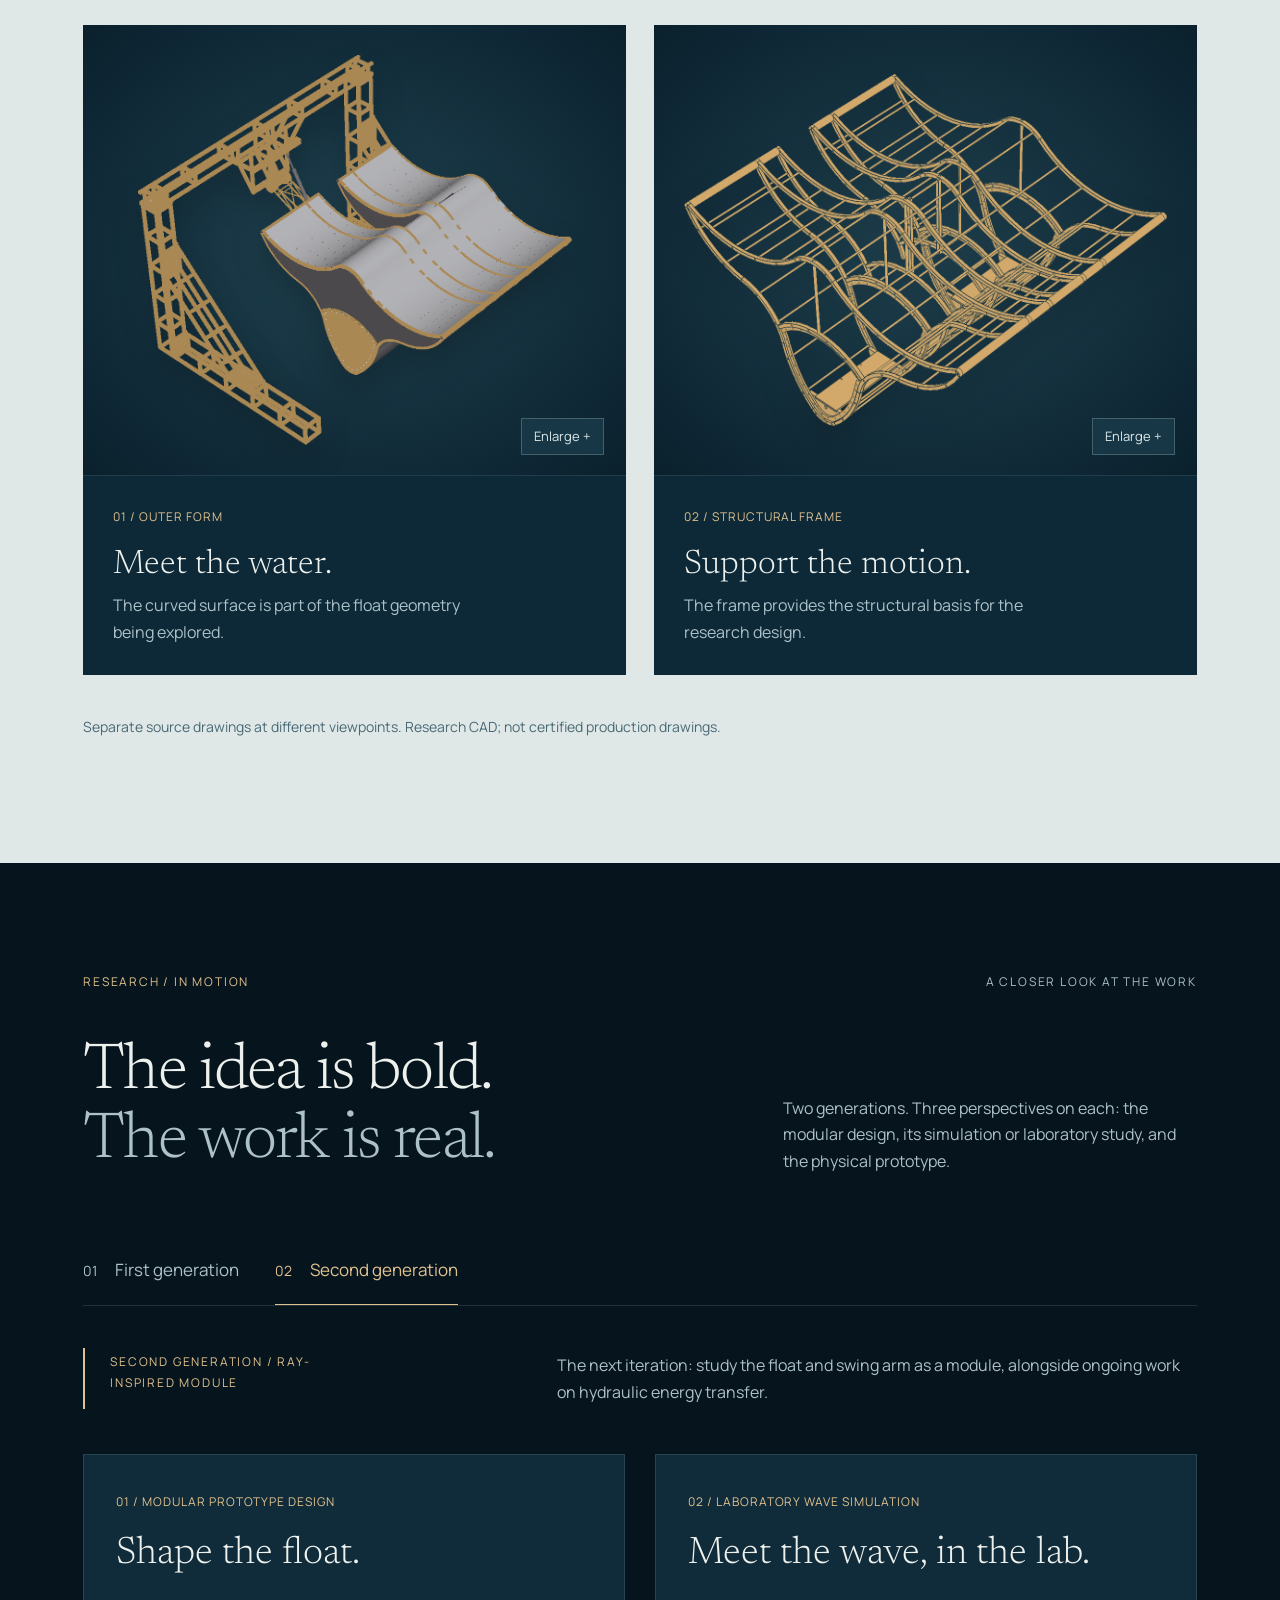
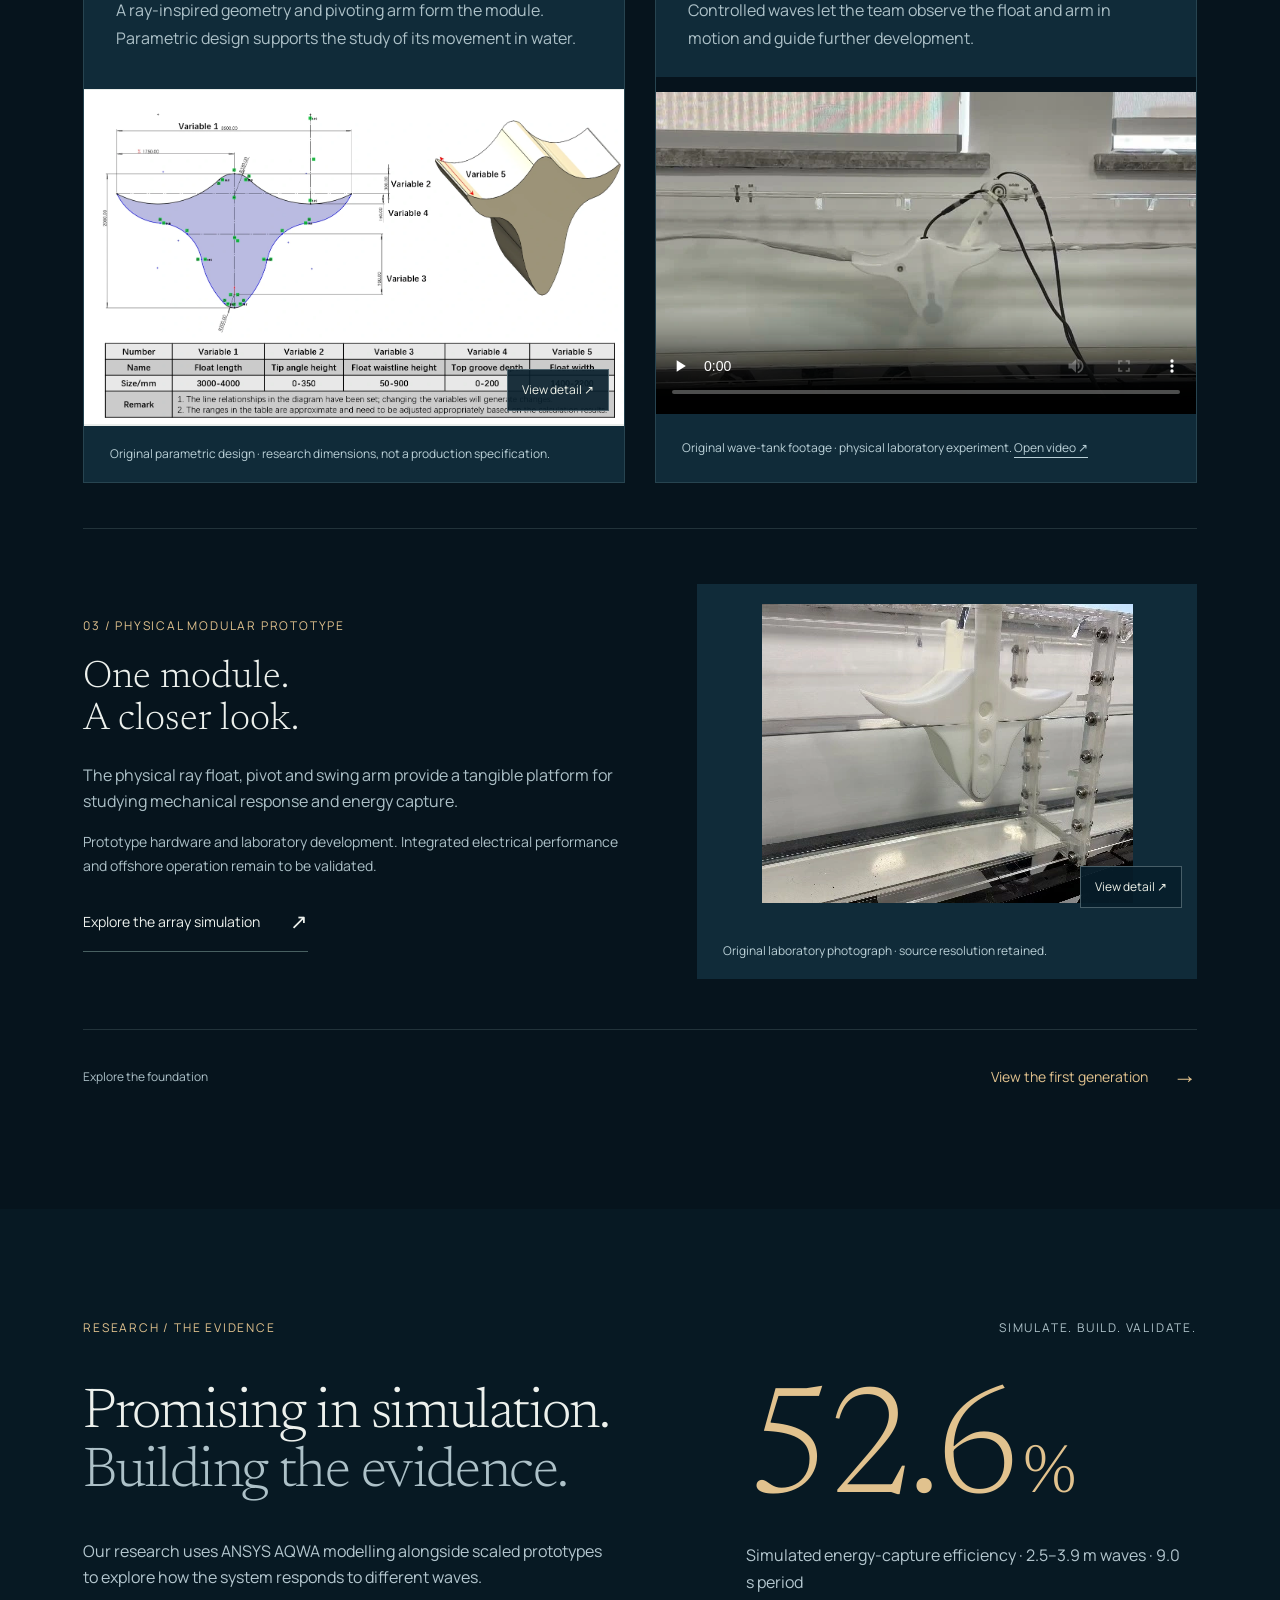
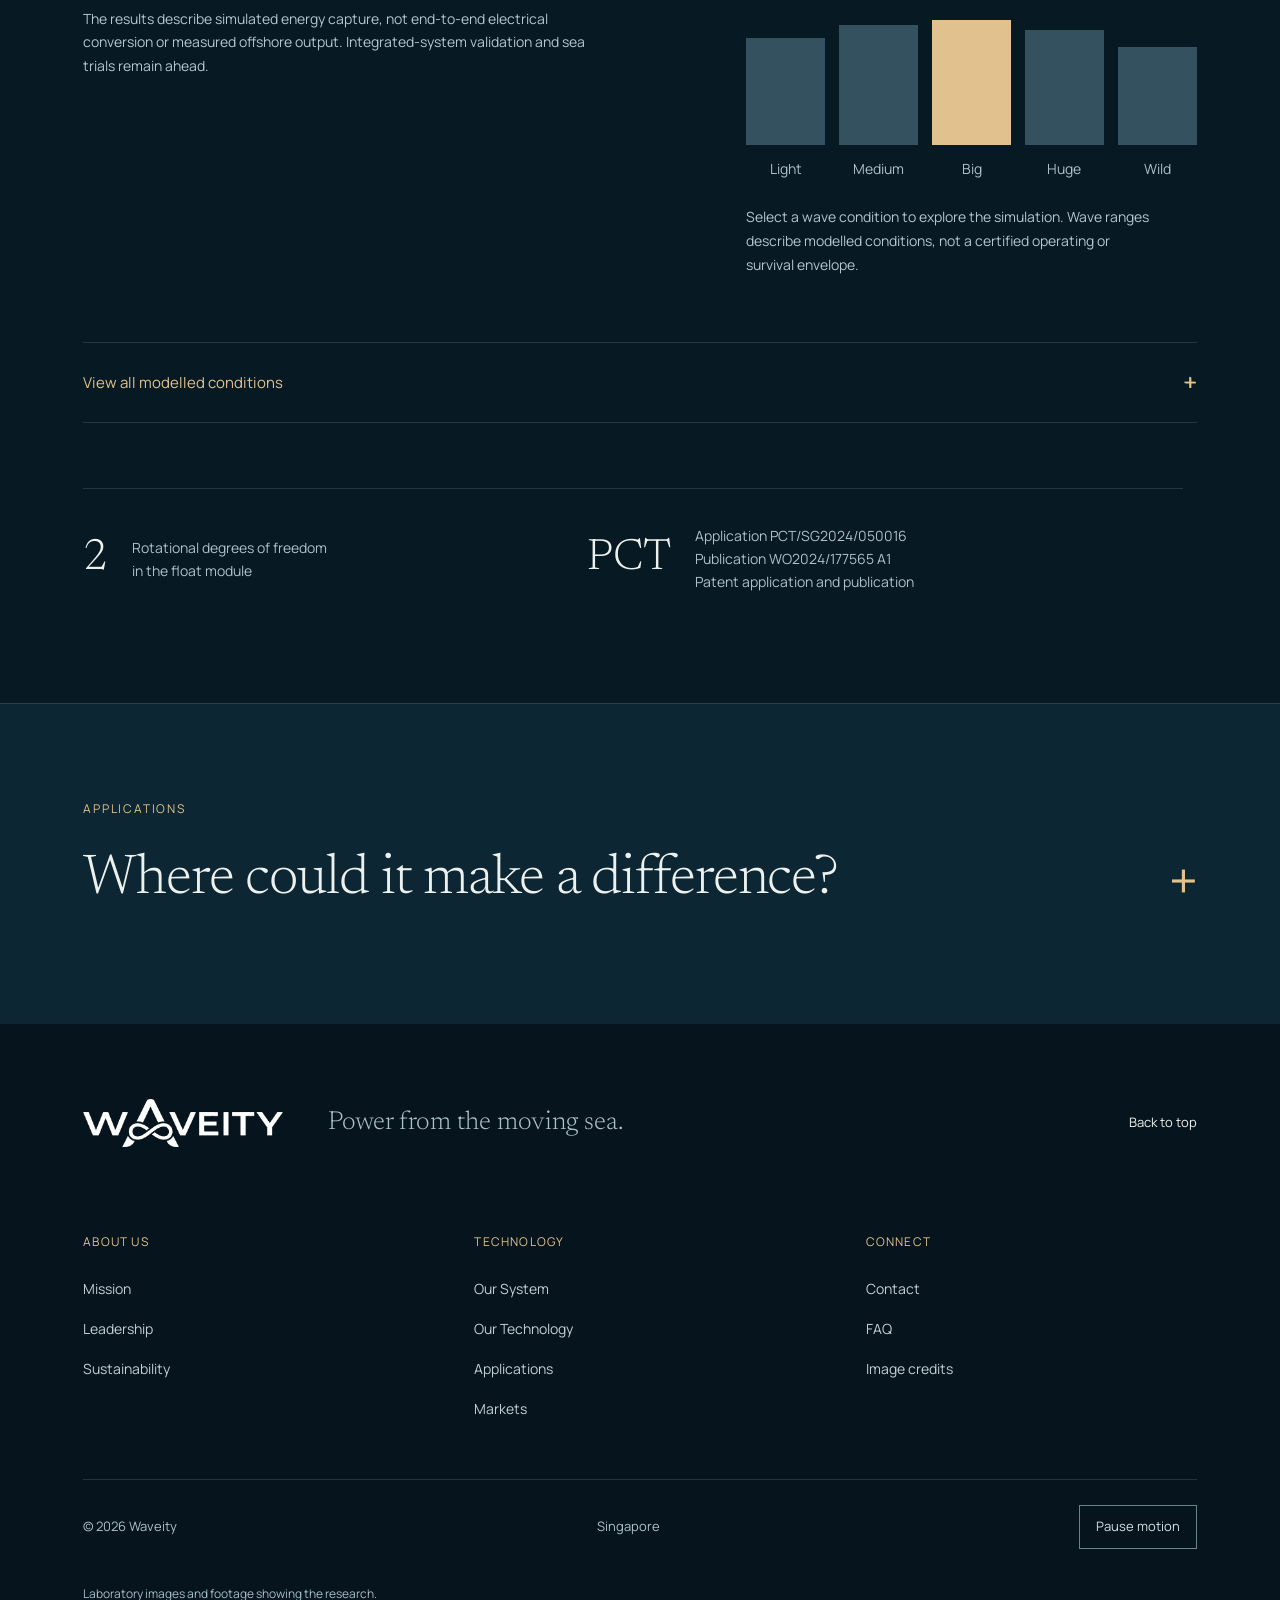
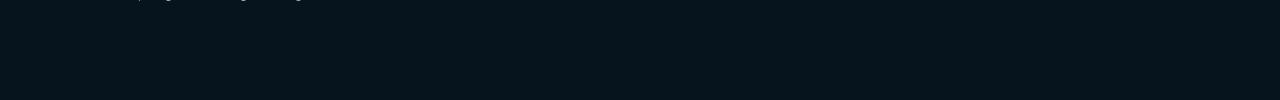
<file: technology.html>
<!doctype html><html lang="en"><head><meta charset="utf-8"><meta name="viewport" content="width=device-width, initial-scale=1"><title>Our Technology — Waveity</title><meta name="description" content="Explore Waveity’s ray-inspired float, original CAD, two generations of laboratory prototypes, wave-tank footage and qualified simulation results."><meta name="theme-color" content="#071c24"><link rel="icon" type="image/svg+xml" href="data:image/svg+xml,%3Csvg xmlns='http://www.w3.org/2000/svg' viewBox='0 0 64 64'%3E%3Crect width='64' height='64' rx='15' fill='%23071c24'/%3E%3Cpath d='M10 23l10 22 12-22 12 22 10-22' fill='none' stroke='%23e1c28e' stroke-width='6'/%3E%3C/svg%3E"><script defer src="app.js?v=6.1"></script><meta property="og:title" content="Our Technology — Waveity"><meta property="og:description" content="Explore Waveity’s ray-inspired float, original CAD, two generations of laboratory prototypes, wave-tank footage and qualified simulation results."><meta property="og:type" content="website"><meta property="og:site_name" content="Waveity"><link rel="preload" href="assets/font-0.woff2" as="font" type="font/woff2" crossorigin><link rel="preload" href="assets/font-2.woff2" as="font" type="font/woff2" crossorigin><link rel="stylesheet" href="site.css?v=6.1"></head><body class="static-motion technology-page" data-page="technology"><a class="skip" href="#main">Skip to content</a><header id="header"><a href="index.html" class="brand" aria-label="Waveity home"><img src="assets/logo.png" alt="Waveity" width="1240" height="297"></a><nav aria-label="Main navigation"><div class="nav-group"><button aria-expanded="false" aria-controls="about-menu">About us <span>+</span></button><div id="about-menu" class="nav-panel" hidden><a href="mission.html">Mission</a><a href="leadership.html">Leadership</a><a href="sustainability.html">Sustainability</a></div></div><div class="nav-group"><button aria-expanded="false" aria-controls="technology-menu">Technology <span>+</span></button><div id="technology-menu" class="nav-panel" hidden><a href="system.html">Our System</a><a href="technology.html">Our Technology</a><a href="applications.html">Applications</a><a href="markets.html">Markets</a></div></div><a href="faq.html">FAQ</a></nav><a class="nav-contact" href="contact.html">Contact <span>+</span></a><button id="menu-toggle" aria-expanded="false" aria-controls="mobile-menu">Menu <span>+</span></button></header>
<nav id="mobile-menu" aria-label="Mobile navigation" hidden><div><span>ABOUT US</span><a href="mission.html">Mission</a><a href="leadership.html">Leadership</a><a href="sustainability.html">Sustainability</a></div><div><span>TECHNOLOGY</span><a href="system.html">Our System</a><a href="technology.html">Our Technology</a><a href="applications.html">Applications</a><a href="markets.html">Markets</a></div><div><a href="contact.html">Contact</a><a href="faq.html">FAQ</a></div></nav><div class="reading-progress" aria-hidden="true"></div><main id="main" tabindex="-1"><section id="technology" class="manta scroll-scene"><div class="scene-sticky"><div class="manta-kicker eyebrow">TECHNOLOGY / OUR TECHNOLOGY</div><a class="research-jump" href="#prototypes">Go straight to the research <span>↓</span></a><h1 class="manta-headline"><span>Shaped by nature.</span><span>Built for motion.</span></h1><img class="manta-object" src="assets/float-v2.webp" alt="Concept render based on Waveity’s second-generation laboratory float, with curved surfaces, a central pivot and swing-arm connection" fetchpriority="high" width="1448" height="1086"><div class="manta-spec-left"><span class="eyebrow">THE RAY-INSPIRED FLOAT</span><p class="spec-name">Waveity.</p><dl><div><dt>Motion</dt><dd>Two rotational axes</dd></div><div><dt>Energy transfer</dt><dd>Hydraulic development</dd></div><div><dt>Evidence</dt><dd>Laboratory & simulation</dd></div></dl></div><div class="manta-spec-right"><h2>Follow the wave.<br> <span>Capture its motion.</span></h2><p>A curved float and pivoting arm move with the water. The design explores how that movement can be transferred into hydraulic energy.</p><a class="underlined" href="technology.html#prototypes">See the real prototype <span>+</span></a></div><div class="manta-caption"><span>ENGINEERED CONCEPT</span><span>BASED ON THE LAB FLOAT · FINAL DESIGN SUBJECT TO VALIDATION</span></div><div class="scene-steps" aria-hidden="true"><span>01 / REVEAL</span><span>02 / EXPLORE</span><span>03 / UNDERSTAND</span></div></div></section><nav class="chapter-nav" aria-label="Our Technology sections"><span>Our Technology</span><div><a href="#engineering">Design</a><a href="#prototypes">Prototypes</a><a href="#research">Evidence</a></div></nav><section id="engineering" class="section cad-section"><div class="section-top"><span class="eyebrow">ENGINEERING / FORM & STRUCTURE</span><span class="eyebrow">ORIGINAL RESEARCH CAD</span></div><div class="split-title"><h2>A purpose<br> <span>in every curve.</span></h2><p>The surface and structural frame are shown independently. Inspect each drawing at a larger scale to explore the original research geometry.</p></div><div class="cad-pair"><figure><button class="cad-open" data-cad="surface" aria-label="Enlarge the outer form CAD"><img src="assets/float_skin.png" alt="Original CAD drawing of the float surface and support" loading="lazy" width="940" height="845"><span>Enlarge +</span></button><figcaption><span>01 / OUTER FORM</span><h3>Meet the water.</h3><p>The curved surface is part of the float geometry being explored.</p></figcaption></figure><figure><button class="cad-open" data-cad="structure" aria-label="Enlarge the structural frame CAD"><img src="assets/float_wire.png" alt="Original CAD drawing of the internal structural frame" loading="lazy" width="1004" height="732"><span>Enlarge +</span></button><figcaption><span>02 / STRUCTURAL FRAME</span><h3>Support the motion.</h3><p>The frame provides the structural basis for the research design.</p></figcaption></figure></div><p class="fine">Separate source drawings at different viewpoints. Research CAD; not certified production drawings.</p></section><dialog id="cad-dialog" aria-labelledby="cad-title"><div class="cad-dialog-head"><h2 id="cad-title">Outer form</h2><button id="cad-close" aria-label="Close CAD view">Close ×</button></div><img id="cad-large" alt=""><p>Original research CAD. Scroll to inspect; press Escape to close.</p></dialog><section class="prototype section" id="prototypes"><div class="section-top"><span class="eyebrow">RESEARCH / IN MOTION</span><span class="eyebrow">A CLOSER LOOK AT THE WORK</span></div><div class="split-title"><h2>The idea is bold.<br> <span>The work is real.</span></h2><p>Two generations. Three perspectives on each: the modular design, its simulation or laboratory study, and the physical prototype.</p></div><div id="generation-controls" class="prototype-tabs" role="tablist" aria-label="Prototype generations"><button id="tab-gen1" role="tab" aria-controls="panel-gen1" aria-selected="true" tabindex="0">01 <span>First generation</span></button><button id="tab-gen2" role="tab" aria-controls="panel-gen2" aria-selected="false" tabindex="-1">02 <span>Second generation</span></button></div><div class="prototype-panel generation-panel" id="panel-gen1" role="tabpanel" tabindex="0" aria-labelledby="tab-gen1"><div class="generation-intro"><span class="eyebrow">FIRST GENERATION / MODULAR PLATFORM</span><p>The foundation: explore the relationship between repeated floats, a shared structure and mechanical energy transfer.</p></div><div class="research-grid"><article class="research-card"><div class="research-card-head"><span class="eyebrow">01 / MODULAR PROTOTYPE DESIGN</span><h3>A platform of possibilities.</h3><p>Original design studies explore float shapes and frame arrangements as a modular system.</p></div><button class="research-zoom" data-research-image="assets/modular-design.webp" data-research-title="Modular arrangement design study" aria-label="Enlarge Modular arrangement design study"><img src="assets/modular-design.webp" alt="Research matrix comparing float geometries and frame arrangements" width="2407" height="1363" loading="lazy" class=""><span>View detail ↗</span></button><p class="media-note">Original design study.</p></article><article class="research-card"><div class="research-card-head"><span class="eyebrow">02 / NUMERICAL SIMULATION</span><h3>Study the arrangement.</h3><p>The team’s numerical research compares how different float arrangements capture wave motion.</p></div><button class="research-zoom" data-research-image="assets/simulation-arrangements.webp" data-research-title="Wave-energy simulation study" aria-label="Enlarge Wave-energy simulation study"><img src="assets/simulation-arrangements.webp" alt="Original research figure showing wave conditions, simulated energy capture results and model arrangements" width="2664" height="1256" loading="lazy" class=""><span>View detail ↗</span></button><p class="media-note">Numerical research across arrangements · distinct from laboratory footage.</p></article></div><div class="enhanced-prototype"><div class="research-card-head"><span class="eyebrow">03 / PHYSICAL MODULAR PROTOTYPE</span><h3>From an idea to something real.</h3><p>The first-generation laboratory assembly brings repeated float modules, gearing and a shared frame together.</p></div><button class="research-zoom enhanced-view" data-research-image="assets/gen1-enhanced-3840.webp" data-research-title="First-generation prototype " aria-label="Enlarge enhanced first-generation prototype"><img src="assets/gen1-enhanced-1920.webp" srcset="assets/gen1-enhanced-960.webp 960w, assets/gen1-enhanced-1920.webp 1920w, assets/gen1-enhanced-3840.webp 3840w" sizes="(max-width:800px) 100vw, 85vw" width="3840" height="2098" loading="lazy" alt="first-generation prototype photograph"><span>Explore in 4K ↗</span></button><div class="enhancement-note"><p>First Generation Prototype.</p><button class="underlined" data-research-image="assets/gen1-original.png" data-research-title="First-generation prototype — original photograph">View original photograph <span>↗</span></button></div></div><div class="generation-next"><span>Continue the research</span><a href="?generation=2#prototypes" data-generation="2">Explore the second generation <b aria-hidden="true">→</b></a></div></div><div class="prototype-panel generation-panel" id="panel-gen2" role="tabpanel" tabindex="0" aria-labelledby="tab-gen2"><div class="generation-intro"><span class="eyebrow">SECOND GENERATION / RAY-INSPIRED MODULE</span><p>The next iteration: study the float and swing arm as a module, alongside ongoing work on hydraulic energy transfer.</p></div><div class="research-grid"><article class="research-card"><div class="research-card-head"><span class="eyebrow">01 / MODULAR PROTOTYPE DESIGN</span><h3>Shape the float.</h3><p>A ray-inspired geometry and pivoting arm form the module. Parametric design supports the study of its movement in water.</p></div><button class="research-zoom" data-research-image="assets/ray-design.webp" data-research-title="Ray-float parametric design" aria-label="Enlarge Ray-float parametric design"><img src="assets/ray-design.webp" alt="Original parametric drawing of the ray-inspired float and its geometry" width="1433" height="886" loading="lazy" class=""><span>View detail ↗</span></button><p class="media-note">Original parametric design · research dimensions, not a production specification.</p></article><article class="research-card"><div class="research-card-head"><span class="eyebrow">02 / LABORATORY WAVE SIMULATION</span><h3>Meet the wave, in the lab.</h3><p>Controlled waves let the team observe the float and arm in motion and guide further development.</p></div><video id=lab-video controls playsinline preload="none" poster="assets/lab-motion-poster.webp" aria-label="Second-generation ray float moving in the laboratory wave tank"><source src="assets/wave-tank.mp4" type="video/mp4"><p>Your browser cannot play this video. <a href="assets/wave-tank.mp4">Open the research video</a>.</p></video><p class="media-note">Original wave-tank footage · physical laboratory experiment. <a href="assets/wave-tank.mp4" target="_blank" rel="noopener">Open video ↗</a></p></article></div><article class="physical-module"><div class="physical-module-copy"><span class="eyebrow">03 / PHYSICAL MODULAR PROTOTYPE</span><h3>One module.<br> A closer look.</h3><p>The physical ray float, pivot and swing arm provide a tangible platform for studying mechanical response and energy capture.</p><p class="fine">Prototype hardware and laboratory development. Integrated electrical performance and offshore operation remain to be validated.</p><a class="underlined" href="system.html#simulation">Explore the array simulation <span>↗</span></a></div><div class="physical-module-image"><button class="research-zoom" data-research-image="assets/ray-test-module.webp" data-research-title="Physical ray-float test module" aria-label="Enlarge Physical ray-float test module"><img src="assets/ray-test-module.webp" alt="Original photograph of the physical ray-shaped float mounted to its swing arm in a laboratory test fixture" width="371" height="299" loading="lazy" class=""><span>View detail ↗</span></button><span class="media-note">Original laboratory photograph · source resolution retained.</span></div></article><div class="generation-next"><span>Explore the foundation</span><a href="?generation=1#prototypes" data-generation="1">View the first generation <b aria-hidden="true">→</b></a></div></div></section><section class="evidence section" id="research"><div class="section-top"><span class="eyebrow">RESEARCH / THE EVIDENCE</span><span class="eyebrow">SIMULATE. BUILD. VALIDATE.</span></div><div class="evidence-grid"><div><h2>Promising in simulation.<br> <span>Building the evidence.</span></h2><p>Our research uses ANSYS AQWA modelling alongside scaled prototypes to explore how the system responds to different waves.</p><p class="fine">The results describe simulated energy capture, not end-to-end electrical conversion or measured offshore output. Integrated-system validation and sea trials remain ahead.</p></div><div class="efficiency"><div class="big-number"><span id="efficiency-number">52.6</span><small>%</small></div><p id="efficiency-label" aria-live="polite">Simulated energy-capture efficiency · 2.5–3.9 m waves · 9.0 s period</p><div class="wave-bars" aria-label="Simulated energy-capture efficiency by wave condition"><button data-value="40.5" data-height="0.5–1.2" data-period="5.5" aria-label="Light waves, 40.5 percent simulated energy-capture efficiency" aria-pressed="false"><i style="--bar:67%"></i><span>Light</span></button><button data-value="45.2" data-height="1.3–2.4" data-period="7.7" aria-label="Medium waves, 45.2 percent simulated energy-capture efficiency" aria-pressed="false"><i style="--bar:75%"></i><span>Medium</span></button><button data-value="52.6" data-height="2.5–3.9" data-period="9.0" aria-label="Big waves, 52.6 percent simulated energy-capture efficiency" aria-pressed="true"><i style="--bar:88%"></i><span>Big</span></button><button data-value="43.1" data-height="4.0–5.9" data-period="11.0" aria-label="Huge waves, 43.1 percent simulated energy-capture efficiency" aria-pressed="false"><i style="--bar:72%"></i><span>Huge</span></button><button data-value="36.3" data-height="6.0–8.0" data-period="12.4" aria-label="Wild waves, 36.3 percent simulated energy-capture efficiency" aria-pressed="false"><i style="--bar:61%"></i><span>Wild</span></button></div><p class="fine">Select a wave condition to explore the simulation. Wave ranges describe modelled conditions, not a certified operating or survival envelope.</p></div></div><details class="simulation-data"><summary>View all modelled conditions <span aria-hidden="true">+</span></summary><div class="table-wrap"><table><caption>ANSYS AQWA · simulated energy-capture efficiency</caption><thead><tr><th scope="col">Wave height<br> <small>metres</small></th><th scope="col">Period<br> <small>seconds</small></th><th scope="col">Energy capture<br> <small>percent</small></th></tr></thead><tbody><tr><th scope="row">0.5–1.2</th><td>5.5</td><td>40.5%</td></tr><tr><th scope="row">1.3–2.4</th><td>7.7</td><td>45.2%</td></tr><tr><th scope="row">2.5–3.9</th><td>9.0</td><td>52.6%</td></tr><tr><th scope="row">4.0–5.9</th><td>11.0</td><td>43.1%</td></tr><tr><th scope="row">6.0–8.0</th><td>12.4</td><td>36.3%</td></tr></tbody></table><p class="fine">Source: Wave-energy capture study. These conditions do not define a certified operating or survival envelope.</p></div></details><div class="research-facts"><div><strong>2</strong><span>Rotational degrees of freedom<br> in the float module</span></div><div><strong>PCT</strong><span>Application PCT/SG2024/050016<br> Publication WO2024/177565 A1<br> Patent application and publication</span></div></div></section><dialog id="research-dialog" aria-labelledby="research-dialog-title"><div class="cad-dialog-head"><h2 id="research-dialog-title">Research image</h2><button id="research-close" aria-label="Close research image">Close ×</button></div><img id="research-large" alt=""><p>Original research, as labelled above. Press Escape to close.</p><a id="research-original-link" class="underlined" href="assets/gen1-original.png" target="_blank" rel="noopener">Open full image ↗</a></dialog><aside class="next-chapter"><span class="eyebrow">APPLICATIONS</span><a href="applications.html">Where could it make a difference?<span>+</span></a></aside><noscript><style>#contact-form,.prototype-tabs,[data-switch-gen],[data-motion],#menu-toggle,header nav{display:none}.prototype-panel{margin-top:40px}</style><p class="no-script">Interactive controls need JavaScript. You can browse all pages using the links below, view the research images and contact the team directly by email.</p></noscript></main><footer><div class="footer-top"><a href="index.html" aria-label="Waveity home"><img src="assets/logo.png" alt="Waveity" width="1240" height="297"></a><p>Power from the moving sea.</p><a href="#main">Back to top</a></div><div class="footer-sitemap"><div><span>ABOUT US</span><a href="mission.html">Mission</a><a href="leadership.html">Leadership</a><a href="sustainability.html">Sustainability</a></div><div><span>TECHNOLOGY</span><a href="system.html">Our System</a><a href="technology.html">Our Technology</a><a href="applications.html">Applications</a><a href="markets.html">Markets</a></div><div><span>CONNECT</span><a href="contact.html">Contact</a><a href="faq.html">FAQ</a><a href="credits.html">Image credits</a></div></div><div class="footer-bottom"><span>© 2026 Waveity</span><span>Singapore</span><button class="footer-motion" data-motion aria-pressed="false">Pause motion</button></div><p class="footer-note"> Laboratory images and footage showing the research.</p></footer></body></html>
</file>
<file: site.css>
@font-face{font-family:"Newsreader";src:url(assets/font-0.woff2) format("woff2");font-weight:300;font-display:swap}
@font-face{font-family:"Newsreader";src:url(assets/font-1.woff2) format("woff2");font-weight:400;font-display:swap}
@font-face{font-family:"Manrope";src:url(assets/font-2.woff2) format("woff2");font-weight:400;font-display:swap}
@font-face{font-family:"Manrope";src:url(assets/font-3.woff2) format("woff2");font-weight:600;font-display:swap}
:root{--ink:#071923;--deep:#06141d;--paper:#e5ecea;--muted:#9fb6c0;--gold:#dbbc82;--lime:var(--gold);--line:#b6d0d029;--pad:clamp(24px,6.5vw,110px);--serif:'Newsreader',Georgia,serif;--sans:'Manrope',Arial,sans-serif}*{box-sizing:border-box}html{scroll-padding-top:100px}body{margin:0;background:var(--ink);color:#edf1ed;font:16px/1.65 var(--sans);-webkit-font-smoothing:antialiased}a{color:inherit;text-decoration:none}button,input,select,textarea{font:inherit}button{cursor:pointer}img{display:block;max-width:100%}button,a{-webkit-tap-highlight-color:transparent}a:focus-visible,button:focus-visible,summary:focus-visible,input:focus-visible{outline:2px solid var(--gold);outline-offset:6px}button{color:inherit}.skip{position:fixed;left:20px;top:-80px;z-index:100;background:var(--gold);color:var(--ink);padding:12px}.skip:focus{top:10px}header{position:fixed;inset:0 0 auto;z-index:40;height:94px;padding:0 var(--pad);display:flex;align-items:center;gap:35px;transition:background .3s,color .3s,border-color .3s;border-bottom:1px solid transparent}header.scrolled{background:#071923eF;border-color:var(--line);backdrop-filter:blur(14px)}.brand{width:159px;margin-right:auto}.brand img{width:100%;height:auto}header nav{display:flex;gap:32px;font-size:13px}header nav a,.nav-contact{transition:color .2s}header nav a:hover,.nav-contact:hover{color:var(--gold)}.nav-contact{margin-left:auto;font-size:13px;display:flex;gap:23px;align-items:center}.nav-contact span{font-size:21px}#menu-toggle{display:none;background:transparent;border:0;font-size:14px;gap:15px}#mobile-menu{position:fixed;inset:79px 0 0;z-index:39;background:var(--ink);padding:40px var(--pad);overflow:auto}#mobile-menu[hidden]{display:none}#mobile-menu a{display:block;font:300 36px/1.3 var(--serif);padding:10px 0}.floating-cta{position:fixed;z-index:35;bottom:25px;left:50%;transform:translateX(-50%);background:var(--gold);color:var(--ink);display:flex;align-items:center;font-size:13px;font-weight:600;padding-left:22px;box-shadow:0 7px 40px #0003;transition:opacity .3s,transform .3s;white-space:nowrap}.floating-cta>span{font-size:23px;margin-left:20px;width:46px;height:46px;background:#cba968;display:grid;place-items:center}.floating-cta:hover{background:#edd7b0}.floating-cta.hide{opacity:0;pointer-events:none;transform:translate(-50%,20px)}.reading-progress{position:fixed;inset:0 auto auto 0;height:2px;background:var(--gold);z-index:60;width:0}.eyebrow,.small-index{font-size:12px;line-height:1.5;letter-spacing:.15em;color:var(--gold);font-weight:400}.hero{height:100svh;min-height:720px;max-height:1400px;position:relative;overflow:hidden}.hero-background{position:absolute;inset:0;width:100%;height:100%;object-fit:cover;object-position:65% center;transform:scale(1.025);will-change:transform}.hero-veil{position:absolute;inset:0;background:linear-gradient(90deg,#06141ddd 0%,#06141d65 40%,#06141d00 72%),linear-gradient(180deg,#06141d40,transparent 30%,#06141d00 60%,#06141dd9)}.hero-content{position:absolute;left:var(--pad);right:var(--pad);top:27%;z-index:2}.hero h1{font:300 clamp(70px,7.7vw,130px)/.96 var(--serif);letter-spacing:-.045em;margin:30px 0 30px;max-width:950px}.hero h1 span{color:#c8d7d7}.hero-content>p{font-size:16px;line-height:1.7;color:#c3d2d7;margin:0 0 24px}.underlined,.text-button{display:inline-flex;align-items:center;justify-content:space-between;gap:30px;border:0;border-bottom:1px solid #8aaba580;background:none;padding:12px 0;color:inherit;font-size:14px;text-align:left}.underlined>span,.text-button>span{font-size:21px}.underlined:hover,.text-button:hover{color:var(--gold);border-color:var(--gold)}.hero-foot{position:absolute;left:var(--pad);right:var(--pad);bottom:35px;display:flex;justify-content:space-between;gap:30px;color:#c0cdd1;font-size:10px;letter-spacing:.1em}.hero-foot>a{position:absolute;right:0;bottom:46px;border-left:1px solid #c9d8d1;padding-left:20px}.hero-foot>span:last-child{font-size:9px;align-self:end}.scroll-scene{position:relative}.scene-sticky{position:sticky;top:0;height:100svh;min-height:680px;overflow:hidden}.manifesto{height:210vh}.manifesto-photo{position:absolute;inset:0;height:100%;width:100%;object-fit:cover;object-position:center;filter:saturate(.7);transform:scale(1.04)}.manifesto-veil{position:absolute;inset:0;background:linear-gradient(180deg,#071923c4,#071923b5 40%,#071923f2)}.manifesto-content{position:absolute;top:18%;left:var(--pad);right:var(--pad)}.manifesto h2{font:300 clamp(40px,4.8vw,76px)/1.1 var(--serif);max-width:1150px;letter-spacing:-.025em;margin:32px 0 60px}.word-reveal .word{opacity:.28}.mission-bottom{display:grid;grid-template-columns:1.1fr 1fr 1fr;gap:55px;align-items:start;border-top:1px solid #c6d8d638;padding-top:35px}.mission-bottom h2{font:300 34px/1.12 var(--serif);margin:0}.mission-bottom p{font-size:15px;color:#b9cdd3;max-width:360px;margin:0}.scene-disclaimer{position:absolute;bottom:30px;left:var(--pad);font-size:10px;letter-spacing:.12em;color:#8aa5b1}.manta{height:360vh;background:var(--ink)}.manta .scene-sticky{background:radial-gradient(ellipse at 50% 65%,#244b5c 0%,#112c3b 35%,#071923 72%)}.manta-kicker{position:absolute;top:130px;left:var(--pad);z-index:2}.manta-headline{position:absolute;left:var(--pad);right:var(--pad);top:30%;display:flex;justify-content:space-between;gap:28px;font:300 clamp(45px,5.1vw,87px)/1.05 var(--serif);letter-spacing:-.025em;margin:0}.manta-headline>span:last-child{color:#9bb7c0}.manta-object{position:absolute;top:50%;left:50%;width:min(73vw,1200px);height:auto;max-height:80vh;object-fit:contain;transform:translate(-50%,-10%) scale(.75);filter:drop-shadow(0 40px 35px #0005);will-change:transform;z-index:3;pointer-events:none}.manta-spec-left,.manta-spec-right{position:absolute;top:37%;width:24%;max-width:350px;opacity:0;z-index:5}.manta-spec-left{left:var(--pad)}.manta-spec-right{right:var(--pad)}.manta-spec-left .spec-name{font:300 58px/1 var(--serif);margin:23px 0}.manta-spec-left dl{margin:0}.manta-spec-left dl>div{border-top:1px solid var(--line);padding:13px 0;display:flex;justify-content:space-between;gap:15px;font-size:12px}.manta-spec-left dt{color:var(--muted)}.manta-spec-left dd{margin:0;text-align:right}.manta-spec-right h2{font:300 40px/1.05 var(--serif);letter-spacing:-.02em;margin:0 0 25px}.manta-spec-right h2 span{color:var(--muted)}.manta-spec-right p{font-size:15px;max-width:340px;color:#b2c9d0}.manta-caption{position:absolute;bottom:93px;left:var(--pad);right:var(--pad);display:flex;justify-content:space-between;color:#a9bdc4;font-size:10px;letter-spacing:.1em}.scene-steps{position:absolute;bottom:35px;left:var(--pad);display:flex;gap:25px;font-size:10px;color:#587787;letter-spacing:.06em}.scene-steps .active{color:var(--gold)}.section{padding:110px var(--pad)}.section-top{display:flex;justify-content:space-between;gap:20px;margin-bottom:60px}.section-top .eyebrow:last-child{color:var(--muted)}h2{font:300 clamp(44px,5.1vw,80px)/1.05 var(--serif);letter-spacing:-.028em;margin:0 0 35px}h2 span{color:var(--muted)}.light,.markets{background:var(--paper);color:var(--ink)}.light .eyebrow,.markets .eyebrow{color:#496c75}.light h2 span,.markets h2 span{color:#527581}.light .fine{color:#546e77}.engineering-grid{display:grid;grid-template-columns:.8fr 1.25fr;gap:80px;align-items:center}.engineering-grid>div:first-child>p{max-width:430px;font-size:16px;color:#47626c}.engineering-stage{position:relative;aspect-ratio:1004/732;background:#102d3d;overflow:hidden;border:1px solid #385462}.engineering-stage>img,.wire-reveal img{width:100%;height:100%;object-fit:contain}.wire-reveal{position:absolute;inset:0;clip-path:inset(0 50% 0 0)}.scan-line{position:absolute;top:0;bottom:0;left:50%;width:1px;background:var(--gold);box-shadow:0 0 24px #dbbc8266}.cad-caption{position:absolute;bottom:20px;left:24px;color:#94b1bd;font-size:10px;letter-spacing:.12em}.reveal-label{display:flex;justify-content:space-between;max-width:380px;font-size:13px;margin-top:33px}.reveal-label span{color:#50747f}#structure-range{width:100%;max-width:380px;accent-color:#285365;cursor:ew-resize;margin:15px 0}.range-labels{max-width:380px;display:flex;justify-content:space-between;font-size:10px;letter-spacing:.1em;color:#55727a}.principles{display:grid;grid-template-columns:repeat(3,1fr);gap:50px;margin-top:65px;border-top:1px solid #9db2b466;padding-top:33px}.principles article>span{font-size:11px;letter-spacing:.14em;color:#587881}.principles h3{font:300 33px/1.1 var(--serif);margin:17px 0}.principles p{font-size:15px;line-height:1.65;color:#47626c;margin:0}.split-title{display:grid;grid-template-columns:1.5fr 1fr;gap:80px;align-items:end}.split-title>p{max-width:440px;font-size:16px;color:var(--muted);margin:0 0 37px}.prototype{background:var(--deep)}.prototype-tabs{display:flex;gap:36px;border-bottom:1px solid var(--line);margin:25px 0 42px}.prototype-tabs button{background:none;border:0;border-bottom:1px solid transparent;color:var(--muted);padding:20px 0;font-size:13px}.prototype-tabs button span{font-size:17px;margin-left:15px}.prototype-tabs button[aria-selected=true]{color:var(--gold);border-color:var(--gold)}.prototype-panel{display:grid;grid-template-columns:1.5fr 1fr;gap:70px;align-items:center}.prototype-panel[hidden]{display:none}.prototype-media{position:relative;background:#102a32;overflow:hidden}.prototype-media>img,.prototype-media>video{display:block;width:100%;aspect-ratio:16/10;object-fit:cover}.prototype-media>video{object-fit:contain}.image-tag{position:absolute;left:17px;top:17px;padding:8px 12px;background:#061923d9;border:1px solid #fff3;font-size:10px;letter-spacing:.1em;color:#eff3ef;pointer-events:none}.prototype-copy h3{font:300 clamp(35px,3.5vw,53px)/1.04 var(--serif);letter-spacing:-.02em;margin:24px 0}.prototype-copy>p{font-size:16px;color:var(--muted)}.detail-line{padding:14px 0;border-bottom:1px solid var(--line);display:flex;justify-content:space-between;gap:15px;font-size:13px}.detail-line span{color:var(--muted)}.detail-line strong{font-weight:400}.prototype-copy .text-button{margin-top:20px}.fine{font-size:13px!important;line-height:1.65;color:var(--muted)}.evidence-grid{display:grid;grid-template-columns:1.25fr 1fr;gap:100px}.evidence-grid h2{font-size:clamp(40px,4.4vw,69px)}.evidence-grid>div>p{max-width:520px;color:#b4c7cf}.efficiency{padding-top:10px}.big-number{font:300 clamp(110px,12vw,180px)/.8 var(--serif);letter-spacing:-.04em;color:var(--gold)}.big-number small{font-size:.45em;margin-left:8px}.efficiency>p{margin:25px 0}.wave-bars{height:160px;display:flex;gap:14px}.wave-bars button{background:transparent;border:0;flex:1;padding:0;display:flex;flex-direction:column;justify-content:end;color:var(--muted)}.wave-bars i{height:var(--bar);background:#34515f;width:100%;transition:background .3s}.wave-bars button[aria-pressed=true] i{background:var(--gold)}.wave-bars button:hover i{background:#b49d70}.wave-bars span{font-size:12px;display:block;width:100%;padding-top:12px}.research-facts{display:grid;grid-template-columns:repeat(3,1fr);gap:45px;margin-top:65px;border-top:1px solid var(--line);padding-top:35px}.research-facts>div{display:flex;gap:24px;align-items:center}.research-facts strong{font:300 44px/1 var(--serif);white-space:nowrap}.research-facts span{font-size:12px;color:var(--muted)}.applications{border-top:1px solid var(--line)}.application-layout{display:grid;grid-template-columns:.85fr 1.15fr;gap:60px;margin-top:40px}.application-choices button{background:none;border:0;border-top:1px solid var(--line);width:100%;display:flex;align-items:center;gap:25px;padding:30px 0;color:#73919d;text-align:left;font:300 clamp(25px,2.6vw,41px)/1.1 var(--serif)}.application-choices button:last-child{border-bottom:1px solid var(--line)}.application-choices small{font:400 11px var(--sans);color:var(--muted)}.application-choices button>span{margin-left:auto;font:400 24px var(--sans);transition:transform .3s}.application-choices button[aria-selected=true]{color:var(--gold)}.application-choices button[aria-selected=true]>span{transform:rotate(45deg)}.application-image{height:400px;position:relative;overflow:hidden}.application-image img{height:100%;width:100%;object-fit:cover}.application-description{display:flex;align-items:start;justify-content:space-between;gap:25px}.application-description p{color:#b7cad1;max-width:360px;font-size:15px;margin:25px 0 10px}.application-description .text-button{white-space:nowrap;font-size:12px;gap:16px;margin-top:15px}.horizon{height:650px;position:relative;overflow:hidden}.horizon>img{width:100%;height:100%;object-fit:cover;object-position:center 58%}.horizon-overlay{position:absolute;inset:0;background:linear-gradient(90deg,#06141de0,#06141d22)}.horizon-copy{position:absolute;inset:0;padding:100px var(--pad);display:flex;flex-direction:column;justify-content:center}.horizon-copy h2{font-size:clamp(55px,6.5vw,104px);margin:33px 0}.horizon-copy p{font-size:17px;color:#d0dadb}.markets .section-top .eyebrow,.markets .split-title>p{color:#4a6b77}.roadmap{display:grid;grid-template-columns:repeat(3,1fr);gap:45px;margin-top:25px}.roadmap article{border-top:1px solid #a9bbbc;padding-top:30px;position:relative}.step-number{font:300 80px/1 var(--serif);color:#8ea7a7;display:block}.status{display:block;font-size:10px;letter-spacing:.12em;margin-top:28px;color:#52727c}.roadmap h3{font:300 35px/1.1 var(--serif);margin:18px 0}.roadmap p{font-size:15px;color:#47626c}.investor-callout{display:grid;grid-template-columns:1.25fr 1fr;gap:100px;margin-top:65px;border-top:1px solid #adbfbe;padding-top:40px}.investor-callout h2{font:300 43px/1.08 var(--serif);margin:25px 0 0}.investor-callout p{font-size:16px;color:#47626c;margin:0 0 25px}.pill{display:inline-flex;align-items:center;justify-content:center;padding:14px 24px;border:1px solid var(--line);background:none;font-size:14px;color:inherit}.dark-pill{background:var(--ink);color:var(--paper)}.dark-pill:hover{background:#295366}.team-grid{display:grid;grid-template-columns:repeat(5,1fr);gap:24px;margin-top:30px}.portrait{aspect-ratio:4/5;background:#a8bcbf;overflow:hidden}.portrait img{height:100%;width:100%;object-fit:cover;filter:grayscale(1);transition:filter .5s,transform .5s}.team-grid article:hover img{filter:grayscale(0);transform:scale(1.04)}.team-grid h3{font:300 28px/1.1 var(--serif);margin:22px 0 8px}.team-grid article>span{display:block;font-size:11px;color:var(--gold);min-height:40px}.team-grid article>p{font-size:14px;color:var(--muted);line-height:1.65}.faq{background:var(--deep);display:grid;grid-template-columns:1fr 1.3fr;gap:100px}.faq h2{margin-top:25px;font-size:clamp(40px,4.5vw,70px)}.questions details{border-bottom:1px solid var(--line)}.questions details:first-child{border-top:1px solid var(--line)}summary{position:relative;list-style:none;padding:24px 40px 24px 0;cursor:pointer;font-size:16px;line-height:1.55}summary::-webkit-details-marker{display:none}summary:after{content:'+';position:absolute;right:0;top:20px;font-size:24px;color:var(--gold)}details[open] summary:after{content:'−'}details p{margin:0 30px 25px 0;font-size:15px;color:var(--muted)}.contact{background:var(--paper);color:var(--ink)}.contact .eyebrow,.contact .section-top .eyebrow{color:#4b6b76}.contact-grid{display:grid;grid-template-columns:1.25fr 1fr;gap:110px}.contact h2{font-size:clamp(76px,9vw,136px);line-height:.95;letter-spacing:-.04em}.contact h2 em{font-style:normal;color:#64818a}.contact p{color:#42616e}.email-link{display:inline-block;font-size:clamp(16px,1.7vw,23px);border-bottom:1px solid #90a8ad;margin-top:25px;overflow-wrap:anywhere}#contact-form{max-width:520px;padding-top:10px}#contact-form label{font-size:12px;display:block;margin-bottom:9px}#contact-form input,#contact-form select,#contact-form textarea{width:100%;background:transparent;color:var(--ink);border:0;border-bottom:1px solid #a9bcbe;border-radius:0;padding:10px 0 14px;margin-bottom:24px;font-size:15px}#contact-form input::placeholder,#contact-form textarea::placeholder{color:#63808a}#contact-form select option{background:var(--paper)}#contact-form textarea{resize:vertical}#contact-form button{background:var(--ink);color:var(--paper);padding:15px 28px}#contact-form .fine{color:#4c6c76}footer{padding:60px var(--pad) 85px;background:var(--deep)}.footer-top{display:flex;align-items:center;gap:45px;padding-bottom:45px}.footer-top>p{font:300 26px var(--serif);color:var(--muted)}.footer-top>a:last-child{margin-left:auto;font-size:13px}.footer-bottom{display:flex;justify-content:space-between;gap:25px;padding-top:25px;border-top:1px solid var(--line);font-size:12px;color:var(--muted)}.footer-bottom>div{display:flex;gap:24px}.footer-note{font-size:11px;color:#77929e;margin-top:35px;max-width:850px}.reveal{opacity:0;transform:translateY(25px);transition:opacity .7s,transform .7s}.reveal.visible{opacity:1;transform:none}
@media(min-width:1800px){.hero-content{top:30%}.manta-spec-left,.manta-spec-right{width:26%}.manta-spec-right h2{font-size:48px}.scene-sticky{min-height:850px}}
@media(max-width:1100px){header nav{gap:22px}.hero h1{font-size:8.7vw}.hero-content{top:28%}.mission-bottom{gap:30px}.mission-bottom h2{font-size:30px}.mission-bottom p{font-size:14px}.manta-spec-left,.manta-spec-right{width:25%;max-width:270px}.manta-spec-right h2{font-size:32px}.manta-spec-right p{font-size:14px}.manta-spec-left dl>div{font-size:11px}.engineering-grid{gap:45px}.split-title{gap:50px}.prototype-panel{gap:40px}.evidence-grid{gap:50px}.research-facts>div{flex-direction:column;align-items:start;gap:15px}.application-layout{gap:35px}.application-description{display:block}.application-description .text-button{margin-top:0}.team-grid{gap:18px}.team-grid h3{font-size:26px}.team-grid article>span{min-height:48px}.faq{gap:55px}.contact-grid{gap:60px}}
@media(max-width:800px){header{height:80px}header nav{display:none}.nav-contact{margin-left:0}#menu-toggle{display:flex}.hero{min-height:740px}.hero-content{top:25%}.hero h1{font-size:clamp(62px,10.5vw,84px)}.hero-background{object-position:63% center}.hero-foot>span:last-child{max-width:140px;text-align:right}.manifesto-content{top:17%}.manifesto h2{font-size:46px;margin-bottom:40px}.mission-bottom{grid-template-columns:1fr 1fr}.mission-bottom h2{grid-column:1/-1}.manifesto{height:180vh}.manta{height:280vh}.manta-kicker{top:115px}.manta-headline{top:24%;font-size:48px;flex-direction:column;text-align:center;gap:0}.manta-spec-left{top:23%;left:var(--pad);width:40%;max-width:none}.manta-spec-left .spec-name{font-size:42px;margin:16px 0}.manta-spec-left dl{display:none}.manta-spec-right{top:auto;bottom:15%;left:var(--pad);right:var(--pad);max-width:none;width:auto}.manta-spec-right h2{font-size:35px;max-width:340px}.manta-spec-right p{max-width:520px;font-size:14px}.manta-spec-right .underlined{display:none}.manta-object{width:95vw}.manta-caption{bottom:76px}.manta-caption>span:first-child{display:none}.manta-caption>span:last-child{font-size:9px;max-width:80%}.scene-steps{display:none}.engineering-grid,.split-title,.evidence-grid,.application-layout,.contact-grid,.faq{grid-template-columns:1fr;gap:30px}.engineering-grid>div:first-child>p{max-width:620px}.engineering-stage{margin-top:15px}.principles{gap:30px}.split-title>p{max-width:600px;margin-bottom:25px}.prototype-panel{grid-template-columns:1fr;gap:30px}.prototype-copy h3 br{display:none}.efficiency{max-width:520px}.application-layout{margin-top:10px}.application-image{height:430px}.application-description{display:flex}.application-description .text-button{margin-top:18px}.team-grid{grid-template-columns:repeat(3,1fr);gap:30px 22px}.team-grid article>span{min-height:40px}.investor-callout{gap:45px}.investor-callout h2{font-size:37px}.contact-grid{gap:55px}.footer-top{flex-wrap:wrap;gap:25px}.footer-bottom{flex-wrap:wrap}.footer-bottom>div{flex-wrap:wrap;gap:17px}}
@media(max-width:550px){.brand{width:138px}.nav-contact{display:none}.hero{min-height:730px;max-height:1100px}.hero-background{object-position:70% center}.hero-veil{background:linear-gradient(180deg,#06141d70,#06141d30 50%,#06141dce),linear-gradient(90deg,#06141d8a,transparent)}.hero-content{top:21%}.hero h1{font-size:59px;line-height:1.02;margin:27px 0}.hero-content>p{font-size:15px}.hero-content>.eyebrow{font-size:10px}.hero-foot{bottom:100px;font-size:9px;gap:15px}.hero-foot>span:first-child{max-width:170px}.hero-foot>span:last-child{font-size:8px;max-width:115px}.hero-foot>a{display:none}.floating-cta{bottom:20px;font-size:12px}.floating-cta>span{height:44px;width:44px}.section{padding:76px var(--pad)}.section-top{margin-bottom:42px}.section-top>.eyebrow:last-child:not(:first-child){display:none}.eyebrow{font-size:10px}.scene-sticky{min-height:700px}.manifesto{height:185vh}.manifesto-content{top:16%}.manifesto h2{font-size:37px;line-height:1.13;margin:26px 0 34px}.mission-bottom{gap:20px;padding-top:26px}.mission-bottom h2{font-size:29px;grid-column:1/-1}.mission-bottom p{font-size:13px}.scene-disclaimer{font-size:8px;bottom:85px}.manta-kicker{top:110px;font-size:9px}.manta-headline{top:25%;font-size:46px;gap:4px}.manta-spec-left{top:20%}.manta-spec-left .spec-name{font-size:36px}.manta-spec-left .eyebrow{font-size:9px}.manta-spec-right{bottom:19%}.manta-spec-right h2{font-size:32px;margin-bottom:15px}.manta-spec-right p{font-size:13px;max-width:310px}.manta-caption{bottom:85px}.manta-caption>span:last-child{font-size:8px;max-width:95%}h2{font-size:46px}.engineering-grid{gap:10px}.engineering-grid>div:first-child>p{font-size:15px}.engineering-stage{margin-top:28px}.cad-caption{font-size:8px;left:15px;bottom:15px}.principles{grid-template-columns:1fr;gap:30px;margin-top:40px}.principles h3{font-size:32px}.principles p{font-size:15px}.prototype-tabs{gap:24px;margin-top:0}.prototype-tabs button{font-size:11px}.prototype-tabs button span{font-size:14px;margin-left:8px}.prototype-media>img,.prototype-media>video{aspect-ratio:4/3}.prototype-copy h3{font-size:37px}.prototype-copy>p{font-size:15px}.image-tag{font-size:9px;padding:7px 10px}.detail-line{font-size:12px}.evidence-grid h2{font-size:43px}.evidence-grid>div>p{font-size:15px}.big-number{font-size:140px}.research-facts{grid-template-columns:1fr;gap:24px;margin-top:42px}.research-facts>div{flex-direction:row;align-items:center;gap:20px;border-bottom:1px solid var(--line);padding-bottom:25px}.research-facts strong{min-width:125px;font-size:41px}.application-choices button{font-size:29px;padding:23px 0;gap:18px}.application-image{height:290px}.application-description{display:block}.application-description p{font-size:15px}.application-description .text-button{margin:5px 0}.horizon{height:560px}.horizon-copy{padding:76px var(--pad)}.horizon-copy h2{font-size:54px}.horizon-copy p{font-size:15px}.roadmap{grid-template-columns:1fr;gap:26px}.roadmap article{padding-left:64px}.step-number{font-size:47px;position:absolute;left:0;top:26px}.status{margin-top:0}.roadmap h3{font-size:32px}.investor-callout{grid-template-columns:1fr;gap:26px;margin-top:45px}.investor-callout h2{font-size:38px}.team-grid{grid-template-columns:1fr 1fr;gap:33px 18px}.team-grid h3{font-size:25px}.team-grid article>span{font-size:10px;min-height:37px}.team-grid article>p{font-size:13px}.faq{gap:35px}summary{font-size:15px}.contact h2{font-size:87px}.contact-grid>div>p{font-size:15px}.email-link{font-size:16px}.footer-top>p{width:100%;margin:0}.footer-top>a:last-child{margin:0}.footer-bottom{flex-direction:column;gap:22px}}
@media(prefers-reduced-motion:reduce){html{scroll-behavior:auto}*,*:before,*:after{animation:none!important;transition:none!important}.reveal{opacity:1;transform:none}.manifesto,.manta{height:auto}.scene-sticky{position:relative;height:auto;min-height:800px}.word-reveal .word{opacity:1}.manta-headline{top:180px;font-size:48px}.manta-object{transform:translate(-50%,-50%) scale(.8)!important;top:52%}.manta-spec-left{display:none}.manta-spec-right{opacity:1;top:auto;bottom:105px;left:var(--pad);right:var(--pad);width:auto;max-width:none}.manta-spec-right h2{font-size:32px}.manta-spec-right p{max-width:600px}.manta-spec-right .underlined{display:none}.manta .scene-sticky{min-height:1000px}.scene-steps{display:none}.manta-caption{bottom:45px}.manifesto-content{position:relative;padding:110px var(--pad);left:0;right:auto;top:auto}}
@media(max-width:550px){.hero h1 span{display:block;max-width:290px;text-wrap:balance}.hero h1{text-wrap:balance}.hero-content{top:21%}}

@view-transition{navigation:auto}::view-transition-old(root){animation:scene-out .22s ease both}::view-transition-new(root){animation:scene-in .55s ease both}@keyframes scene-out{to{opacity:0;transform:translateY(-8px)}}@keyframes scene-in{from{opacity:0;transform:translateY(12px)}to{opacity:1;transform:none}}
:root{--gold:#e1c28e;--muted:#adc1c8}html{scroll-behavior:smooth}body{overflow-x:clip}h1{font:300 clamp(54px,6.8vw,112px)/1.02 var(--serif);letter-spacing:-.035em;margin:26px 0 35px}h1 em{font-style:normal;color:#bed0d3}h1 span{color:var(--muted)}button:focus-visible,a:focus-visible,select:focus-visible,textarea:focus-visible{outline:2px solid var(--gold);outline-offset:5px}.eyebrow{font-size:12px}.fine{font-size:14px!important;line-height:1.7}.section-top{margin-bottom:48px}.section-top .eyebrow{font-size:12px}p{font-size:16px}header nav{gap:40px;align-items:center;font-size:14px}header nav button{background:none;color:inherit;border:0;padding:30px 0;display:flex;gap:13px;align-items:center;font-size:14px}header nav button span{color:var(--gold)}.nav-contact{font-size:14px}.nav-group{position:relative}.nav-panel{position:absolute;top:68px;left:-25px;min-width:260px;padding:17px;background:#09222ef7;border:1px solid #6e929d44;box-shadow:0 20px 70px #0006;backdrop-filter:blur(24px)}.nav-panel[hidden]{display:none}.nav-panel a{display:block;padding:12px 14px;white-space:nowrap}.nav-panel a:hover,.nav-panel a:focus-visible{background:#b8d9da16;color:var(--gold)}[aria-current=page]{color:var(--gold)}.interior header{background:#071923f5;border-bottom-color:var(--line)}.interior main>.section:first-child{padding-top:170px}.interior main>.section:first-child .section-top{margin-bottom:45px}.interior .split-title{align-items:center}.interior .split-title h1{font-size:clamp(58px,5.8vw,92px)}.interior .team .split-title{grid-template-columns:1.4fr 1fr}.team-grid article>span{font-size:12px;line-height:1.55}.team-grid article>p{font-size:14px}.team-grid h3{font-size:29px}.portrait{overflow:hidden}.portrait img{transition:transform 1s,filter 1s}.portrait:hover img{transform:scale(1.04);filter:grayscale(0)}
.hero{min-height:740px;height:100svh}.hero h1{font-size:clamp(72px,7.5vw,126px);max-width:990px}.hero-background{animation:ocean-breath 22s ease-in-out infinite alternate;transform:scale(1.045);object-position:65% 50%}.hero-content{top:25%}.hero-content .eyebrow{font-size:12px}.hero-content>p{font-size:17px}.hero-veil{background:linear-gradient(90deg,#051621dc 0%,#05162160 45%,transparent 78%),linear-gradient(180deg,#061a2440,transparent 45%,#06192377)}@keyframes ocean-breath{from{transform:scale(1.045) translate3d(0,0,0)}to{transform:scale(1.11) translate3d(-.7%,.4%,0)}}.motion-toggle{position:absolute;z-index:5;right:var(--pad);bottom:86px;color:#e5ecea;border:1px solid #bdd0d35e;background:#0823316e;padding:9px 14px;font-size:12px;backdrop-filter:blur(8px)}.motion-paused .hero-background{animation-play-state:paused}.hero-foot{font-size:12px;bottom:30px}.hero-foot>span:last-child{font-size:11px}.hero-foot>a{position:static;border-left:0;font-size:12px}.home-story{padding-top:140px;padding-bottom:100px}.home-story>.eyebrow{display:block;margin-bottom:38px}.story-links{display:grid;grid-template-columns:repeat(3,1fr);gap:42px;margin-top:50px}.story-links>a{border-top:1px solid #99bec24d;padding-top:24px}.story-links span{color:var(--gold);font-size:12px;letter-spacing:.1em}.story-links h3{font:300 36px/1.15 var(--serif);margin:28px 0 15px}.story-links p{color:var(--muted);max-width:290px}.story-links b{display:block;font-weight:400;font-size:14px;margin-top:27px}.story-links>a:hover h3{color:var(--gold)}.home-product{position:relative;min-height:720px;display:grid;grid-template-columns:1fr 1.2fr;align-items:center;padding:100px var(--pad);background:radial-gradient(ellipse at 80% 50%,#265467,#0c2330 60%,#071923);overflow:hidden}.home-product>div{z-index:2}.home-product h2{font-size:clamp(48px,4.7vw,80px);margin-top:30px}.home-product p{max-width:420px;color:var(--muted)}.home-product img{width:115%;max-width:115%;filter:drop-shadow(0 35px 35px #0007);transform:rotate(-5deg);transition:transform .7s ease-out}.concept-label{position:absolute;left:var(--pad);bottom:28px;font-size:12px;letter-spacing:.04em;color:#bfd0d6;z-index:3}.next-chapter{padding:90px var(--pad) 110px;border-top:1px solid var(--line);background:#0c2633}.next-chapter>a{font:300 clamp(40px,4.4vw,74px)/1.15 var(--serif);letter-spacing:-.02em;display:flex;justify-content:space-between;align-items:center;gap:35px;margin-top:25px;max-width:1300px}.next-chapter>a>span{color:var(--gold);font:300 50px var(--sans)}.next-chapter>a:hover{color:var(--gold)}
.manifesto{height:190svh}.manifesto-content{top:18%}.manifesto h1{font:300 clamp(44px,4.8vw,80px)/1.1 var(--serif);max-width:1150px;letter-spacing:-.025em;margin:32px 0 60px}.mission-bottom p{font-size:16px}.scene-disclaimer{font-size:12px}.mission-values .principles{margin-top:55px}.mission-values .principles p{color:var(--muted)}.mission-values .principles article>span{color:var(--gold)}.manta{height:310svh}.manta-headline{font-size:clamp(46px,5.1vw,87px)}.manta-kicker{font-size:12px}.manta-spec-left dl>div{font-size:14px}.manta-spec-right p{font-size:16px}.manta-caption,.scene-steps{font-size:12px}.manta-spec-left{width:25%}.manta-spec-left .spec-name{font-size:62px}.manta-caption{bottom:70px}.scene-steps{bottom:30px}.prototype-copy h3{font-size:48px}.prototype-tabs button{font-size:14px}.prototype-copy>p{font-size:16px}.detail-line{font-size:14px}.image-tag{font-size:12px}.research-facts{grid-template-columns:1fr 1.3fr;max-width:1100px}.research-facts span{font-size:14px}.wave-bars button span{font-size:14px}.efficiency>p{font-size:16px}.evidence-grid>div>p{font-size:16px}
.cad-section{background:#dfe8e7;color:var(--ink)}.cad-section .eyebrow{color:#3a606c}.cad-section h2 span,.cad-section .split-title>p,.cad-section .fine{color:#496975}.cad-pair{display:grid;grid-template-columns:1fr 1fr;gap:28px;margin:25px 0 40px}.cad-pair figure{margin:0;background:#0d2938;min-width:0}.cad-open{display:block;position:relative;width:100%;height:450px;border:0;background:radial-gradient(ellipse at center,#204250,#0a202d);padding:30px;overflow:hidden;cursor:zoom-in}.cad-open img{width:100%;height:100%;object-fit:contain;transition:transform .65s;filter:drop-shadow(0 15px 15px #0003)}.cad-open:hover img{transform:scale(1.035)}.cad-open>span{position:absolute;right:22px;bottom:20px;background:#183746;padding:7px 12px;font-size:13px;color:#dce8e8;border:1px solid #b8d6d542}.cad-pair figcaption{padding:26px 30px 30px;border-top:1px solid #7596a02f;color:#edf1ed}.cad-pair figcaption>span{font-size:12px;color:var(--gold);letter-spacing:.08em}.cad-pair h3{font:300 34px var(--serif);margin:20px 0 10px}.cad-pair p{color:var(--muted);max-width:420px;margin:0;font-size:16px}dialog{color:#edf1ed;background:#0a2635;border:1px solid #79979e66;width:min(1180px,94vw);max-height:92svh;padding:28px;box-shadow:0 35px 100px #0009}dialog::backdrop{background:#010c13d9;backdrop-filter:blur(12px)}.cad-dialog-head{display:flex;align-items:center;justify-content:space-between;gap:24px}.cad-dialog-head h2{font-size:32px;margin:0}.cad-dialog-head button{border:1px solid #7799a288;background:none;padding:8px 14px;color:inherit}#cad-large{width:100%;max-height:70svh;object-fit:contain}dialog>p{font-size:13px;color:var(--muted);margin:12px 0 0}
.system-hero,.sustain-hero{height:100svh;min-height:760px;position:relative;overflow:hidden}.system-hero>img,.sustain-hero>img{position:absolute;width:100%;height:100%;object-fit:cover;object-position:65% center;transform:scale(1.02)}.system-veil{position:absolute;inset:0;background:linear-gradient(90deg,#071923ed,#07192380 50%,#07192311),linear-gradient(0deg,#071923a8,transparent 55%)}.page-hero-copy{position:absolute;left:var(--pad);right:var(--pad);top:28%}.page-hero-copy h1{max-width:1050px}.page-hero-copy p{font-size:18px;color:#d4dfe2}.energy-section{padding-bottom:80px}.energy-section .split-title h2{margin-top:22px}.energy-path{display:grid;grid-template-columns:repeat(4,1fr);margin-top:32px;border-top:1px solid #7697a548;border-bottom:1px solid #7697a548}.energy-path button{font:300 29px var(--serif);text-align:left;color:var(--muted);border:0;border-bottom:2px solid transparent;background:none;padding:25px 18px}.energy-path button span{display:block;font:13px var(--sans);margin-bottom:12px}.energy-path button[aria-selected=true]{border-bottom-color:var(--gold);color:var(--gold);background:linear-gradient(0deg,#d2b37c12,transparent)}.path-panel{display:grid;grid-template-columns:1fr 1.3fr;gap:50px;align-items:center;min-height:460px;padding:55px 0}.path-panel h3{font:300 53px/1.1 var(--serif);margin:24px 0}.path-panel p{max-width:440px;color:var(--muted)}.path-visual{height:360px;display:flex;position:relative;align-items:center;justify-content:center}.path-visual img{width:100%;height:100%;object-fit:contain;animation:scene-in .6s ease}.path-visual span{position:absolute;bottom:-20px;font-size:12px;color:var(--muted)}.path-panel.refresh{animation:scene-in .45s ease}.sustainability-body{background:#dfe8e7;color:var(--ink)}.sustainability-body h2 span,.sustainability-body .split-title p{color:#496975}.impact-note{border-top:1px solid #8aa1a866;margin-top:70px;padding-top:42px;display:grid;grid-template-columns:1fr 1fr;gap:12px 80px}.impact-note .eyebrow{color:#355c68;grid-column:1/-1}.impact-note h3{font:300 48px/1.1 var(--serif);margin:18px 0;grid-row:2/4}.impact-note p{color:#47636d;margin:15px 0}.impact-note .fine{color:#496975}
.application-intro{padding-top:180px;padding-bottom:75px}.application-intro h1{font-size:clamp(64px,7vw,118px);max-width:1100px}.application-intro>p{color:var(--muted);font-size:18px}.application-jumps{display:flex;gap:30px;flex-wrap:wrap;margin-top:42px;font-size:14px}.application-jumps a{padding-bottom:10px;border-bottom:1px solid #8eaeb557}.application-jumps a:hover{color:var(--gold)}.application-chapter{height:110svh;min-height:790px;position:relative;isolation:isolate;overflow:hidden;scroll-margin-top:0}.application-photo{position:absolute;inset:0;z-index:-1}.application-photo img{width:100%;height:114%;object-fit:cover;transform:translateY(-6%);will-change:transform}.photo-shade{position:absolute;inset:0;background:linear-gradient(90deg,#04151cec,#071b246d 55%,#071b2422),linear-gradient(0deg,#061721d1,transparent 60%)}.application-chapter-copy{position:absolute;top:20%;left:var(--pad);right:var(--pad)}.application-chapter h2{font-size:clamp(64px,6.6vw,110px);max-width:900px;margin:30px 0 45px;line-height:1.01}.application-chapter-detail{max-width:420px}.application-chapter-detail>p{color:#e0e7e7;font-size:17px;line-height:1.7}.application-chapter-detail .status{font-size:12px;color:var(--gold)}.application-credit{position:absolute;bottom:25px;left:var(--pad);right:var(--pad);max-width:900px;font-size:12px;color:#bacdd2;line-height:1.6}.application-credit a{text-decoration:underline}.application-chapter:nth-of-type(odd) .photo-shade{background:linear-gradient(90deg,#04151ce6,#071b2470 60%,#071b2422),linear-gradient(0deg,#061721cc,transparent 60%)}.credits p{max-width:900px}.credits article{padding:25px 0;border-top:1px solid var(--line)}.credits a{text-decoration:underline;color:var(--gold)}
.footer-sitemap{display:grid;grid-template-columns:1fr 1fr 1fr;gap:60px;padding:25px 0 55px}.footer-sitemap div{display:flex;flex-direction:column;gap:10px}.footer-sitemap span{font-size:12px;letter-spacing:.1em;color:var(--gold);margin-bottom:12px}.footer-sitemap a{font-size:14px;color:#c2d0d5}.footer-note{font-size:12px}.footer-bottom{font-size:13px}.faq-page .faq{min-height:83svh;grid-template-columns:.8fr 1.2fr}.faq-page h1{font-size:clamp(58px,6vw,88px)}summary{font-size:17px}.questions details p{font-size:16px}.contact-page .contact{min-height:86svh}.contact-page .contact h1{font-size:clamp(72px,8vw,120px)}.contact-page .contact h1 em{color:#426473;font-style:italic}.contact-page .contact .eyebrow{color:#476a75}.contact label{font-size:14px}.status{font-size:12px}.roadmap p,.investor-callout p{font-size:16px}.roadmap .status{font-size:12px}.reveal{transition:opacity .8s ease,transform .8s cubic-bezier(.22,1,.36,1)}
@media(min-width:1600px){.hero-content{top:27%}.cad-open{height:520px}}
@media(max-width:1000px){header nav{gap:20px}.brand{width:140px}.home-product{grid-template-columns:1fr 1fr}.home-product h2{font-size:54px}.cad-open{height:340px;padding:20px}.application-chapter h2{font-size:72px}.team-grid{grid-template-columns:repeat(3,1fr)}.scene-steps{font-size:11px}.manta-spec-left dl>div{font-size:12px}.mission-bottom{gap:25px}.mission-bottom p{font-size:14px}.hero-foot{font-size:10px}.hero-foot>span:last-child{font-size:10px}}
@media(max-width:800px){header nav,.nav-contact{display:none}#menu-toggle{display:flex}#mobile-menu{padding:26px var(--pad) 60px}#mobile-menu>div{padding:10px 0 24px;border-bottom:1px solid var(--line);margin-bottom:18px}#mobile-menu span{font-size:12px;letter-spacing:.1em;color:var(--gold);display:block;margin-bottom:14px}#mobile-menu a{font-size:29px;padding:7px 0}.hero-content{top:24%}.hero h1{font-size:74px}.hero-foot>a{display:none}.hero-foot{display:block}.hero-foot>span{display:block;max-width:240px;margin-top:8px}.motion-toggle{bottom:34px;font-size:12px}.home-story{padding-top:85px}.story-links{gap:25px}.story-links h3{font-size:29px}.home-product{grid-template-columns:1fr;padding-bottom:65px}.home-product img{width:100%;max-width:100%;margin:10px 0 30px}.home-product p{max-width:520px}.home-product h2{font-size:60px}.concept-label{font-size:11px;right:var(--pad)}.mission-bottom{grid-template-columns:1fr 1fr}.mission-bottom h2{grid-column:1/-1}.manifesto h1{font-size:49px;margin-bottom:32px}.manifesto-content{top:16%}.manta{height:270svh}.manta-spec-left dl{display:none}.manta-spec-left{top:21%;width:auto}.manta-spec-right{left:var(--pad);right:var(--pad);bottom:15%;top:auto;width:auto;max-width:480px}.manta-spec-right h2{font-size:35px}.manta-spec-right p{font-size:16px}.manta-caption{bottom:62px}.manta-caption>span:first-child{display:none}.manta-caption>span:last-child{font-size:11px}.scene-steps{display:none}.cad-pair{gap:20px}.cad-open{height:300px;padding:15px}.cad-pair figcaption{padding:25px 22px}.cad-pair h3{font-size:30px}.cad-pair p{font-size:15px}.path-panel{grid-template-columns:1fr;gap:10px}.path-panel h3{font-size:46px}.path-panel p{max-width:600px}.path-visual{height:330px}.energy-path button{font-size:24px;padding:20px 10px}.page-hero-copy h1{font-size:74px}.application-intro{padding-top:150px}.application-chapter{height:100svh;min-height:800px}.application-chapter-copy{top:18%}.application-chapter h2{font-size:69px}.application-chapter-detail{max-width:410px}.application-photo img{object-position:60% center}.impact-note{gap:10px;grid-template-columns:1fr}.impact-note h3{grid-row:auto}.faq-page .faq{grid-template-columns:1fr}.interior .team .split-title{grid-template-columns:1fr}.research-facts{grid-template-columns:1fr 1fr}}
@media(max-width:550px){.hero{min-height:750px}.hero h1{font-size:63px;max-width:340px;line-height:1.02}.hero h1 span{max-width:310px}.hero-content{top:23%}.hero-content .eyebrow{font-size:11px;max-width:300px}.hero-content>p{font-size:16px}.hero-background{object-position:65% center}.hero-foot>span:first-child{max-width:180px;font-size:10px}.hero-foot>span:last-child{font-size:9px;max-width:190px}.motion-toggle{right:20px;padding:7px 9px;font-size:11px}.home-story .split-title{gap:0}.story-links{grid-template-columns:1fr;gap:36px;margin-top:28px}.story-links h3{font-size:38px;margin:18px 0 12px}.story-links b{margin-top:18px}.home-product{min-height:750px;padding-top:80px}.home-product h2{font-size:47px}.home-product img{margin-top:50px}.next-chapter{padding:60px var(--pad) 70px}.next-chapter>a{font-size:39px}.next-chapter>a>span{font-size:35px}.manifesto{height:200svh}.manifesto h1{font-size:37px}.mission-bottom p{font-size:14px;line-height:1.6}.mission-bottom{gap:20px}.scene-sticky{min-height:780px}.mission-bottom h2{font-size:29px}.scene-disclaimer{font-size:10px;bottom:25px}.manta-kicker{font-size:10px;top:110px}.manta-headline{font-size:46px;top:25%}.manta-spec-left .eyebrow{font-size:11px}.manta-spec-left .spec-name{font-size:39px;margin-top:16px}.manta-spec-right{bottom:14%}.manta-spec-right h2{font-size:31px;margin-bottom:13px}.manta-spec-right p{font-size:14px;line-height:1.65}.manta-caption{bottom:30px;font-size:10px}.manta-caption>span:last-child{font-size:10px}.cad-pair{grid-template-columns:1fr}.cad-open{height:340px;padding:22px}.cad-pair figcaption{padding:24px}.cad-pair h3{font-size:34px}.cad-pair p{font-size:16px}.cad-dialog-head h2{font-size:26px}dialog{padding:20px}.prototype-copy h3{font-size:37px}.prototype-tabs{gap:20px}.prototype-tabs button{font-size:12px}.prototype-tabs button span{font-size:14px}.detail-line{font-size:13px}.image-tag{font-size:11px}.research-facts{grid-template-columns:1fr}.research-facts>div{gap:20px}.research-facts strong{font-size:42px}.research-facts span{font-size:13px}.page-hero-copy{top:25%}.page-hero-copy h1{font-size:57px}.page-hero-copy p{font-size:16px;max-width:320px}.system-hero,.sustain-hero{min-height:750px}.page-hero-copy br{display:none}.page-hero-copy h1 em{display:block;margin-top:8px}.system-hero>img{object-position:64% center}.sustain-hero>img{object-position:58% center}.energy-path{grid-template-columns:1fr 1fr}.energy-path button{font-size:26px}.path-panel{padding-top:38px}.path-panel h3{font-size:40px}.path-visual{height:280px}.application-intro h1{font-size:57px;line-height:1.04}.application-intro>p{font-size:16px}.application-jumps{gap:15px 24px;font-size:13px}.application-chapter{min-height:790px;height:100svh}.application-chapter-copy{top:18%}.application-chapter h2{font-size:54px;line-height:1.02;margin:28px 0 34px}.application-chapter-detail>p{font-size:16px}.application-credit{font-size:11px;bottom:18px;max-width:310px}.application-photo img{object-position:65% center}.photo-shade{background:linear-gradient(90deg,#04151cdd,#071b2477),linear-gradient(0deg,#061721dd,transparent 65%)}.application-chapter .eyebrow{font-size:12px}.impact-note h3{font-size:42px}.interior main>.section:first-child{padding-top:140px}.interior .split-title h1{font-size:51px}.team-grid{grid-template-columns:1fr 1fr}.team-grid h3{font-size:26px}.team-grid article>span{font-size:11px;min-height:40px}.team-grid article>p{font-size:14px}.faq-page h1{font-size:56px}.contact-page .contact h1{font-size:84px}.contact h1 em{display:block}.footer-sitemap{grid-template-columns:1fr 1fr;gap:35px}.footer-sitemap div:last-child{grid-column:1/-1}.footer-sitemap a{font-size:14px}.footer-top{gap:25px}.footer-top>p{font-size:16px}.scene-disclaimer,.concept-label{font-size:10px}}
@media(prefers-reduced-motion:reduce){html{scroll-behavior:auto}::view-transition-old(root),::view-transition-new(root){animation:none}.hero-background{animation:none}.manifesto,.manta{height:auto}.manifesto .scene-sticky{min-height:800px}.manifesto-content{position:relative;top:auto;padding-top:150px;padding-bottom:90px}.manifesto h1{font-size:clamp(36px,4.8vw,76px)}.word-reveal .word{opacity:1}.manta-spec-right{visibility:visible!important;opacity:1!important}.manta-object{transform:translate(-50%,-50%) scale(.8)!important}.manta .scene-sticky{min-height:1000px}.manta-headline{opacity:1!important;top:160px;font-size:clamp(40px,4vw,64px)}.manta-spec-right{bottom:100px}.manta-caption{bottom:40px}.home-product img,.application-photo img{transform:none!important}.reveal{opacity:1;transform:none}}
.motion-paused *{animation-play-state:paused!important}.motion-paused .word-reveal .word{opacity:1!important}

.markets h1 span{color:#527581}.credits h2{font-size:34px;margin:20px 0}.credits article p{font-size:15px}#other-offshore .application-chapter-copy{left:51%}#other-offshore .photo-shade{background:linear-gradient(270deg,#04151ced,#071b2470 55%,#071b2411),linear-gradient(0deg,#061721c9,transparent 65%)}@media(max-width:800px){#other-offshore .application-chapter-copy{left:var(--pad)}#other-offshore .photo-shade{background:linear-gradient(90deg,#04151cdd,#071b2477),linear-gradient(0deg,#061721dd,transparent 65%)}}

.motion-paused .manta,.motion-paused .manifesto{height:auto}.motion-paused .manta .scene-sticky{position:relative;min-height:1000px;height:auto}.motion-paused .manta-headline{opacity:1!important;top:170px}.motion-paused .manta-object{top:50%;transform:translate(-50%,-50%) scale(.8)!important}.motion-paused .manta-spec-left{display:none}.motion-paused .manta-spec-right{visibility:visible!important;opacity:1!important;top:auto;bottom:110px;left:var(--pad);right:var(--pad);width:auto;max-width:600px}.motion-paused .manta-caption{bottom:35px}.motion-paused .scene-steps{display:none}.motion-paused .manifesto .scene-sticky{position:relative;height:auto;min-height:800px}.motion-paused .manifesto-content{position:relative;top:auto;left:auto;right:auto;padding:150px var(--pad) 90px}.motion-paused .mission-bottom{opacity:1!important}

.cad-section .section-top .eyebrow{color:#496975}

.word-reveal .word{opacity:.62}

.static-motion .manta,.static-motion .manifesto{height:auto}.static-motion .manta .scene-sticky{position:relative;height:auto;min-height:0;padding:145px var(--pad) 65px;display:flex;flex-direction:column}.static-motion .manta-kicker{position:static}.static-motion .manta-headline{position:static;opacity:1!important;font-size:clamp(36px,4vw,62px);margin:28px 0;display:block}.static-motion .manta-headline>span{display:block}.static-motion .manta-object{position:relative;top:auto;left:auto;transform:none!important;width:min(85%,740px);max-height:440px;object-fit:contain;align-self:center;margin:0 0 20px}.static-motion .manta-spec-left{display:none}.static-motion .manta-spec-right{position:static;visibility:visible!important;opacity:1!important;width:100%;max-width:740px;align-self:center}.static-motion .manta-spec-right h2{font-size:34px;margin:20px 0}.static-motion .manta-spec-right p{max-width:660px}.static-motion .manta-caption{position:static;margin-top:35px;font-size:11px}.static-motion .scene-steps{display:none}.static-motion .manifesto .scene-sticky{position:relative;height:auto;min-height:0}.static-motion .manifesto-content{position:relative;top:auto;left:auto;right:auto;padding:145px var(--pad) 110px}.static-motion .word{opacity:1!important}.static-motion .mission-bottom{opacity:1!important}

/* Review refinements: clear evidence, resilient navigation and accessible layouts. */
.sr-only{position:absolute;width:1px;height:1px;padding:0;margin:-1px;overflow:hidden;clip:rect(0,0,0,0);white-space:nowrap;border:0}
main:focus{outline:none}input:focus-visible,summary:focus-visible,[role=tabpanel]:focus-visible{outline:2px solid #517887;outline-offset:5px}
.cad-section :focus-visible,.markets :focus-visible,.contact :focus-visible{outline-color:#244f60}
.footer-motion{background:transparent;border:1px solid #68838c;color:#d4e1e5;font-size:13px;padding:10px 16px;min-height:44px}.footer-motion:disabled{opacity:1;cursor:default}
.footer-bottom{align-items:center}.footer-note{color:#a5bdc7}.footer-sitemap a{width:fit-content;min-height:30px;display:flex;align-items:center}
.motion-toggle{min-height:44px}.no-script{padding:25px var(--pad);background:#183746;color:#e8efec}
.evidence-bridge{background:#0c2633;border-top:1px solid var(--line)}.evidence-bridge h2{margin:30px 0 50px}.evidence-bridge-grid{display:grid;grid-template-columns:repeat(3,1fr);gap:48px}.evidence-bridge-grid article{border-top:1px solid #8babb44a;padding-top:28px}.evidence-bridge-grid h3{font:300 33px/1.15 var(--serif);margin:22px 0 18px}.evidence-bridge-grid p{color:var(--muted);max-width:410px}.evidence-bridge-grid .underlined{font-size:14px;margin-top:12px;gap:15px}
.market-context{border-top:1px solid #a9bbbc;display:grid;grid-template-columns:1.25fr 1fr;gap:80px;padding:45px 0 60px;margin-top:15px}.market-context h2,.validation-brief h2{font:300 42px/1.1 var(--serif);margin:20px 0 0}.market-context p,.validation-brief p{color:#47626c;margin:15px 0;max-width:680px}.market-context .eyebrow,.validation-brief .eyebrow,.investor-callout .eyebrow{color:#365e6b}
.validation-brief{display:grid;grid-template-columns:1fr 2fr;gap:55px;padding:40px 0 10px;border-top:1px solid #a9bbbc;margin-top:50px}.validation-brief>.eyebrow{line-height:1.8;padding-top:7px}.validation-brief h2{margin-top:0;margin-bottom:22px}.investor-links{display:flex;flex-wrap:wrap;gap:18px;margin-top:25px;font-size:14px}.investor-links a{border-bottom:1px solid #527783;padding:8px 0}.investor-links a:hover{color:#315d6c}
.research-jump{position:absolute;z-index:5;right:var(--pad);top:127px;font-size:13px;border-bottom:1px solid #75939c;padding:0 0 10px;display:flex;gap:25px;align-items:center;min-height:44px}.research-jump:hover{color:var(--gold)}.static-motion .research-jump{position:static;align-self:flex-start;margin-top:15px}
.manta-spec-right .underlined{display:inline-flex}.static-motion .manta-spec-right .underlined{display:inline-flex}.manta-spec-left .spec-name{color:var(--paper)}.manta-headline{pointer-events:none}.form-help{margin:-12px 0 22px}.contact input,.contact select,.contact textarea{font-size:16px!important}
.home-product img{height:auto}.path-visual img{aspect-ratio:auto}.brand img,.footer-top img{height:auto}
@media(max-width:1000px){.evidence-bridge-grid{gap:28px}.market-context{gap:45px}}
@media(max-width:800px){.evidence-bridge-grid{grid-template-columns:1fr;gap:35px}.evidence-bridge-grid p{max-width:620px}.market-context,.validation-brief{grid-template-columns:1fr;gap:15px}.market-context{padding:35px 0 45px}.validation-brief{padding-top:30px}.research-jump{top:145px;left:var(--pad);right:auto}.manta-kicker{top:110px}.manta-spec-right .underlined{display:none}.static-motion .manta-spec-right .underlined{display:inline-flex}.footer-sitemap a{min-height:44px}.footer-sitemap div{gap:0}.footer-sitemap span{margin-bottom:10px}}
@media(max-width:550px){.evidence-bridge h2{font-size:43px}.evidence-bridge-grid h3{font-size:34px}.market-context h2,.validation-brief h2{font-size:36px}.research-jump{font-size:12px;top:135px}.hero-content>p{max-width:320px}.footer-bottom{align-items:flex-start}.footer-motion{margin-top:5px}.manta-caption>span:last-child{max-width:100%}.static-motion .manta-spec-right p{max-width:none}}
@media(max-height:719px){.static-motion .manta .scene-sticky{padding-top:125px}.static-motion .manifesto-content{padding-top:125px}.hero,.system-hero,.sustain-hero{min-height:760px}.hero-content{top:22%}.page-hero-copy{top:24%}.application-chapter{min-height:800px}}
@media(max-width:359px){.hero h1{font-size:54px}.hero-content .eyebrow{font-size:10px}.hero-content>p{font-size:15px}.contact-page .contact h1{font-size:72px}.team-grid{grid-template-columns:1fr}.application-chapter h2{font-size:47px}.research-facts>div{flex-direction:column;align-items:flex-start}.page-hero-copy h1{font-size:50px}}
.motion-paused .reveal{opacity:1;transform:none;transition:none}.motion-paused .home-product img,.motion-paused .application-photo img,.motion-paused .manifesto-photo{transform:none!important}.motion-paused{scroll-behavior:auto}
@media(prefers-reduced-motion:reduce){.research-jump{position:static}.footer-motion{cursor:default}}
.split-title>*,.evidence-grid>*,.contact-grid>*{min-width:0}
.footer-top>a:first-child{width:200px;flex:0 0 200px}.footer-top img{width:100%;height:auto}
.motion-paused *{animation:none!important;transition:none!important}
.evidence-bridge-grid article{display:flex;flex-direction:column}.evidence-bridge-grid p{flex:1}.evidence-bridge-grid .underlined{align-self:flex-start}
@media(max-width:359px){.faq-page h1{font-size:44px}.sustainability-body h2{font-size:39px}.big-number{font-size:112px}.wave-bars{gap:8px}.wave-bars button{min-width:0}.wave-bars button span{font-size:11px}.evidence-grid h2{font-size:38px}}

/* Original research becomes a guided, responsive visual story. */
.hero-research-link{display:block;width:fit-content;margin-top:22px;font-size:14px;color:#e3ceab;padding:8px 0}.hero-research-link:hover{color:#fff}.hero-research-links{display:flex;flex-wrap:wrap;gap:12px 26px;margin-top:26px;font-size:14px;color:var(--gold)}.hero-research-links a{padding:10px 0;border-bottom:1px solid #bfa16c66}
.cfd-section{background:#0a202c}.cfd-section .split-title{align-items:center}.cfd-cinema{margin-top:32px;border:1px solid #7a9ba64d;background:#071923;box-shadow:0 28px 80px #0003}.cfd-cinema video{width:100%;display:block;aspect-ratio:1138/650;object-fit:contain;max-height:75svh;background:#03131c}.cinema-caption{display:flex;justify-content:space-between;gap:20px;padding:20px 25px;color:var(--muted);font-size:11px;letter-spacing:.08em}.simulation-context{display:grid;grid-template-columns:1fr 1fr;gap:80px;margin-top:25px;color:var(--muted)}.simulation-context p{max-width:580px}
.connection-section{background:#e4eae7;color:var(--ink)}.connection-section h2 span,.connection-section .split-title>p{color:#496975}.connection-section .eyebrow{color:#3b6170}.connection-grid{display:grid;grid-template-columns:1fr 1fr;gap:30px;margin-top:30px}.connection-section .research-card{background:#f5f6ef;border:1px solid #b1c0c0}.connection-section .research-card-head p,.connection-section .media-note{color:#496975}.connection-section .research-zoom{background:#fff}.connection-section .research-zoom img{aspect-ratio:1.6;object-fit:contain}.connection-note{border-top:1px solid #aebfbd;margin-top:40px;padding-top:30px;display:grid;grid-template-columns:1fr 2fr;gap:40px}.connection-note p{margin:0;color:#496975}
.generation-panel{display:block}.generation-panel[hidden]{display:none}.generation-intro{display:flex;justify-content:space-between;align-items:start;gap:40px;border-left:2px solid var(--gold);padding:4px 0 4px 25px;margin:10px 0 45px}.generation-intro .eyebrow{max-width:250px;line-height:1.7}.generation-intro p{max-width:640px;margin:0;color:var(--muted)}.research-grid{display:grid;grid-template-columns:1fr 1fr;gap:30px}.research-card{min-width:0;background:#102b39;border:1px solid #7b9ca337;display:flex;flex-direction:column}.research-card-head{padding:32px 32px 25px}.research-card h3,.enhanced-prototype h3,.physical-module h3{font:300 clamp(32px,3vw,47px)/1.1 var(--serif);margin:20px 0}.research-card-head p{color:var(--muted);margin:0;font-size:16px;line-height:1.75}.research-card .research-card-head{flex:1}.research-card video{width:100%;aspect-ratio:1.6;object-fit:contain;background:#06131c;display:block}.research-zoom{display:block;position:relative;overflow:hidden;width:100%;padding:0;border:0;background:#e9edeb;cursor:zoom-in}.research-zoom>img{display:block;width:100%;height:auto;aspect-ratio:1.6;object-fit:contain;transition:transform .65s}.research-zoom:hover>img{transform:scale(1.015)}.research-zoom>span{position:absolute;right:15px;bottom:15px;background:#071e2be8;color:#eef1e8;border:1px solid #8fa5ac77;font-size:12px;padding:10px 14px;min-height:40px}.media-note{font-size:12px!important;line-height:1.65;color:#bad0d7;padding:18px 26px;margin:0}.enhanced-prototype{margin-top:40px;background:#102b39;border:1px solid #7b9ca337}.enhanced-prototype .research-card-head{max-width:980px;padding:40px}.enhanced-view>img{aspect-ratio:3840/2098;object-fit:contain}.enhancement-note{display:flex;align-items:center;justify-content:space-between;gap:35px;padding:25px 35px}.enhancement-note p{font-size:13px;color:var(--muted);max-width:650px;margin:0}.enhancement-note button{white-space:nowrap;background:none;color:var(--gold);border-top:0;border-left:0;border-right:0;font-size:13px;margin:0;padding:12px 0;cursor:pointer}
.physical-module{display:grid;grid-template-columns:1.1fr 1fr;gap:65px;align-items:center;padding:55px 0 5px;margin-top:45px;border-top:1px solid var(--line)}.physical-module-copy p{color:var(--muted);max-width:550px}.physical-module-image{max-width:520px;justify-self:center;width:100%;background:#102b39}.physical-module-image .research-zoom{background:#102b39;padding:20px}.physical-module-image img{max-width:371px;margin:auto;aspect-ratio:371/299}.physical-module-image .media-note{display:block}.prototype-tabs{position:relative;z-index:2}.prototype-tabs button{min-height:58px}.prototype-tabs button:focus-visible{outline-offset:3px}.team-grid{grid-template-columns:repeat(4,minmax(0,1fr))}
#research-dialog{width:min(1400px,94vw)}#research-large{display:block;width:100%;max-height:69svh;object-fit:contain;margin-top:20px;background:#e9edeb}#research-dialog .cad-dialog-head h2{font-size:clamp(21px,2.3vw,32px);max-width:1000px}#research-dialog .underlined{font-size:13px;margin-top:10px}#research-dialog .cad-dialog-head button{flex-shrink:0;min-height:44px}.connection-section button:focus-visible{outline:3px solid #365e6b;outline-offset:4px}
@media(max-width:1000px){.research-card-head{padding:25px}.research-card h3{font-size:34px}.physical-module{gap:35px}.enhancement-note{display:block}.enhancement-note button{margin-top:15px}.generation-intro{display:block}.generation-intro p{margin-top:18px;max-width:750px}.team-grid{grid-template-columns:repeat(2,minmax(0,1fr))}}
@media(max-width:800px){.research-grid,.connection-grid{grid-template-columns:1fr}.simulation-context,.connection-note,.physical-module{grid-template-columns:1fr;gap:20px}.cfd-cinema video{max-height:none}.cinema-caption{padding:17px;flex-direction:column;gap:8px}.physical-module{margin-top:35px;padding-top:40px}.physical-module-image{justify-self:start}.hero-research-links{max-width:360px}.hero-research-link{font-size:13px}.research-card video{aspect-ratio:960/544}.research-zoom>img{aspect-ratio:auto;min-height:180px}.enhanced-prototype .research-card-head{padding:30px}.enhanced-view>img{min-height:0}.prototype-tabs{gap:25px}.prototype-tabs button{font-size:12px}.prototype-tabs button span{font-size:14px}.physical-module h3{font-size:43px}.cfd-section .split-title>p{margin-bottom:0}}
@media(max-width:550px){.hero-content{top:20%}.hero-research-link{margin-top:14px;max-width:290px}.hero-research-links{margin-top:20px;gap:6px;font-size:13px}.hero-research-links a{padding:8px 0}.system-hero .page-hero-copy{top:21%}.research-card h3,.enhanced-prototype h3{font-size:34px}.research-card-head{padding:25px 22px}.research-card-head p{font-size:15px}.media-note{padding:16px 20px;font-size:12px!important}.generation-intro{padding-left:18px;margin-bottom:30px}.generation-intro p{font-size:15px}.enhanced-prototype .research-card-head{padding:28px 22px}.enhancement-note{padding:22px}.research-zoom>span{right:10px;bottom:10px;padding:8px 10px;font-size:11px}.connection-section h2{font-size:43px}.physical-module-image .research-zoom{padding:0}.physical-module-image .research-zoom>img{max-width:100%}.prototype-tabs{justify-content:space-between;gap:12px}.prototype-tabs button span{display:block;margin:6px 0 0;font-size:16px}.prototype-tabs button{padding:15px 0;text-align:left}.connection-note{gap:15px}.research-card video{min-height:200px}.hero-foot{bottom:25px}.motion-toggle{bottom:32px}}
@media(max-width:359px){.team-grid{grid-template-columns:1fr}.hero-research-link{font-size:12px}.connection-section h2{font-size:37px}.research-card-head{padding:22px 18px}.research-card h3,.enhanced-prototype h3{font-size:30px}}
@media(prefers-reduced-motion:reduce){.research-zoom>img{transition:none}}
.enhanced-view,.enhanced-view>img{aspect-ratio:3840/2098}.enhanced-view>img{height:auto;min-height:0}

/* Presentation refinement: a clear research journey with restrained motion. */
:root{--header-height:94px;--chapter-height:62px}
html{scroll-padding-top:calc(var(--header-height) + 24px)}
html:has(.chapter-nav){scroll-padding-top:calc(var(--header-height) + var(--chapter-height) + 24px)}
html:has(.motion-paused){scroll-behavior:auto}
::selection{background:#e1c28e;color:#071923}
h1,h2,h3{text-wrap:balance}p{text-wrap:pretty}
header .nav-group:has([aria-current=page])>button{color:var(--gold)}
header .nav-group>button[aria-expanded=true] span{transform:rotate(45deg)}
header .nav-group>button span{transition:transform .2s}
#menu-toggle{min-height:44px;min-width:78px;align-items:center;justify-content:flex-end}
.chapter-nav{position:sticky;top:var(--header-height);z-index:25;display:flex;align-items:center;justify-content:space-between;gap:20px;min-height:var(--chapter-height);padding:0 var(--pad);background:#0b2532f5;backdrop-filter:blur(18px);border-block:1px solid #718e9840}
.chapter-nav>span{font-size:12px;color:#b4c9cf;letter-spacing:.06em}.chapter-nav>div{display:flex;gap:32px}.chapter-nav a{display:flex;align-items:center;min-height:60px;font-size:13px;border-bottom:2px solid transparent;color:#b4c9cf}.chapter-nav a:hover,.chapter-nav a[aria-current=location]{color:var(--gold);border-color:var(--gold)}
.research-entry{background:#071923;padding-top:100px;padding-bottom:65px}.entry-heading{display:grid;grid-template-columns:1.4fr 1fr;gap:80px;align-items:end;margin-bottom:48px}.entry-heading h2{font-size:clamp(42px,4.6vw,72px);margin:25px 0 0}.entry-heading p{color:var(--muted);max-width:460px}.entry-heading .underlined{font-size:13px}
.research-index{display:grid;grid-template-columns:1.32fr 1fr;gap:28px}.research-index a{min-width:0;transition:background .3s,border-color .3s}.research-feature{display:flex;flex-direction:column;background:#102c3a;border:1px solid #6e929d44}.research-cover{position:relative;overflow:hidden;isolation:isolate}.research-cover img{width:100%;height:100%;object-fit:cover;transition:transform .8s cubic-bezier(.2,.7,.2,1)}.research-feature>.research-cover{aspect-ratio:1.6}.research-index a:hover .research-cover img{transform:scale(1.035)}.research-index a:hover{border-color:#adc2c780}.media-chip{position:absolute;left:20px;bottom:18px;padding:9px 12px;background:#071923ec;border:1px solid #8aaba580;color:#e1eceb;font-size:10px;letter-spacing:.07em;display:flex;align-items:center;gap:18px}.media-chip b{font-size:17px;font-weight:400}.research-index-copy{padding:30px 32px;flex:1;display:flex;flex-direction:column}.research-index h3{font:300 clamp(34px,3.7vw,58px)/1.02 var(--serif);letter-spacing:-.025em;margin:22px 0}.research-index p{color:var(--muted);max-width:400px;margin:0 0 20px}.index-action{display:flex;justify-content:space-between;align-items:center;gap:20px;padding-top:20px;margin-top:auto;border-top:1px solid #7899a14d;font-size:13px}.index-action b{font-size:22px;color:var(--gold);font-weight:400;transition:transform .2s}.research-index a:hover .index-action b{transform:translate(3px,-3px)}.research-side{display:flex;flex-direction:column;gap:28px}.research-side>a:first-child{display:grid;grid-template-columns:.85fr 1fr;background:#102c3a;border:1px solid #6e929d44;min-height:310px}.research-side .research-cover img{object-fit:cover}.research-side h3{font-size:clamp(32px,2.7vw,44px)}.research-side .research-index-copy{padding:27px 24px}.research-side .media-chip{left:10px;right:10px;bottom:12px;padding:8px;font-size:9px;letter-spacing:0}.research-next{flex:1;display:flex;flex-direction:column;padding:30px 32px;background:radial-gradient(ellipse at 100% 100%,#305565,#12303d 70%);border:1px solid #6e929d44}.research-next h3{margin:20px 0}.research-next p{max-width:450px}
.development-strip{display:grid;grid-template-columns:1fr 1.25fr auto;gap:35px;align-items:center;border-top:1px solid var(--line);margin-top:40px;padding-top:30px}.stage-label{font-size:10px;letter-spacing:.09em;color:#d2deda;display:flex;gap:10px;align-items:center}.stage-label i{width:7px;height:7px;flex-shrink:0;border-radius:50%;background:var(--gold);box-shadow:0 0 0 5px #e1c28e12}.development-strip p{font-size:13px;color:var(--muted);margin:0}.development-strip a{font-size:13px;color:var(--gold);padding:12px 0;white-space:nowrap}
.generation-next{display:flex;align-items:center;justify-content:space-between;gap:25px;border-top:1px solid var(--line);margin-top:45px;padding:25px 0 0}.generation-next>span{font-size:12px;color:var(--muted)}.generation-next a{display:flex;align-items:center;gap:25px;font-size:14px;color:var(--gold);min-height:44px}.generation-next b{font-size:24px;font-weight:400}.prototype-tabs{scroll-margin-top:170px}.prototype-tabs button{transition:color .2s,border-color .2s}.research-card-head .eyebrow{letter-spacing:.08em}.media-note a,.cinema-caption a{text-decoration:underline;text-underline-offset:5px}.media-note a{display:inline-block;padding-block:6px;color:inherit}
.simulation-data{margin-top:40px;border-block:1px solid var(--line)}.simulation-data summary{display:flex;justify-content:space-between;gap:20px;align-items:center;padding:22px 0;list-style:none;font-size:15px;color:var(--gold);cursor:pointer}.simulation-data summary::-webkit-details-marker{display:none}.simulation-data summary span{font-size:23px;transition:transform .2s}.simulation-data[open] summary span{transform:rotate(45deg)}.table-wrap{padding-bottom:20px;max-width:950px}.simulation-data table{width:100%;border-collapse:collapse;font-size:14px;font-variant-numeric:tabular-nums}.simulation-data caption{text-align:left;font-size:12px;color:var(--muted);padding:0 0 22px}.simulation-data th,.simulation-data td{text-align:left;padding:16px 20px;border-bottom:1px solid var(--line);font-weight:400}.simulation-data th:first-child,.simulation-data td:first-child{padding-left:0}.simulation-data thead{color:#c1d2d7}.simulation-data small{font-size:11px;color:var(--muted)}.simulation-data tbody tr:nth-child(3){color:var(--gold);background:#e1c28e08}.simulation-data .fine{margin-top:22px}
.contact-prompt{max-width:450px;border-top:1px solid #9eb3b5;margin-top:40px;padding-top:26px}.contact-prompt p{font-size:15px!important;line-height:1.7}.contact-prompt a{display:inline-block;font-size:13px;border-bottom:1px solid #718f98;padding:12px 0}.copy-enquiry{display:flex;align-items:center;justify-content:space-between;gap:15px;width:100%;padding:14px 0;margin-top:13px;background:none;border:0;border-bottom:1px solid #92a9ae;color:#234d5c;font-size:14px;min-height:48px}.copy-enquiry:hover{color:#071923;border-color:#071923}.enquiry-preview{border-top:1px solid #92a9ae;margin-top:22px}.enquiry-preview summary{cursor:pointer;font-size:14px;padding:20px 0}.contact .enquiry-preview textarea{display:block;background:#f5f6ef;padding:18px;border:1px solid #9bb1b5;width:100%;font:14px/1.65 var(--sans)!important;resize:vertical}.enquiry-preview p{font-size:12px!important}.faq-evidence{display:inline-flex;align-items:center;gap:16px;font-size:13px;color:var(--gold);padding:8px 0 16px}.questions details[open]{border-bottom-color:#c8ab75}.questions details[open] summary{color:var(--gold)}.questions summary{padding-right:35px}.questions details p{max-width:650px}
.team-grid article{border-bottom:1px solid var(--line);padding-bottom:22px}.team-grid .portrait{background:#173747}.roadmap article:first-child{border-top:3px solid #35626c;padding-top:28px}.roadmap article:first-child .step-number{color:#35626c}.roadmap article:first-child .status{font-weight:600}.path-panel:focus-visible{outline-offset:8px}.research-zoom>img{min-height:0;aspect-ratio:1.6}.enhanced-view>img{aspect-ratio:3840/2098}.physical-module-image .research-zoom>img{aspect-ratio:371/299}.hero-content>.underlined{background:#e1c28e;color:#10232c;border:1px solid #e1c28e;padding:13px 20px;min-height:50px;transition:background .2s,transform .2s}.hero-content>.underlined:hover{background:#efdbb8;transform:translateY(-2px)}
@media(min-width:1600px){.section{padding-inline:max(var(--pad),calc((100vw - 1440px)/2))}}
@media(max-width:1100px){.entry-heading{gap:40px}.research-side>a:first-child{display:flex;flex-direction:column;min-height:0}.research-side .research-cover{aspect-ratio:2.5}.research-side .research-index-copy{padding:24px}.research-side h3 br{display:none}.research-side h3{font-size:32px}.research-side .media-chip{right:auto}.research-feature>.research-cover{aspect-ratio:1.2}.development-strip{grid-template-columns:1fr 1.3fr;gap:22px}.development-strip>a{grid-column:2}.chapter-nav>div{gap:24px}}
@media(max-width:800px){:root{--header-height:80px;--chapter-height:56px}.chapter-nav{justify-content:center;padding-inline:var(--pad);gap:0}.chapter-nav>span{display:none}.chapter-nav>div{width:100%;justify-content:space-between;gap:12px}.chapter-nav a{min-height:54px;font-size:12px}.entry-heading{grid-template-columns:1fr;gap:12px}.entry-heading p{max-width:620px}.research-entry{padding-top:65px}.entry-heading h2{font-size:48px}.research-index{grid-template-columns:1fr;gap:22px}.research-feature>.research-cover{aspect-ratio:1.75}.research-feature h3 br{display:none}.research-index h3{font-size:41px}.research-side{display:grid;grid-template-columns:1fr 1fr;gap:22px}.research-side>a:first-child{display:flex}.research-side .research-cover{aspect-ratio:1.8}.research-side .research-index-copy{padding:23px}.research-next{padding:25px}.research-side h3{font-size:31px}.research-side p{font-size:14px}.research-next h3 br{display:none}.research-index-copy{padding:28px}.development-strip{grid-template-columns:1fr;gap:20px}.development-strip>a{grid-column:auto;justify-self:start;border-bottom:1px solid #8aaba580}.development-strip p{max-width:600px}.generation-next{align-items:flex-start;flex-direction:column;gap:8px}.static-motion .manta .scene-sticky{padding-top:125px;padding-bottom:45px}.static-motion .manta-headline{font-size:clamp(41px,6.5vw,58px);margin-bottom:10px}.static-motion .manta-object{width:100%;max-height:340px;margin:5px 0}.static-motion .manta-spec-right h2{font-size:32px}.static-motion .manta-caption{margin-top:24px}.static-motion .manifesto-content{padding-top:130px;padding-bottom:80px}.contact-prompt{margin-top:25px}.application-chapter{scroll-margin-top:0}}
@media(max-width:550px){.research-side{grid-template-columns:1fr}.research-feature>.research-cover{aspect-ratio:1.55}.research-side>a:first-child{display:grid;grid-template-columns:1fr 1fr}.research-side .research-cover{aspect-ratio:auto;min-height:260px}.research-side .research-cover img{object-position:center}.research-side .research-index-copy{padding:24px 19px}.research-side .eyebrow{font-size:10px}.research-side h3{font-size:32px}.research-side .index-action{font-size:12px;gap:12px}.research-side .media-chip{font-size:8px;right:10px}.research-next{padding:28px}.research-next .eyebrow{font-size:11px}.research-next h3{font-size:39px}.research-next p{font-size:15px}.entry-heading h2{font-size:41px}.research-index-copy{padding:27px 24px}.research-index h3{margin-block:19px}.research-feature h3{font-size:39px}.research-index .eyebrow{font-size:10px}.research-index p{font-size:15px}.chapter-nav>div{gap:9px}.chapter-nav a{font-size:11px}.application-page .chapter-nav a{font-size:10px}.simulation-data th,.simulation-data td{padding:13px 8px;font-size:12px}.simulation-data caption{font-size:11px}.simulation-data summary{font-size:14px}.hero-content>.underlined{font-size:13px;padding:11px 16px}.hero-research-link{font-size:12px}.team-grid{gap:28px 18px}.team-grid h3{font-size:25px}.contact-prompt{margin-bottom:15px}.static-motion .manta-spec-right h2{font-size:31px}.static-motion .manta-spec-right p{font-size:15px}.static-motion .manifesto-content .mission-bottom{grid-template-columns:1fr;gap:20px}.mission-bottom h2{margin:0!important}.static-motion .manta .research-jump{font-size:12px}.generation-next a{font-size:13px}}
@media(max-width:359px){.entry-heading h2{font-size:36px}.research-index h3{font-size:34px}.research-side>a:first-child{display:flex}.research-side .research-cover{aspect-ratio:1.8;min-height:0}.research-side .media-chip{right:auto}.research-side h3{font-size:33px}.chapter-nav a{font-size:10px}.static-motion .manta-headline{font-size:39px}.team-grid{grid-template-columns:1fr}}
@media(prefers-reduced-motion:reduce){.research-index *,.hero-content>.underlined{transition:none!important}.research-index a:hover img{transform:none}}
</file>
